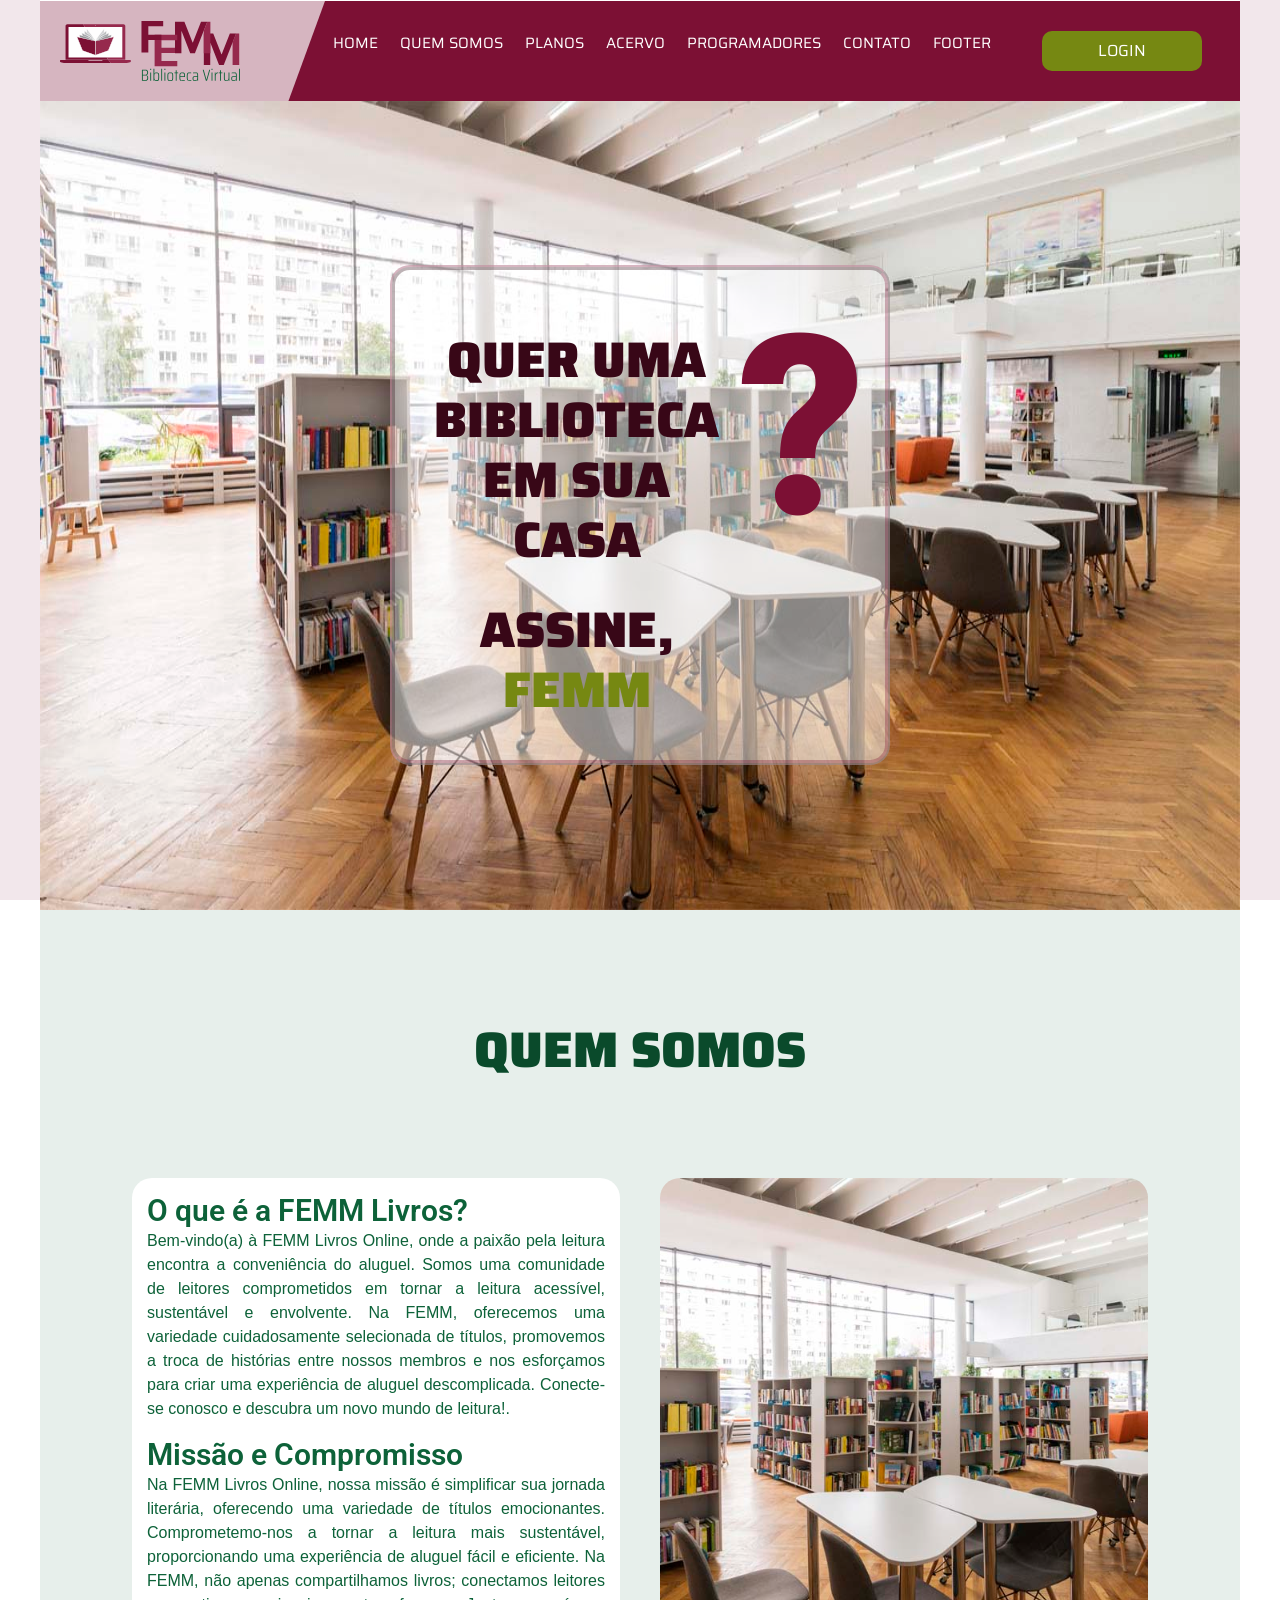
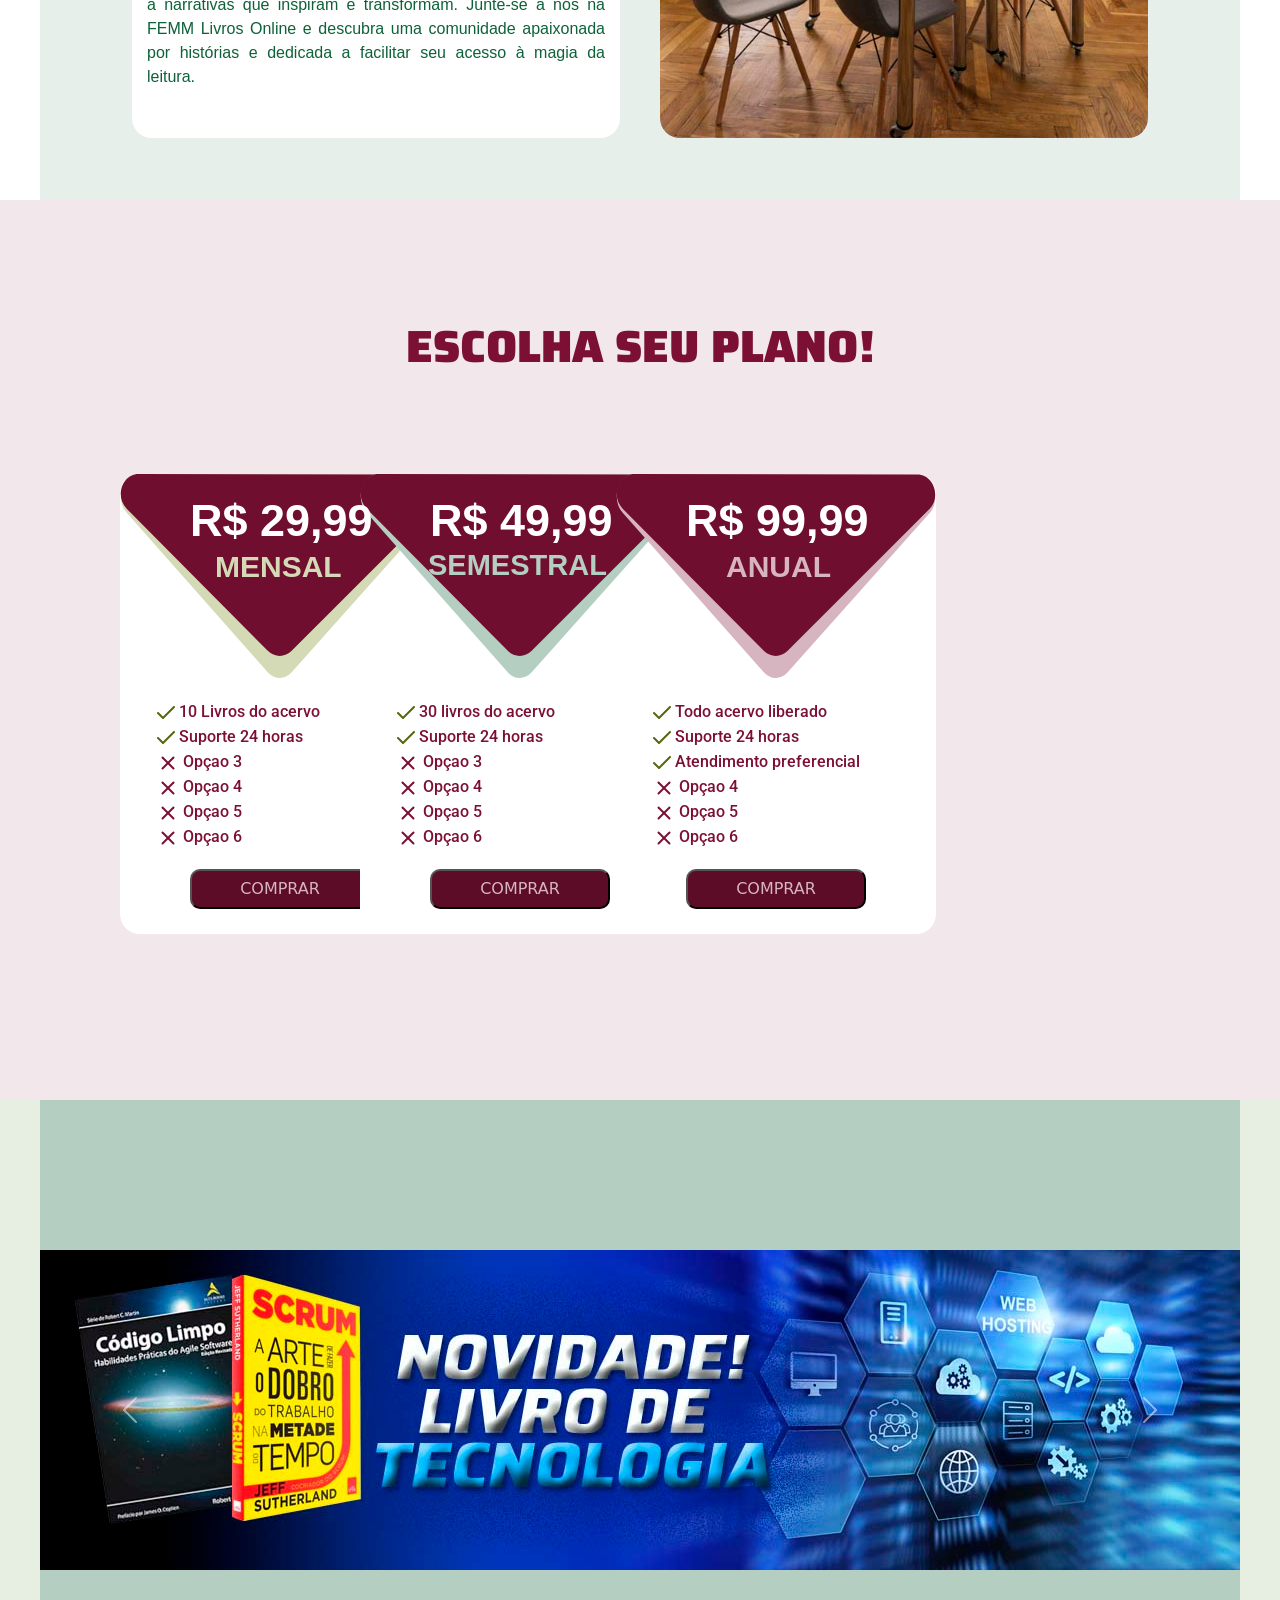
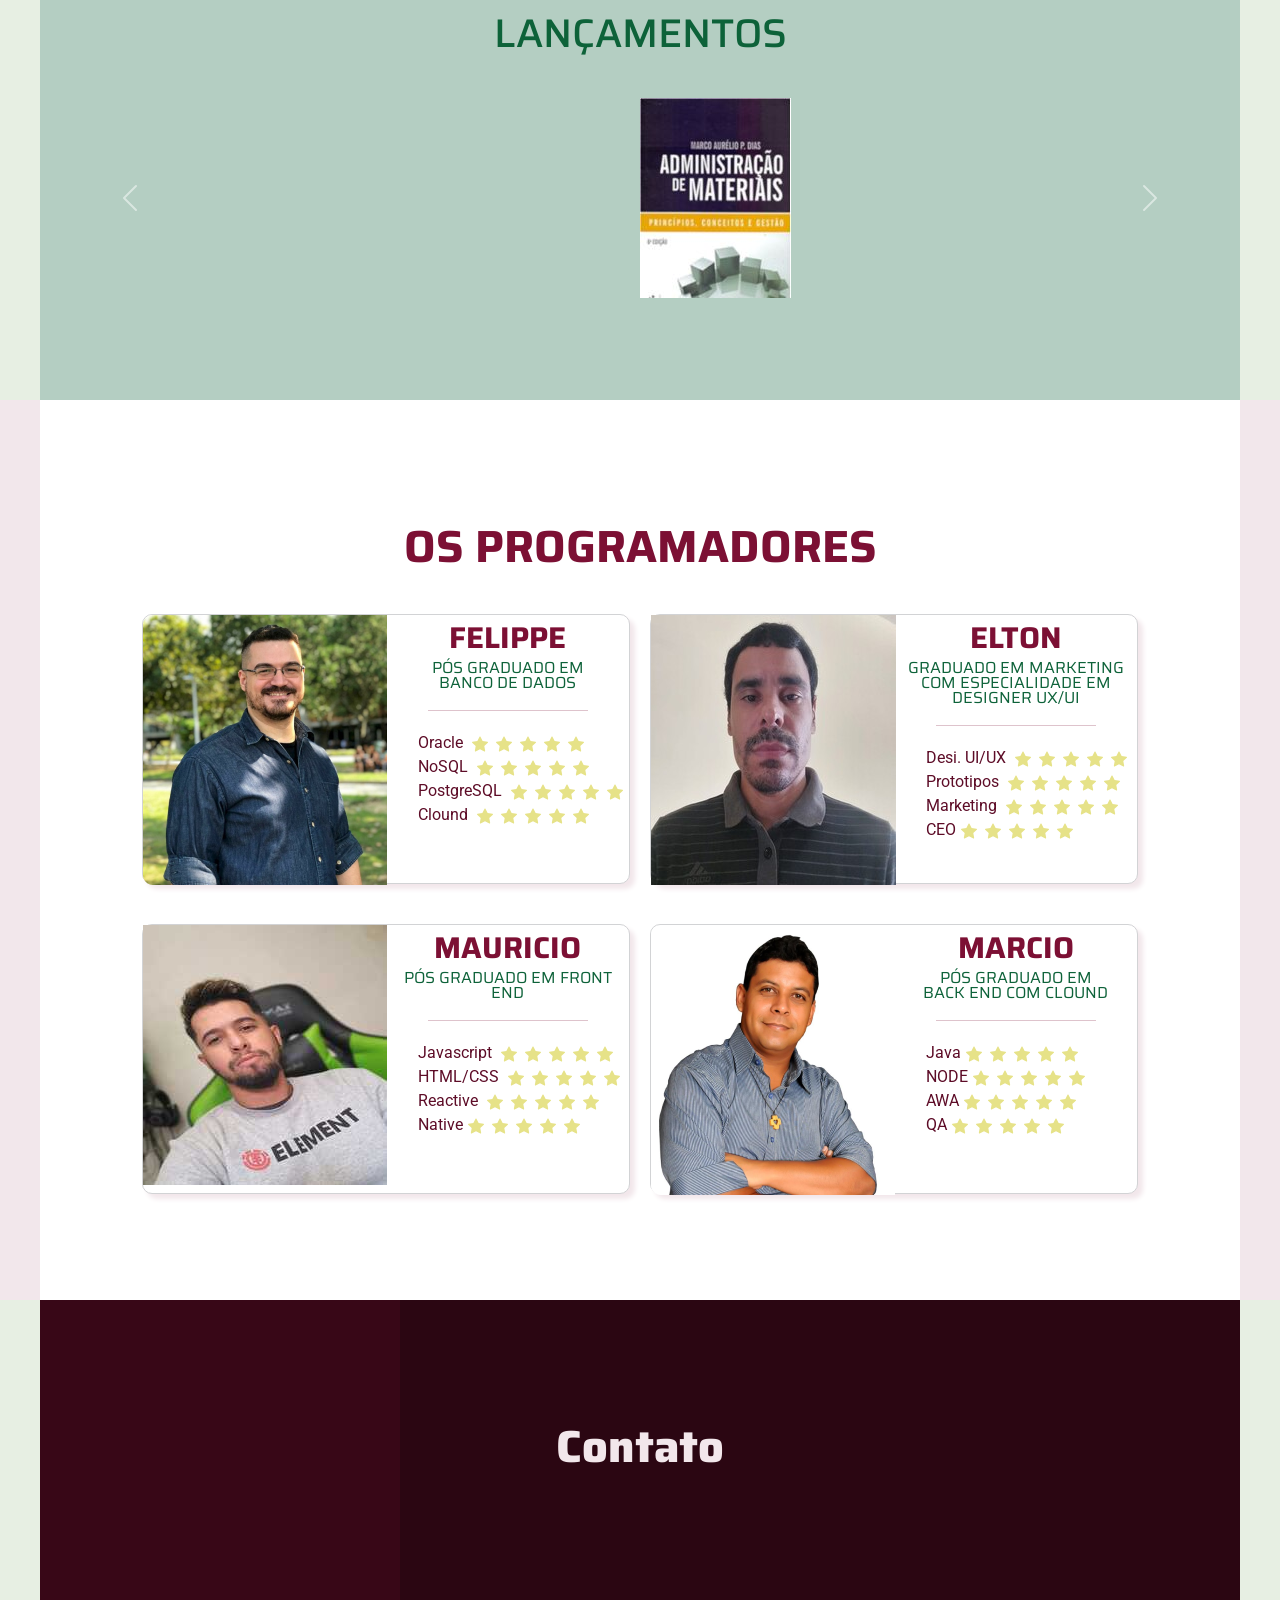
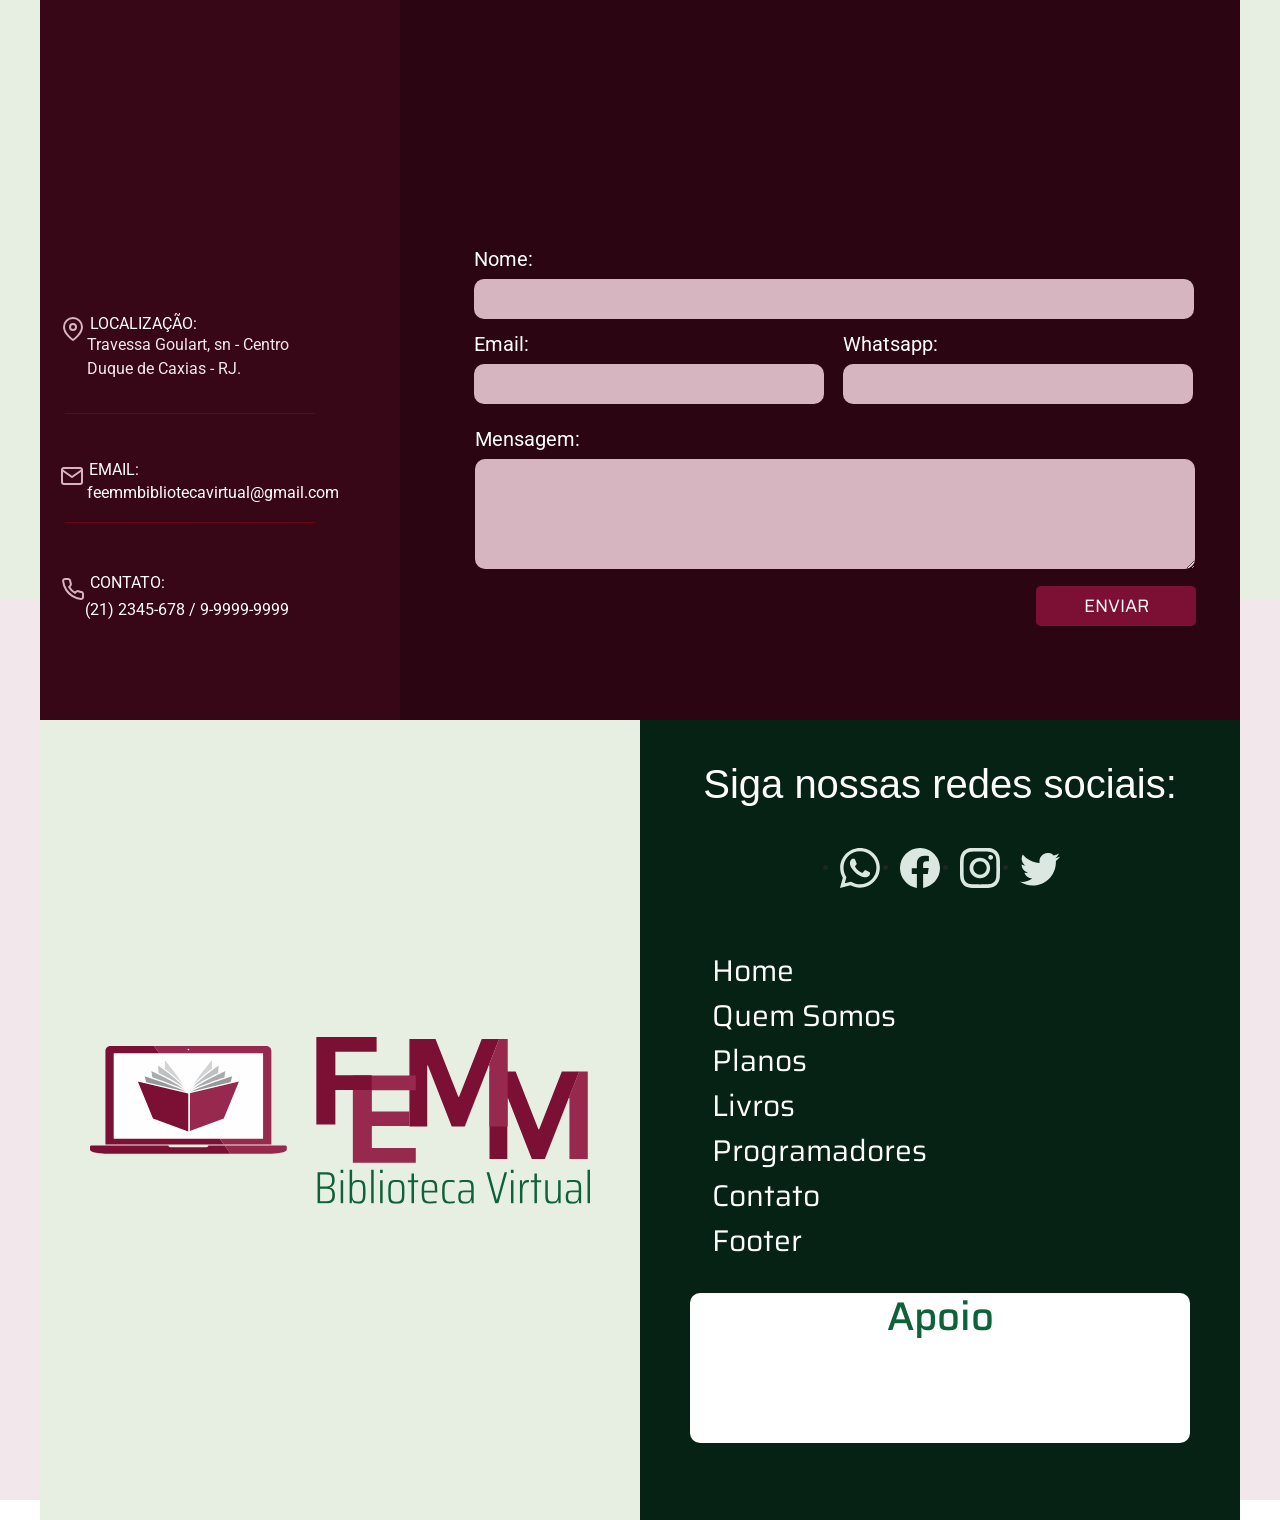
<file: front_End/index.html>
<!DOCTYPE html>
<html lang="pt-BR">
<head>
    <meta charset="UTF-8">
    <meta name="viewport" content="width=device-width, initial-scale=1.0">

    <!--CSS-->
    <link rel="stylesheet" href="./css/style.css">
    <link rel="stylesheet" href="./css/elementos.css">

    <!--BOOSTRAP-->
    <link href="https://cdn.jsdelivr.net/npm/bootstrap@5.3.2/dist/css/bootstrap.min.css" rel="stylesheet" integrity="sha384-T3c6CoIi6uLrA9TneNEoa7RxnatzjcDSCmG1MXxSR1GAsXEV/Dwwykc2MPK8M2HN" crossorigin="anonymous">
    <script src="https://cdn.jsdelivr.net/npm/bootstrap@5.3.2/dist/js/bootstrap.bundle.min.js" integrity="sha384-C6RzsynM9kWDrMNeT87bh95OGNyZPhcTNXj1NW7RuBCsyN/o0jlpcV8Qyq46cDfL" crossorigin="anonymous"></script>

    <script src="./javascript/login.js"></script>

    <link rel="preconnect" href="https://fonts.googleapis.com">
    <link rel="preconnect" href="https://fonts.gstatic.com" crossorigin>
    <link href="https://fonts.googleapis.com/css2?family=Roboto:ital,wght@0,100;0,300;0,400;0,500;0,700;0,900;1,100;1,300;1,400;1,500;1,700;1,900&family=Saira:ital,wght@0,100;0,200;0,300;0,400;0,500;0,600;0,700;0,800;0,900;1,100;1,200;1,300;1,400;1,500;1,600;1,700;1,800;1,900&display=swap" rel="stylesheet">

    <title>FEMM biblioteca Virtual</title>
</head>
<body>
    <section id="home" class="home_fluid container-total">
        <div class="home_cont container-nucleo">
            <header>
                <div>
                    <img class = "fundo_logotipo" src ="./assets/img/Logotipo_BG.svg" alt="fundo do logotipo">
                    <img class = "logotipo" src="./assets/img/FEMM_logotipo 1.svg" alt="logotipo">
                </div>
                    <nav class="nav">
                        <ul>
                          <li><a href="#home">HOME</a></li>
                          <li><a href="#quem_somos">QUEM SOMOS</a></li>
                          <li><a href="#planos">PLANOS</a></li>
                          <li><a href="#acervo">ACERVO</a></li>
                          <li><a href="#programadores">PROGRAMADORES</a></li>
                          <li><a href="#contato">CONTATO</a></li>
                          <li><a href="#footer">FOOTER</a></li>
                        </ul>
                      </nav>
                
                  <div class="btLogin">
                    <button class="botaoLogin" onclick="login()">LOGIN</button>
                  </div>
            </header>
            <main class="main">
                <img class="fotoIndex" src="./assets/img/FotoIndex.png" alt="foto da tela Index">
                <div class="indexConteudo">
                    <div class="ldDireito">
                        <h1 class="indexTitulo">QUER UMA <br>BIBLIOTECA <br>EM SUA CASA</h1>
                        <h1 class="indexSubTitulo">ASSINE, <span class="femm">FEMM</span></h1>
                    </div>
                    <div class="ldEsquerdo">
                        <p class="indexInterrogacao">?</p>
                    </div>
                </div>
            </main>
        </div>
    </section>


    <section id="quem_somos" class="quem_somos_fluid container-total">
        <section id="quem_somos" class="quem_somos_fluid container-total">
            <div class="quem_somos_cont container-nucleo">
                <h1 class="titulo">QUEM SOMOS</h1>
                <div class="row QuemSomosPai">
                <div class="card-group">
                    <div class="col-md-6">
                        <div class="card1">
                            <div class="card-body">
                                <!-- Conteúdo do primeiro card -->
                                <h5 class="card-title">O que é a FEMM Livros?</h5>
                                <p class="card-text justify-text">Bem-vindo(a) à FEMM Livros Online, onde a paixão pela leitura encontra a conveniência do aluguel. Somos uma comunidade de leitores comprometidos em tornar a leitura acessível, sustentável e envolvente. Na FEMM, oferecemos uma variedade cuidadosamente selecionada de títulos, promovemos a troca de histórias entre nossos membros e nos esforçamos para criar uma experiência de aluguel descomplicada. Conecte-se conosco e descubra um novo mundo de leitura!.</p>
                                <h6 class="card-subtitle">Missão e Compromisso</h6>
                                <p class="card-text justify-text">Na FEMM Livros Online, nossa missão é simplificar sua jornada literária, oferecendo uma variedade de títulos emocionantes. Comprometemo-nos a tornar a leitura mais sustentável, proporcionando uma experiência de aluguel fácil e eficiente. Na FEMM, não apenas compartilhamos livros; conectamos leitores a narrativas que inspiram e transformam. Junte-se a nós na FEMM Livros Online e descubra uma comunidade apaixonada por histórias e dedicada a facilitar seu acesso à magia da leitura.</p>
                            </div>
                        </div>
                    </div>
                    <div class="col-md-6">
                        <div class="card2">
                                <!-- Conteúdo do segundo card -->
                                <img class="card-image" src="assets/img/quemsomosimg.svg" alt="livrariaquemsomos">
                            </div>
                        </div>
                    </div>
                </div>
                </div>
            </div>
        </section>
    </section>

    <section id="planos" class="planos_fluid container-total">
        
    <section id="planos" class="planos_fluid container-total">
        <div class="planos_cont container-nucleo">
            <h1 class="títuloPlanos">ESCOLHA SEU PLANO!</h1>
            <div class="planos1">
                <div class="preços">
                    <h2 class="h2Planos">R$ 29,99</h2>
                    <p class="textoPlanos1">MENSAL</p>
                    <img class="imgPlanos" src="./assets/img/plano 1.svg" alt="">
                </div>
                <ul class="listaPlanos1">
                    <li> <img src="./assets/img/check.svg" alt=""> 10 Livros do acervo</li>
                    <li> <img src="./assets/img/check.svg" alt=""> Suporte 24 horas</li>
                    <li> <img src="./assets/img/x 6.svg" alt=""> Opçao 3</li>
                    <li> <img src="./assets/img/x 6.svg" alt=""> Opçao 4</li>
                    <li> <img src="./assets/img/x 6.svg" alt=""> Opçao 5</li>
                    <li> <img src="./assets/img/x 6.svg" alt=""> Opçao 6</li>
                </ul>
                <button class="buttonPlanos">COMPRAR</button>
            </div>
            <div class="planos2">
                <div class="preços">
                    <h2 class="h2Planos">R$ 49,99</h2>
                    <p class="textoPlanos2">SEMESTRAL</p>
                    <img class="imgPlanos" src="./assets/img/plano 2.svg" alt="">
                </div>
                <ul class="listaPlanos1">
                    <li> <img src="./assets/img/check.svg" alt=""> 30 livros do acervo</li>
                    <li> <img src="./assets/img/check.svg" alt=""> Suporte 24 horas</li>
                    <li> <img src="./assets/img/x 6.svg" alt=""> Opçao 3</li>
                    <li> <img src="./assets/img/x 6.svg" alt=""> Opçao 4</li>
                    <li> <img src="./assets/img/x 6.svg" alt=""> Opçao 5</li>
                    <li> <img src="./assets/img/x 6.svg" alt=""> Opçao 6</li>
                </ul>
                <button class="buttonPlanos">COMPRAR</button>
            </div>
            <div class="planos3">
                <div class="preços">
                    <h2 class="h2Planos">R$ 99,99</h2>
                    <p class="textoPlanos3">ANUAL</p>
                    <img class="imgPlanos" src="./assets/img/plano (3).svg" alt="">
                </div>
                <ul class="listaPlanos1">
                    <li> <img src="./assets/img/check.svg" alt=""> Todo acervo liberado</li>
                    <li> <img src="./assets/img/check.svg" alt=""> Suporte 24 horas</li>
                    <li> <img src="./assets/img/check.svg" alt=""> Atendimento preferencial</li>
                    <li> <img src="./assets/img/x 6.svg" alt=""> Opçao 4</li>
                    <li> <img src="./assets/img/x 6.svg" alt=""> Opçao 5</li>
                    <li> <img src="./assets/img/x 6.svg" alt=""> Opçao 6</li>
                </ul>
                <button class="buttonPlanos">COMPRAR</button>
            </div>
        </div>
    </section>
        </div>
    </section>

    <section id="acervo" class="acervo_fluid container-total">
        <div class="acervo_cont container-nucleo">
            <!--Carrosel com os banner-->
            <div id="carouselExampleAutoplaying" class="carousel slide banner" data-bs-ride="carousel">
                <div class="carousel-inner">
                    <div class="carousel-item active">
                    <img src="./assets/banner/banner1.jpg" class="d-block w-100" alt="...">
                    </div>
                    <div class="carousel-item">
                    <img src="./assets/banner/banner2.jpg" class="d-block w-100" alt="...">
                    </div>
                    <div class="carousel-item">
                    <img src="./assets/banner/banner3.jpg" class="d-block w-100" alt="...">
                    </div>
                      <div class="carousel-item">
                    <img src="./assets/banner/banner4.jpg" class="d-block w-100" alt="...">
                    </div>
                </div>
                <button class="carousel-control-prev" type="button" data-bs-target="#carouselExampleAutoplaying" data-bs-slide="prev">
                    <span class="carousel-control-prev-icon" aria-hidden="true"></span>
                    <span class="visually-hidden">Previous</span>
                </button>
                <button class="carousel-control-next" type="button" data-bs-target="#carouselExampleAutoplaying" data-bs-slide="next">
                    <span class="carousel-control-next-icon" aria-hidden="true"></span>
                    <span class="visually-hidden">Next</span>
                </button>
            </div>
            <!--Carrosel com capas-->

            <h1 class="lancamentos">LANÇAMENTOS</h1>

            <div id="carouselExample" class="carousel slide">
                <div class="carousel-inner carouselCentralizado">
                  <div class="carousel-item active">
                    <img src="./assets/banner/capa_livros_adm.jpg" class="d-block" alt="...">
                  </div>
                  <div class="carousel-item">
                    <img src="./assets/banner/capa_livros_brincando.jpg" class="d-block" alt="...">
                  </div>
                  <div class="carousel-item">
                    <img src="./assets/banner/capa_livros_codigo_limpo.jpg" class="d-block" alt="...">
                  </div>
                  <div class="carousel-item">
                    <img src="./assets/banner/capa_livros_historia_Psicologia.jpg" class="d-block" alt="...">
                  </div>
                  <div class="carousel-item">
                    <img src="./assets/banner/capa_livros_manual_direito.jpg" class="d-block" alt="...">
                  </div>
                  <div class="carousel-item">
                    <img src="./assets/banner/capa_livros_psicologia1.jpg" class="d-block" alt="...">
                  </div>
                </div>
                <button class="carousel-control-prev" type="button" data-bs-target="#carouselExample" data-bs-slide="prev">
                  <span class="carousel-control-prev-icon" aria-hidden="true"></span>
                  <span class="visually-hidden">Previous</span>
                </button>
                <button class="carousel-control-next" type="button" data-bs-target="#carouselExample" data-bs-slide="next">
                  <span class="carousel-control-next-icon" aria-hidden="true"></span>
                  <span class="visually-hidden">Next</span>
                </button>
              </div>
                       
        </div>
    </section>

    <section id="programadores" class="programadores_fluid container-total">
        <div class="programadores_cont container-nucleo">
            <h1 class="titulo">OS PROGRAMADORES</h1>
            <div class="cardProgramadores">
                <div class="cardSuperior">
                           <!--Felipe-->
                           <div class="cardPro cardFelipe">
                            <div class="cardFoto">
                                <img src="./assets/img/fotoFelipe.png" alt="Felipe">
                            </div>
                            <div class="cardConteudo">
                                <div class="cardTitulo">FELIPPE</div>
                                <div class="cardSubTitulo">PÓS GRADUADO EM <br> BANCO DE DADOS</div>
                                <hr class="linha">
                                <ul class="cardListas">
                                    <li>Oracle  <span class="estrelas"><img src="./assets/icon/estrelas.svg"> </span></li>
                                    <li>NoSQL <span class="estrelas"><img src="./assets/icon/estrelas.svg"> </span></li>
                                    <li>PostgreSQL <span class="estrelas"><img src="./assets/icon/estrelas.svg"> </span></li>
                                    <li>Clound <span class="estrelas"><img src="./assets/icon/estrelas.svg"> </span></li>
                                </ul>
                            </div>
                        </div>
                    <!--Elton-->
                        <div class="cardPro cardElton">
                            <div class="cardFoto">
                                <img src="./assets/img/FotoElton.jpeg" alt="Elton">
                            </div>
                            <div class="cardConteudo">
                                <div class="cardTitulo">ELTON</div>
                                <div class="cardSubTitulo">GRADUADO EM MARKETING<br>COM ESPECIALIDADE EM <br>DESIGNER UX/UI</div>
                                <hr class="linha">
                                <ul class="cardListas">
                                    <li>Desi. UI/UX  <span class="estrelas"><img src="./assets/icon/estrelas.svg"> </span></li>
                                    <li>Prototipos <span class="estrelas"><img src="./assets/icon/estrelas.svg"> </span></li>
                                    <li>Marketing <span class="estrelas"><img src="./assets/icon/estrelas.svg"> </span></li>
                                    <li>CEO<span class="estrelas"><img src="./assets/icon/estrelas.svg"> </span></li>
                                </ul>
                            </div>
                        </div>
                </div>
         
                <div class="cardInferior">
                              <!--Mauricio-->
                              <div class="cardPro cardMauricio">
                                <div class="cardFoto">
                                    <img src="./assets/img/Foto_Mauricio.jpg" alt="Elton">
                                </div>
                                <div class="cardConteudo">
                                    <div class="cardTitulo">MAURICIO</div>
                                    <div class="cardSubTitulo">PÓS GRADUADO EM FRONT END</div>
                                    <hr class="linha">
                                    <ul class="cardListas">
                                        <li>Javascript  <span class="estrelas"><img src="./assets/icon/estrelas.svg"> </span></li>
                                        <li>HTML/CSS <span class="estrelas"><img src="./assets/icon/estrelas.svg"> </span></li>
                                        <li>Reactive <span class="estrelas"><img src="./assets/icon/estrelas.svg"> </span></li>
                                        <li>Native<span class="estrelas"><img src="./assets/icon/estrelas.svg"> </span></li>
                                    </ul>
                                </div>
                            </div>
                        
                <!--Marcio-->
                    <div class="cardPro cardMarcio">
                        <div class="cardFoto">
                            <img src="./assets/img/fotoMarcio.png" alt="Marcio">
                        </div>
                        <div class="cardConteudo">
                            <div class="cardTitulo">MARCIO</div>
                            <div class="cardSubTitulo">PÓS GRADUADO EM <br>BACK END COM CLOUND</div>
                            <hr class="linha">
                            <ul class="cardListas">
                                <li>Java<span class="estrelas"><img src="./assets/icon/estrelas.svg"> </span></li>
                                <li>NODE<span class="estrelas"><img src="./assets/icon/estrelas.svg"> </span></li>
                                <li>AWA<span class="estrelas"><img src="./assets/icon/estrelas.svg"> </span></li>
                                <li>QA<span class="estrelas"><img src="./assets/icon/estrelas.svg"> </span></li>
                            </ul>
                        </div>
                    </div>
                </div>
      
                    
                </div>
                
            </div>
        
    </section>

      <section id="contato" class="contato_fluid container-total">
        <div class="contato_cont container-nucleo">
            <h1 class="titulo">Contato</h1>

            <div data-aos="fade-up">
                <iframe style="border:0; width: 100%; height: 350px;" src="https://www.google.com/maps/embed?pb=!1m18!1m12!1m3!1d1093.6308437287378!2d-43.308584185218685!3d-22.78315007224043!2m3!1f0!2f0!3f0!3m2!1i1024!2i768!4f13.1!3m3!1m2!1s0x990add907a0ad7%3A0x248c02f75dc2a385!2sSENAI%20Caxias!5e0!3m2!1spt-BR!2sbr!4v1698240563185!5m2!1spt-BR!2sbr"></iframe>
              </div>

            <div class="ContatoPai">
                <div class="Info1">
                <div class="localizacao-container titulo">
                    <div class="icone-container">
                        <img src="assets/icon/map-pin 1.svg" alt="Ícone">
                    </div>
                    <div class="localizacao-titulo">
                        <h2>LOCALIZAÇÃO:</h2>
                    </div>
                    <div class="localizacao-texto">
                        <p>Travessa Goulart, sn - Centro <br> Duque de Caxias - RJ.</p>
                    </div>
                </div>
    

                <div class="hrlinha">
                <hr class="linha1">
                </div>


                <div class="email-container titulo">
                    <div class="icone-container">
                        <img src="assets/icon/mail 1.svg" alt="Ícone">
                    </div>
                    <div class="email-titulo">
                        <h2>EMAIL:</h2>
                    </div>
                    <div class="email-texto">
                        <p>feemmbibliotecavirtual@gmail.com</p>
                    </div>
                </div>
    

                <div class="hrlinha">
                <hr class="linha2">
                </div>

                <div class="contato-container titulo">
                    <div class="icone-container">
                        <img src="assets/icon/phone 1.svg" alt="Ícone">
                    </div>
                    <div class="contato-titulo">
                        <h2>CONTATO:</h2>
                    </div>
                    <div class="contato-texto">
                        <p>(21) 2345-678 / 9-9999-9999</p>
                    </div>
                    
                </div> 
            </div>
                <!-- FORM-->
                <div class="Info2">
                <div class="container">
                    <div class="box form-box">
                    <label for="nome">Nome:</label>
                    <input type="text" id="nome" name="nome">
                </div>
            
                <div class="box-group form-box">
                    <div class="box form-box">
                        <label for="email">Email:</label>
                        <input type="text" id="email" name="email">
                    </div>
            
                    <div class="box form-box">
                        <label for="whatsapp">Whatsapp:</label>
                        <input type="text" id="whatsapp" name="whatsapp">
                    </div>
                </div>
                <div class="box form-box box-message">
                    <label for="mensagem">Mensagem:</label>
                    <textarea id="mensagem" name="mensagem" rows="4"></textarea>
                </div>
                <button class="button">ENVIAR</button>
            </div>            
            </div>
        </div>
    </section>

    <footer id="footer" class="footer_fluid container-total">
        <div class="footer_cont container-nucleo">
            <div class="areaTotal">
                <div class="ldDireitoFooter">
                    <img class="logoFooter" src="./assets/img/FEMM_logotipo_footer_novo.svg" alt="logotipo">
                </div>
                <div class="ldEsquerdoFooter">
                    <div class="FooterTitulo">
                        <h1>Siga nossas redes sociais:</h1>
                    </div>
                    <div class="redesSociaisFooter">
                        <ul class="listaFooter">
                            <li class="lista"><img src="./assets/icon/whatsapp 1.svg" alt=""></li>
                            <li class="lista"><img src="./assets/icon/facebook 1.svg" alt=""></li>
                            <li class="lista"><img src="./assets/icon/instagram 1.svg" alt=""></li>
                            <li class="lista"><img src="./assets/icon/twitter 1.svg" alt=""></li>
                        </ul>
                    </div>
                    <div class="menuFooter">
                        <ul class="listasMenu">
                            <li class="listasFooter"><a href="#home">Home</a></li>
                            <li class="listasFooter"><a href="#quem_somos">Quem Somos</a></li>
                            <li class="listasFooter"><a href="#planos">Planos</a></li>
                            <li class="listasFooter"><a href="#acervo">Livros</a></li>
                            <li class="listasFooter"><a href="#programadores">Programadores</a></li>
                            <li class="listasFooter"><a href="#contato">Contato</a></li>
                            <li class="listasFooter"><a href="#footer">Footer</a></li>
                        </ul>
                    </div>
                    <div class="apoioFooter">
                        <h1 class="ApoioTitulo">Apoio</h1>
                    </div>
                </div>
            </div>
        </div>
    </footer>
    
</body>
</html>
</file>
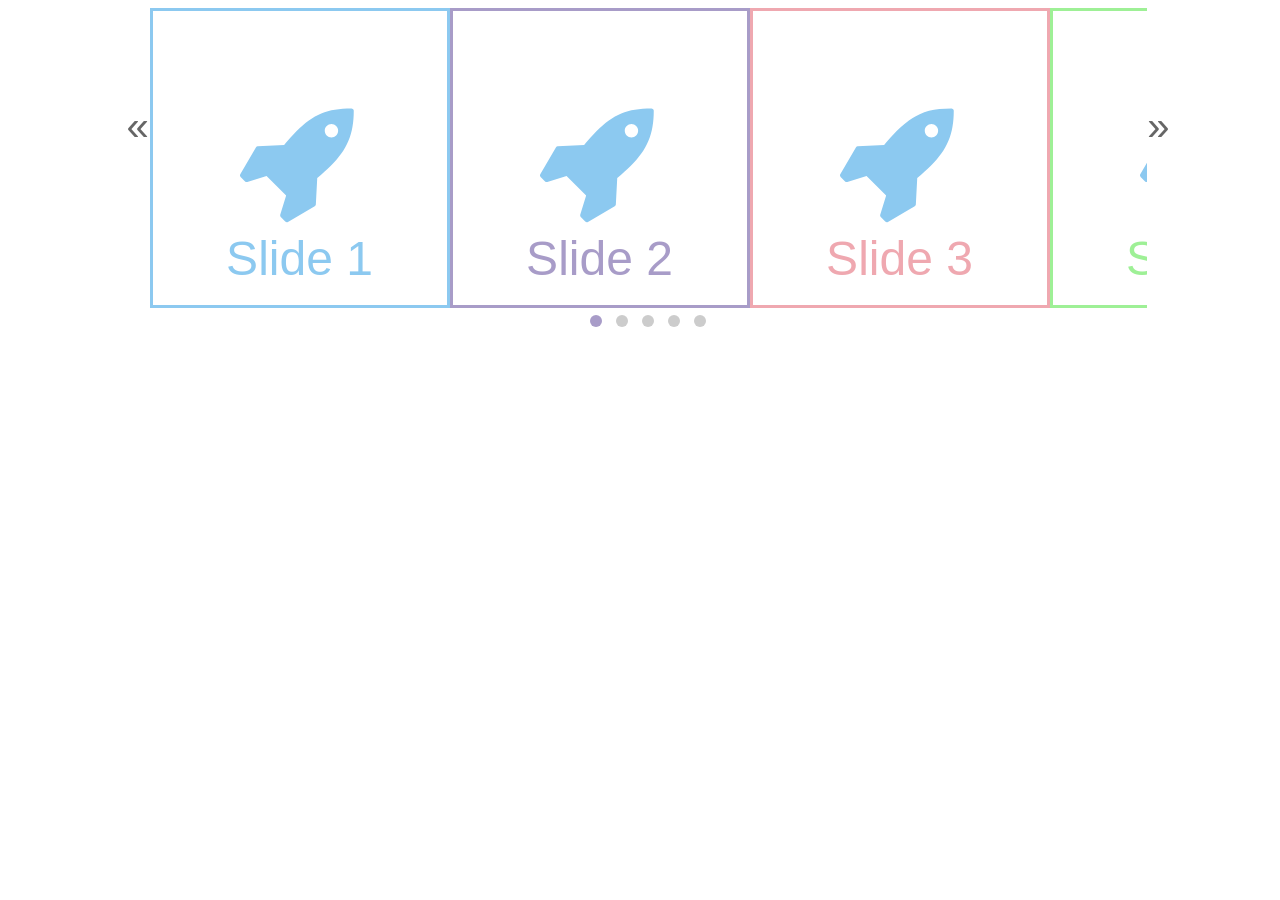
<file: front_End/javascript/Glider.js-master/index.html>
<!doctype html>
<html>
  <head>
    <meta name="viewport" content="width=device-width, initial-scale=1, shrink-to-fit=no"> <style type="text/css">@-ms-viewport{width:auto!important;}</style>
    <link rel="stylesheet" type="text/css" href="glider.css" />
    <script src="glider.js"></script>
    <script>
      window.addEventListener('load',function(){
        document.querySelector('.glider').addEventListener('glider-slide-visible', function(event){
            var glider = Glider(this);
            console.log('Slide Visible %s', event.detail.slide)
        });
        document.querySelector('.glider').addEventListener('glider-slide-hidden', function(event){
            console.log('Slide Hidden %s', event.detail.slide)
        });
        document.querySelector('.glider').addEventListener('glider-refresh', function(event){
            console.log('Refresh')
        });
        document.querySelector('.glider').addEventListener('glider-loaded', function(event){
            console.log('Loaded')
        });

        window._ = new Glider(document.querySelector('.glider'), {
            slidesToShow: 1, //'auto',
            slidesToScroll: 1,
            itemWidth: 150,
            draggable: true,
            scrollLock: false,
            dots: '#dots',
            rewind: true,
            arrows: {
                prev: '.glider-prev',
                next: '.glider-next'
            },
            responsive: [
                {
                    breakpoint: 800,
                    settings: {
                        slidesToScroll: 'auto',
                        itemWidth: 300,
                        slidesToShow: 'auto',
                        exactWidth: true
                    }
                },
                {
                    breakpoint: 700,
                    settings: {
                        slidesToScroll: 4,
                        slidesToShow: 4,
                        dots: false,
                        arrows: false,
                    }
                },
                {
                    breakpoint: 600,
                    settings: {
                        slidesToScroll: 3,
                        slidesToShow: 3
                    }
                },
                {
                    breakpoint: 500,
                    settings: {
                        slidesToScroll: 2,
                        slidesToShow: 2,
                        dots: false,
                        arrows: false,
                        scrollLock: true
                    }
                }
            ]
        });
      });
    </script>


    <!--
        Used to frame the glider on the page

        Not necessary for Glider.js
    -->
    <style type="text/css">
        * {
            box-sizing: border-box
        }
        html, body {
            width: 100%;
            overflow: hidden;
        }
        .glider-contain {
            width: 90%;
            max-width: 997px;
            margin: 0 auto;
        }
        .glider-slide {
            display: flex;
            justify-content: center;
            align-items: center;
            min-height: 300px;
            border: 3px solid currentColor;
            background-image: url('logo.svg');
            background-size:contain;
            background-repeat: no-repeat;
            background-position: center;

        }
        .glider-slide img {
            width: 100%;
        }
        .glider-slide .slide-title {
            font-family: Inter, Roboto, 'Helvetica Neue', 'Arial Nova', 'Nimbus Sans', Arial, sans-serif;
            /* https://modernfontstacks.com/ */
            font-size: 3rem;
            position: relative;
            top: 100px;
        }

        .glider-slide:nth-child(4n+1){
            color:#8cc9f0;
        }
        .glider-slide:nth-child(4n+2) {
            color:#a89cc8;
        }
        .glider-slide:nth-child(4n+3) {
            color:#efa8b0;
        }
        .glider-slide:nth-child(4n) {
            color:#9ef096;
        }
     

        
    </style>
  </head>
  <body>
    <div class="glider-contain">
        <div class="glider">
            <div><span class="slide-title">Slide 1</span></div>
            <div><span class="slide-title">Slide 2</span></div>
            <div><span class="slide-title">Slide 3</span></div>
            <div><span class="slide-title">Slide 4</span></div>
            <div><span class="slide-title">Slide 5</span></div>
            <div><span class="slide-title">Slide 6</span></div>
            <div><span class="slide-title">Slide 7</span></div>
            <div><span class="slide-title">Slide 8</span></div>
            <div><span class="slide-title">Slide 9</span></div>
            <div><span class="slide-title">Slide 10</span></div>
            <div><span class="slide-title">Slide 11</span></div>
            <div><span class="slide-title">Slide 12</span></div>
            <div><span class="slide-title">Slide 13</span></div>
            <div><span class="slide-title">Slide 14</span></div>
            <div><span class="slide-title">Slide 15</span></div>
            <div><span class="slide-title">Slide 16</span></div>
        </div>
        <button class="glider-prev">&laquo;</button>
        <button class="glider-next">&raquo;</button>
        <div id="dots"></div>
    </div>
  </body>
</html>
</file>
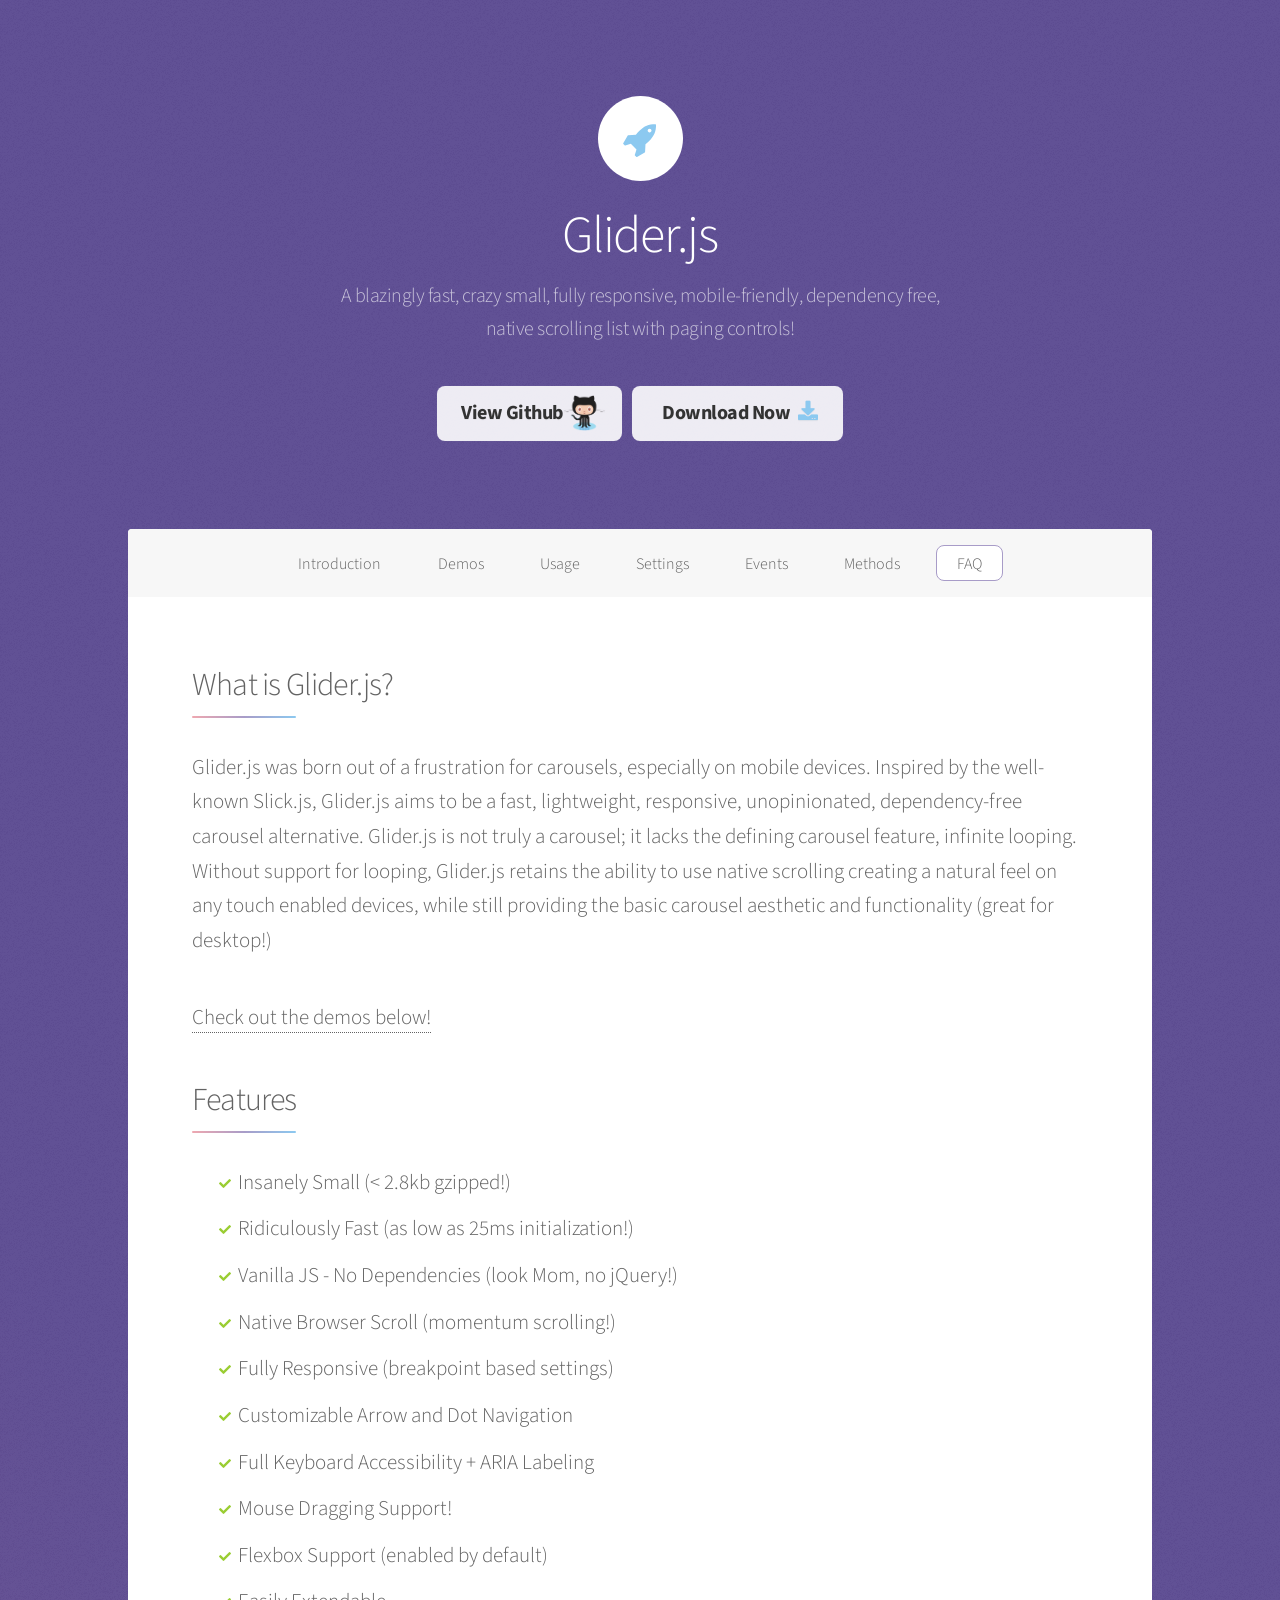
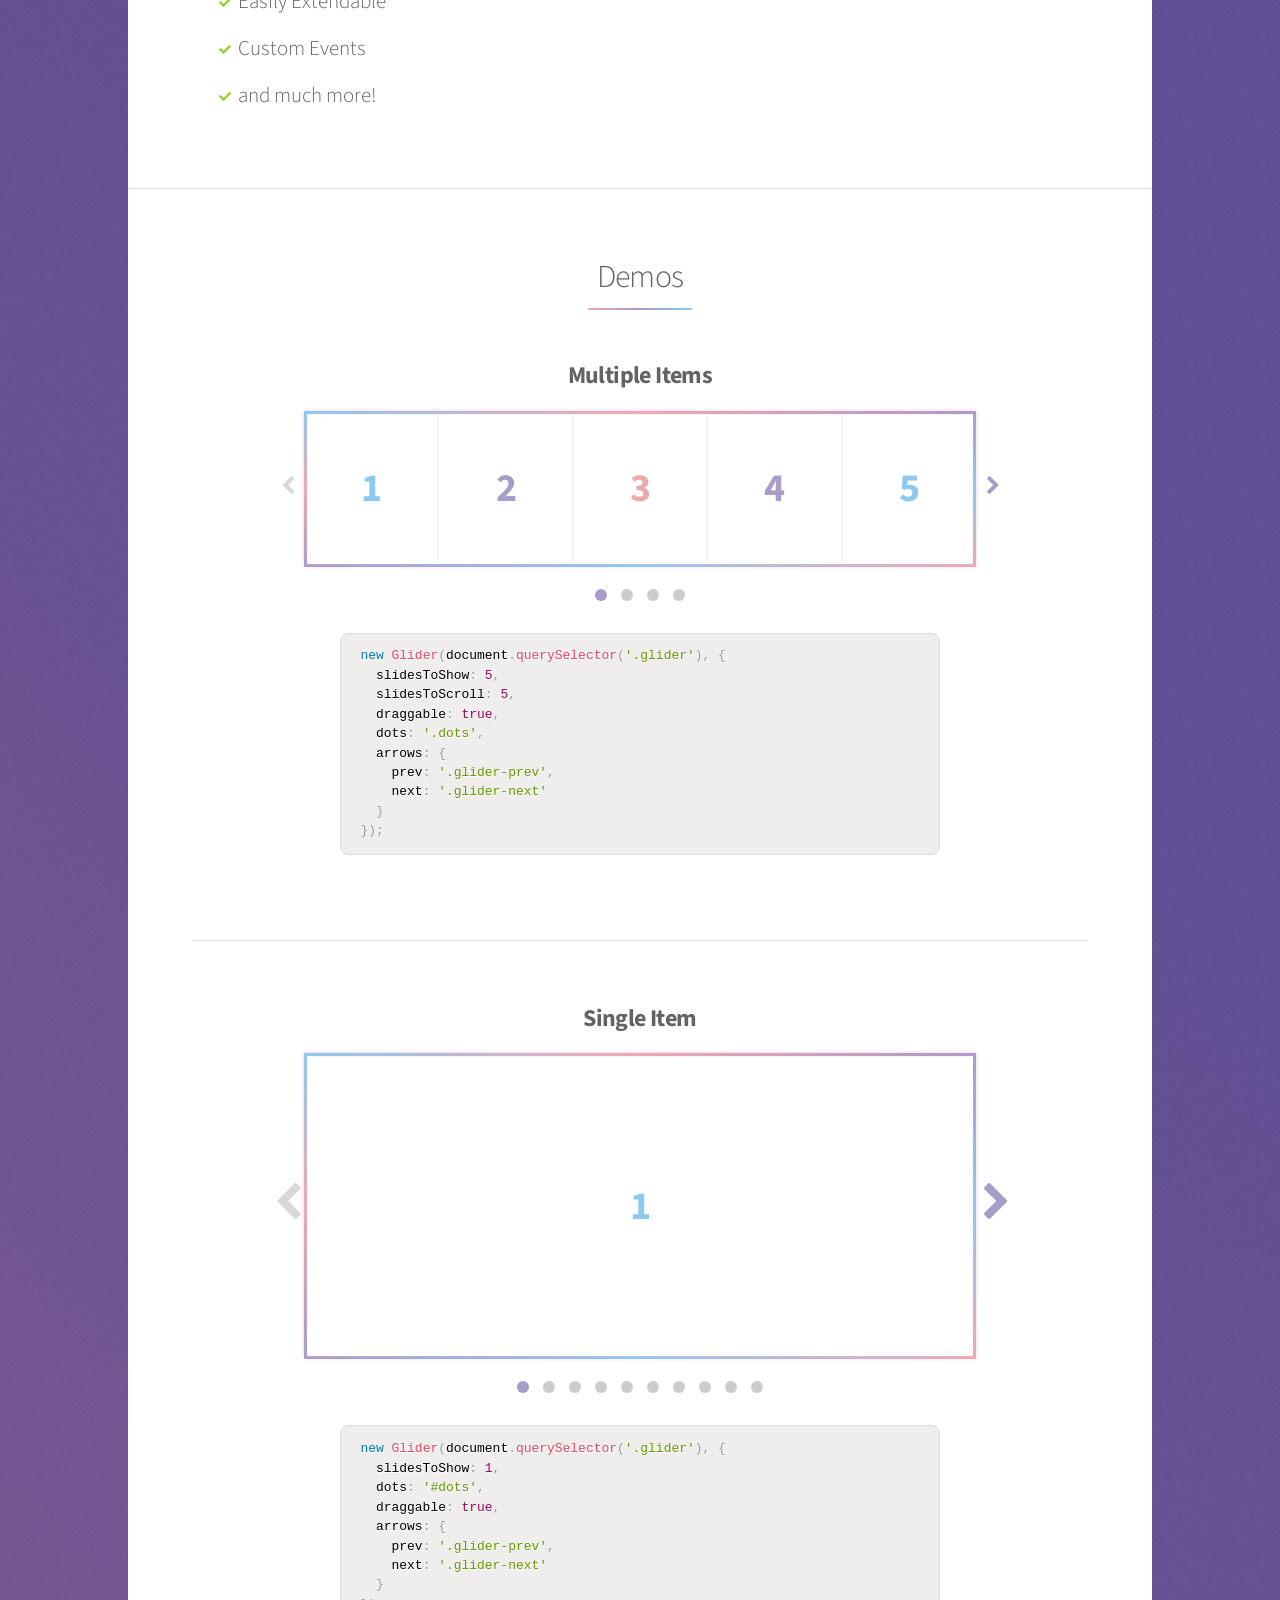
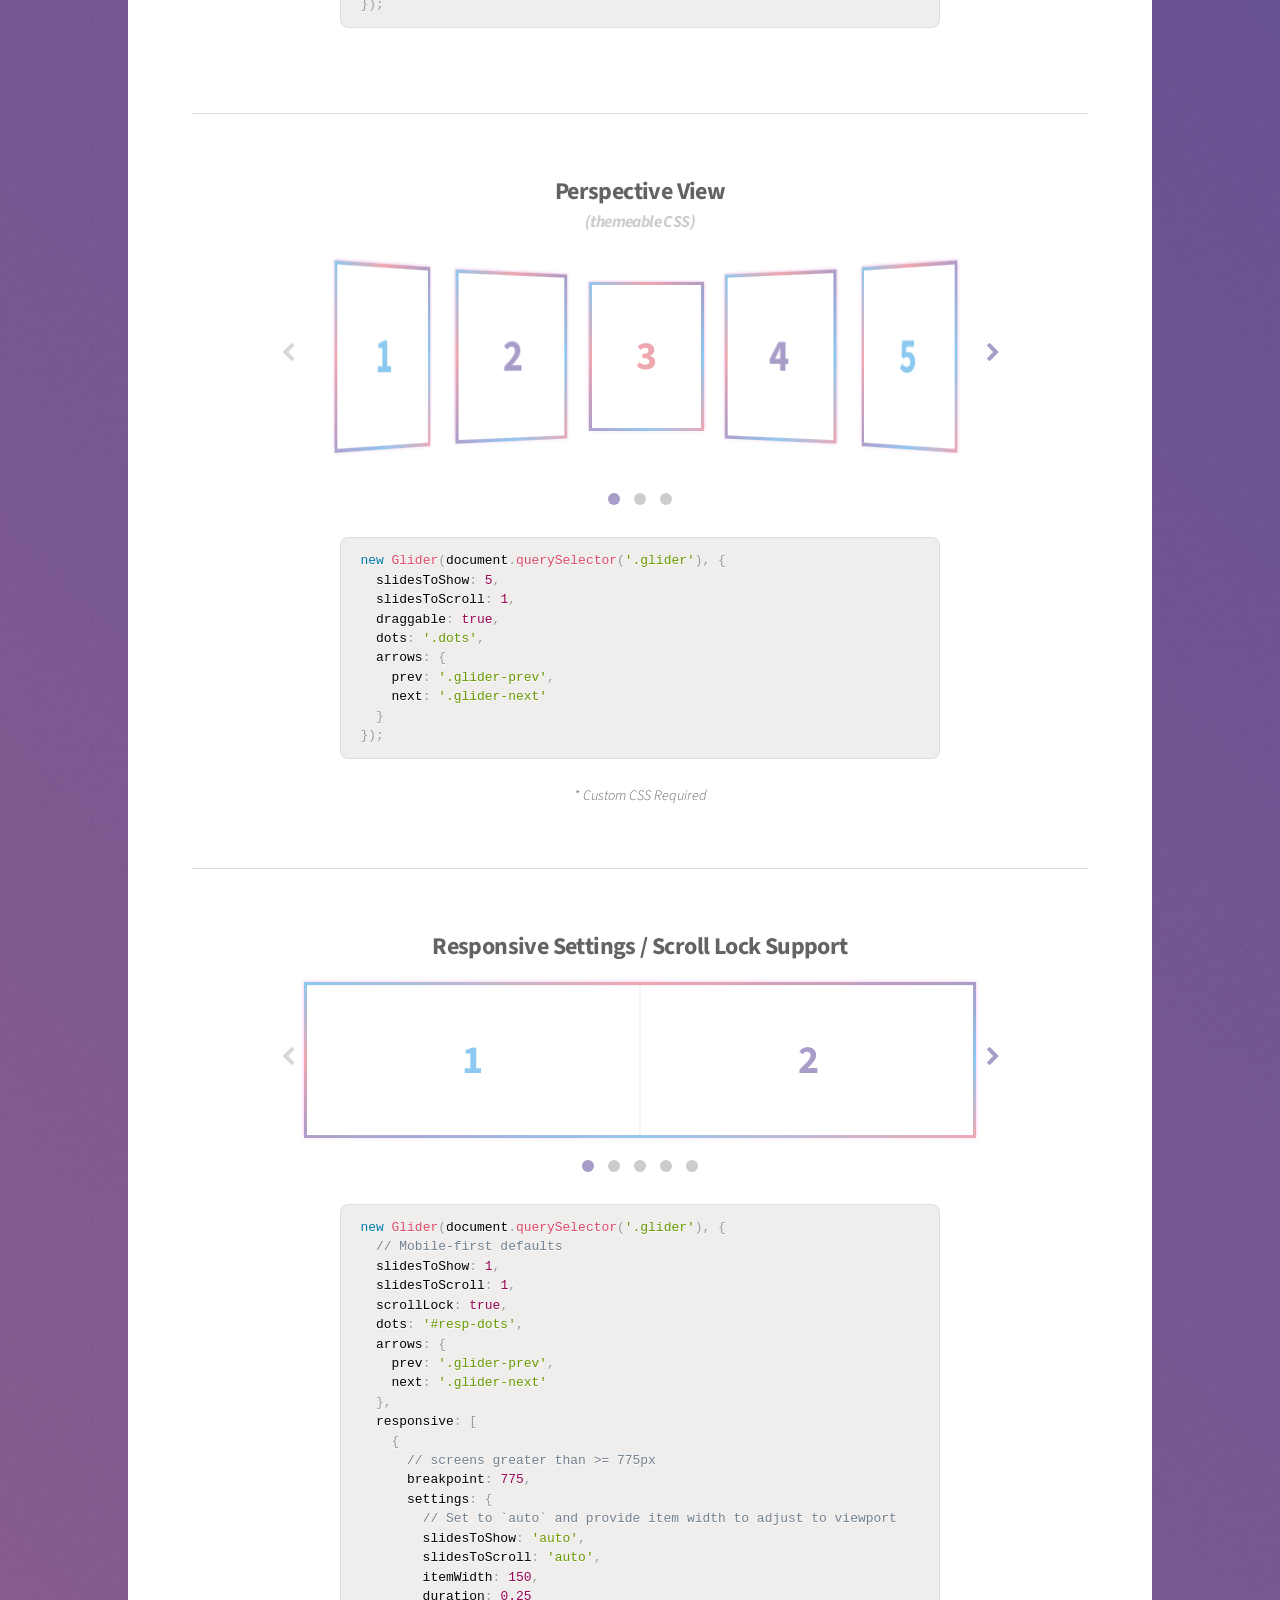
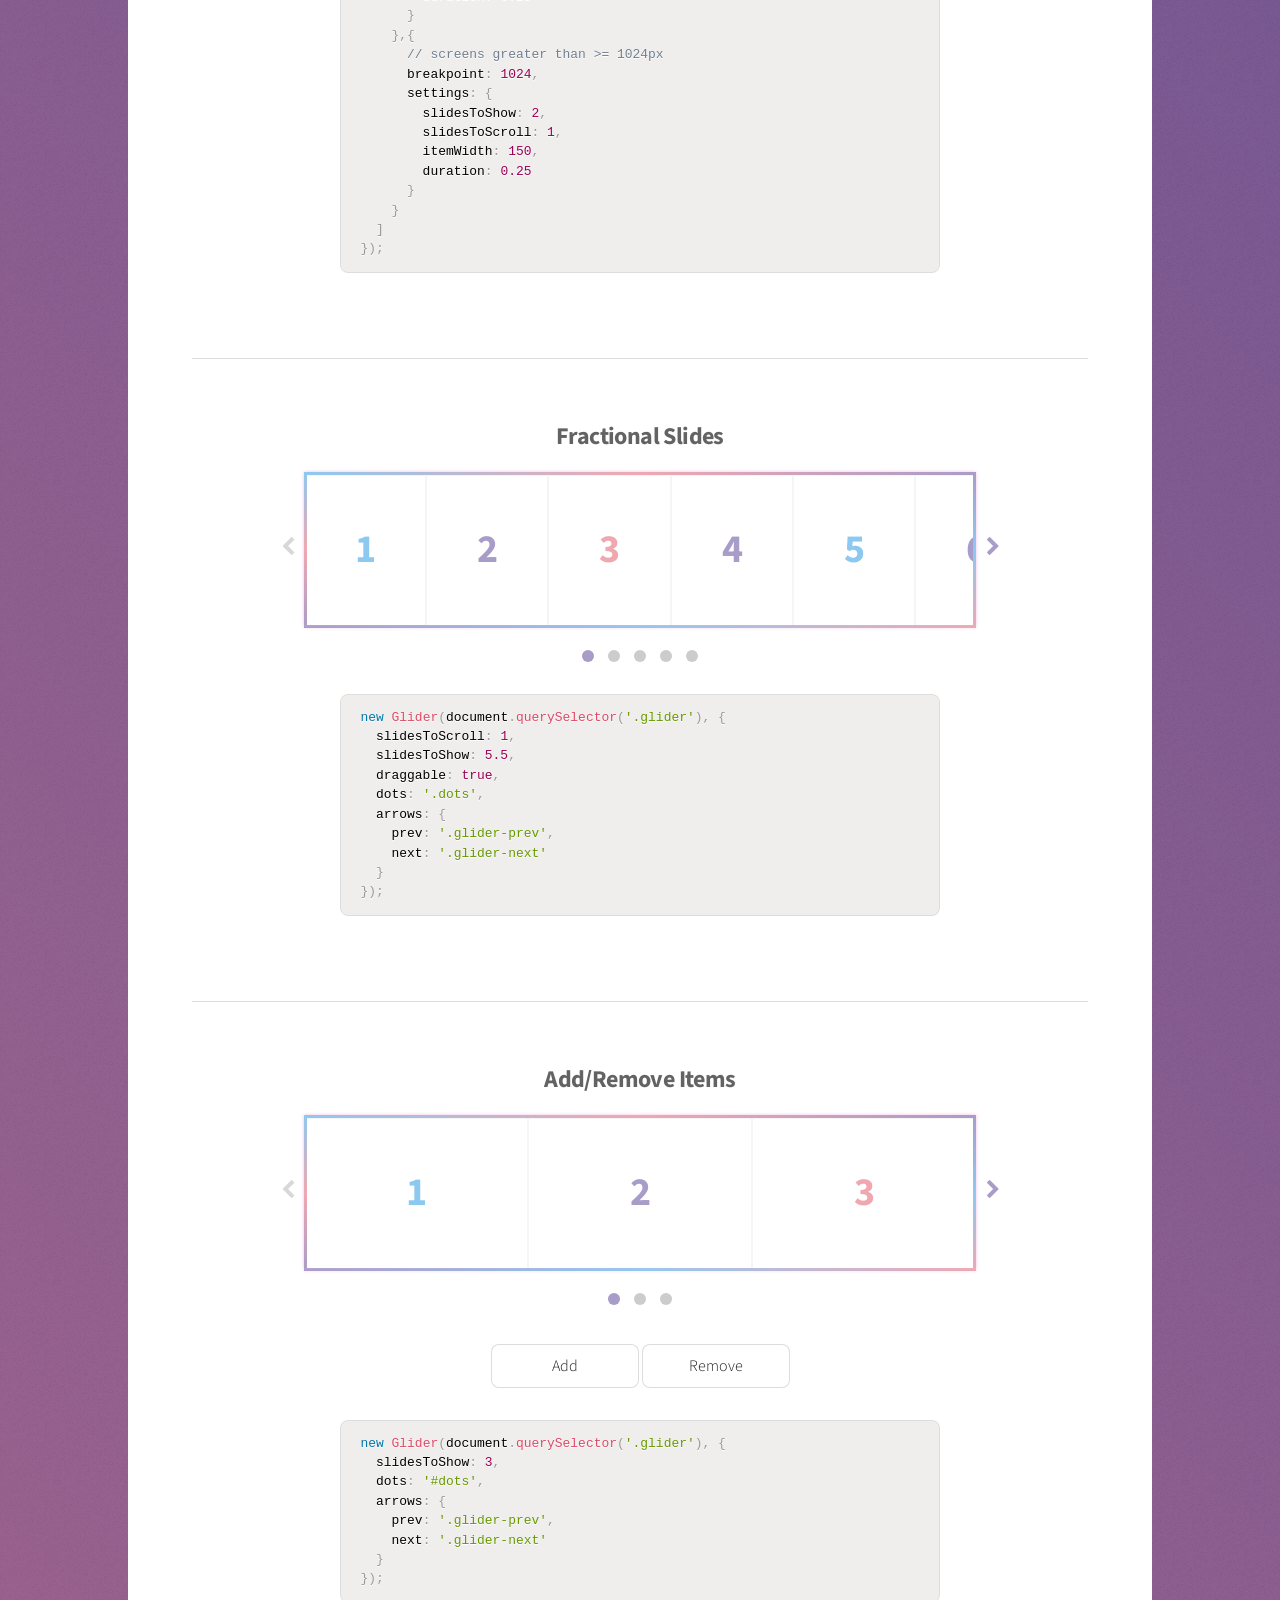
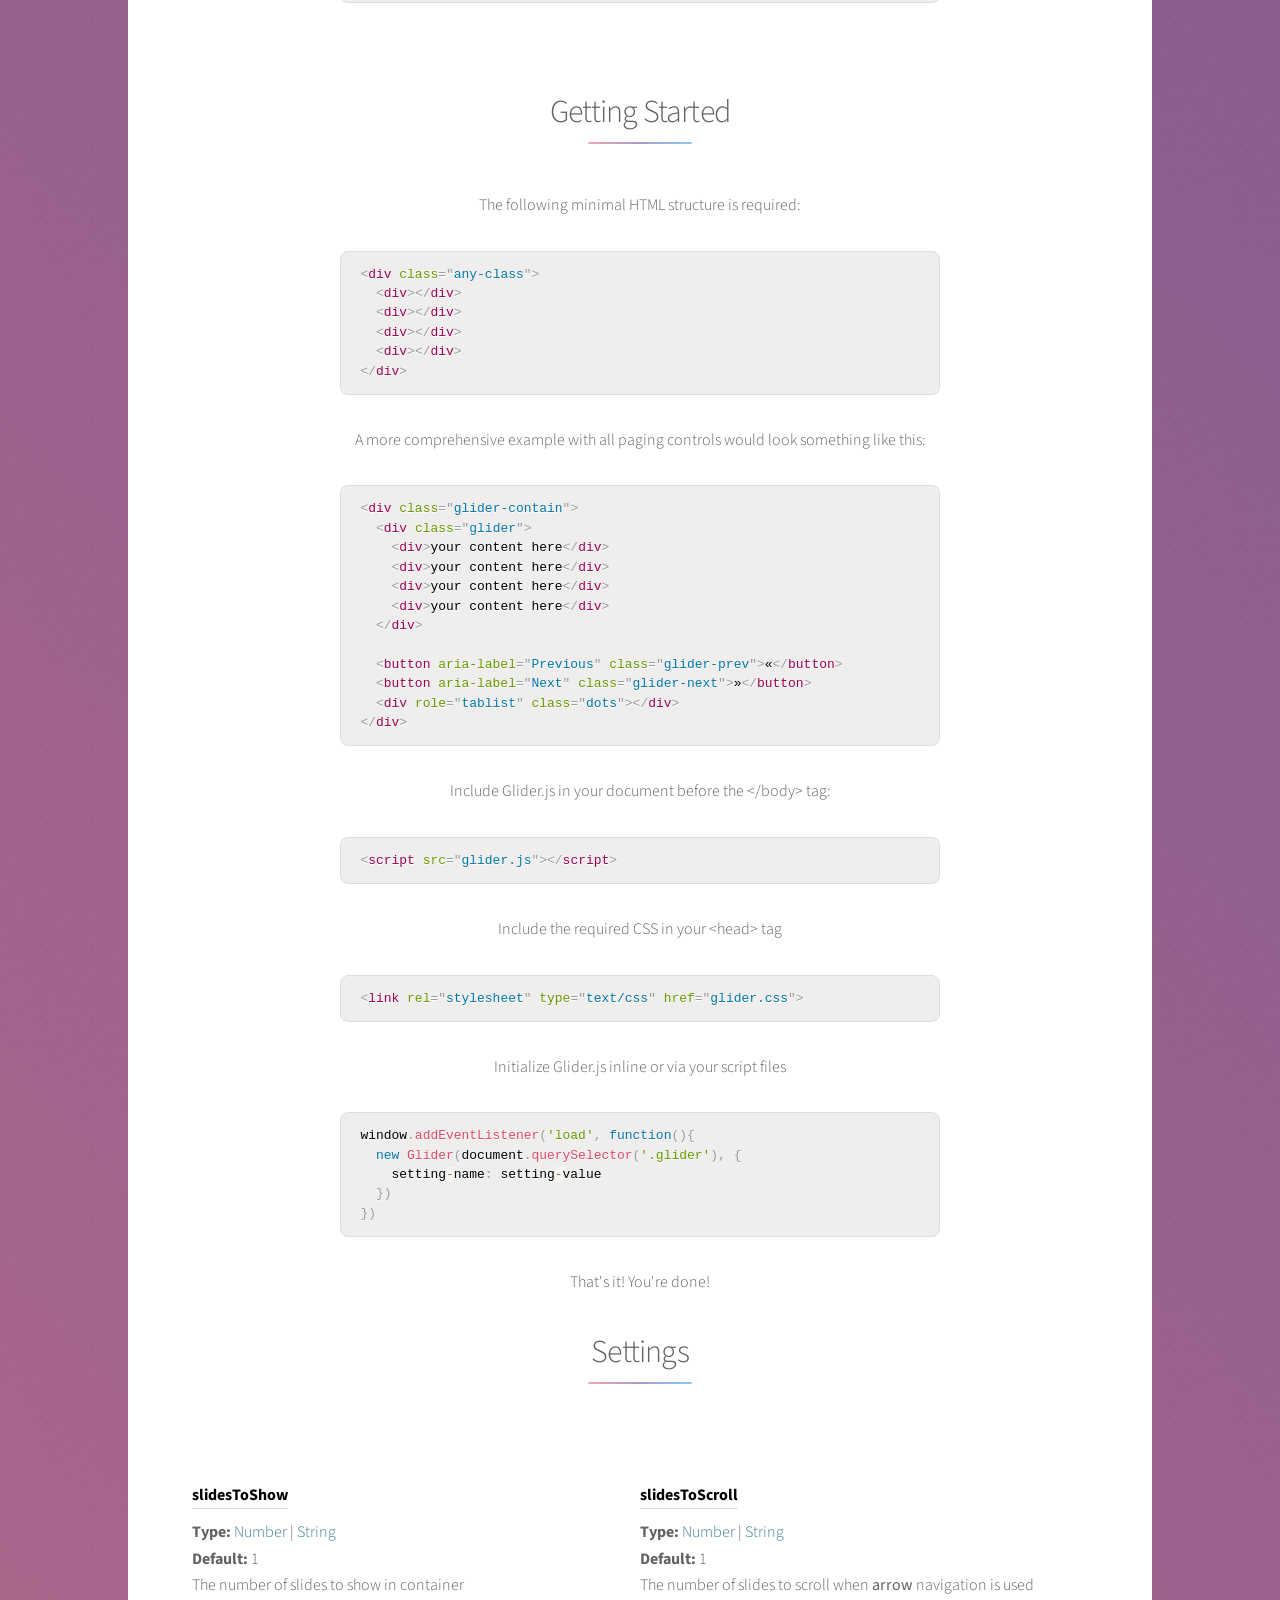
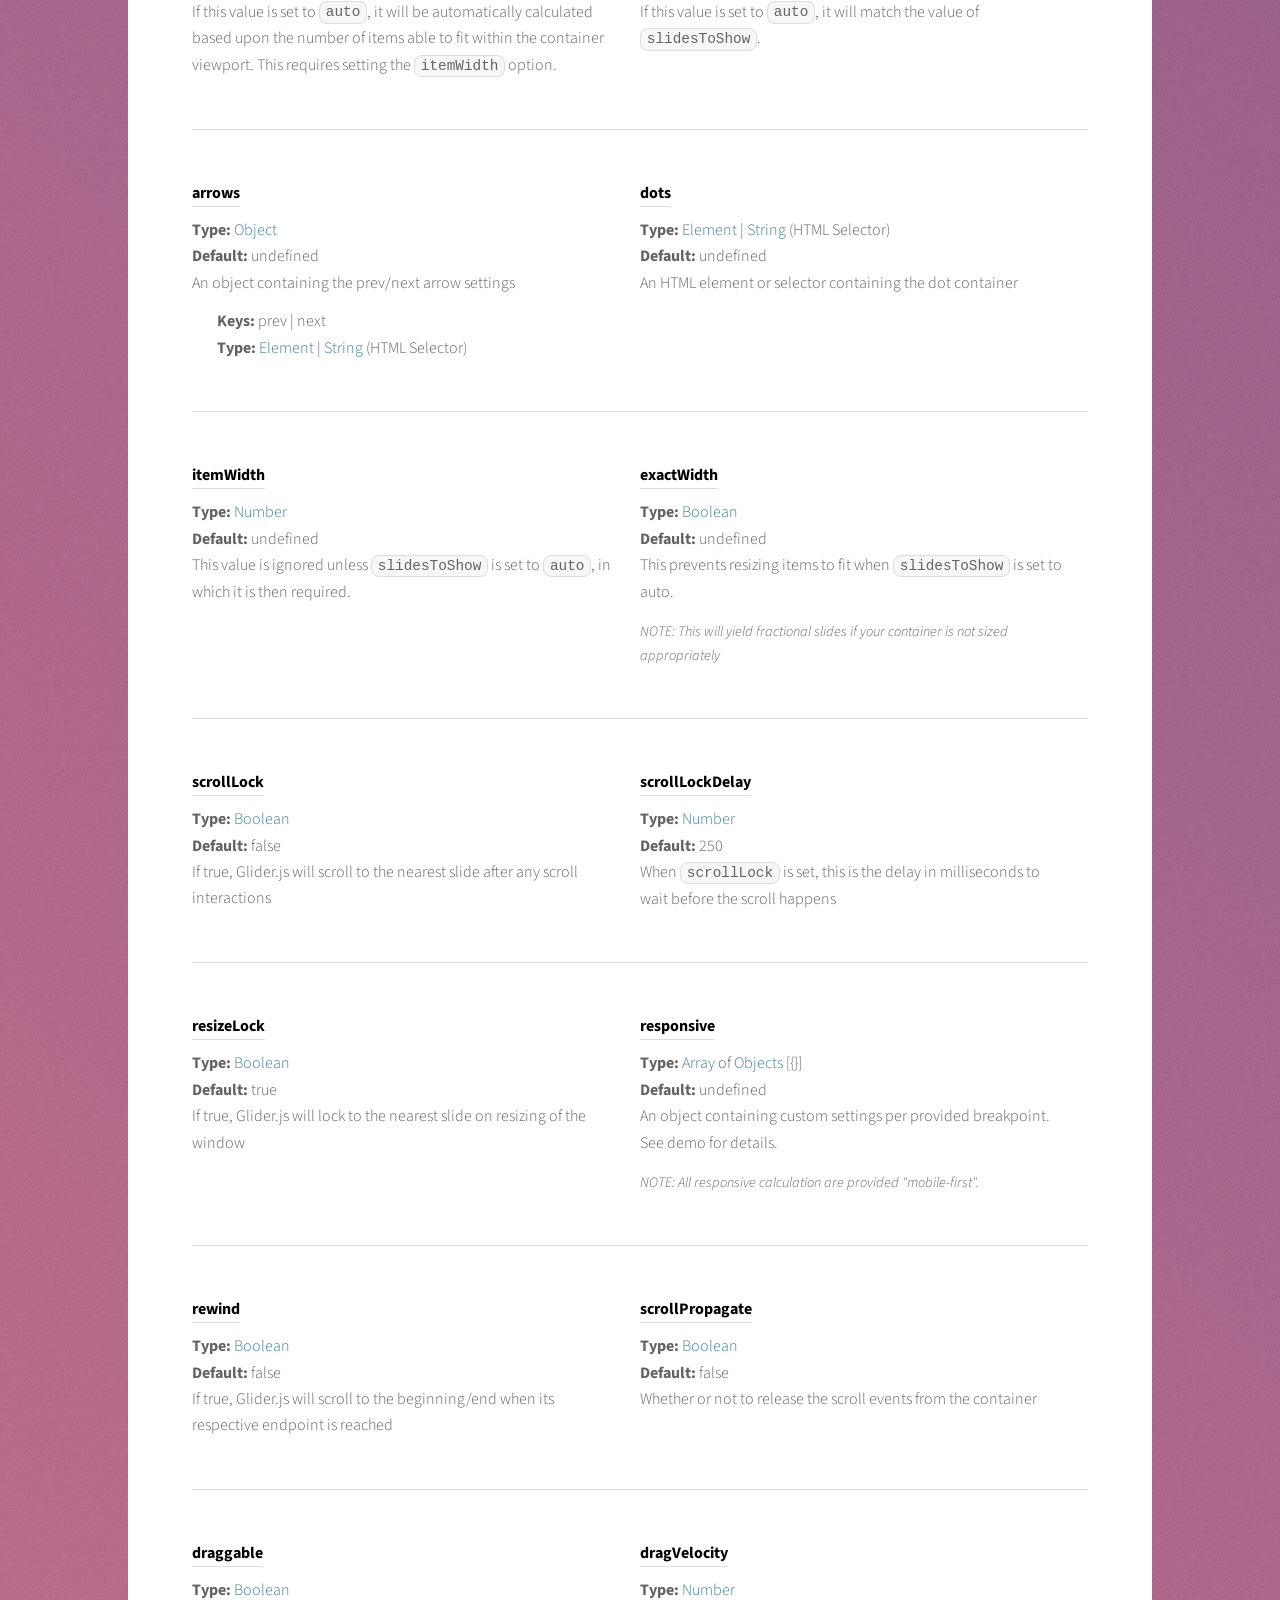
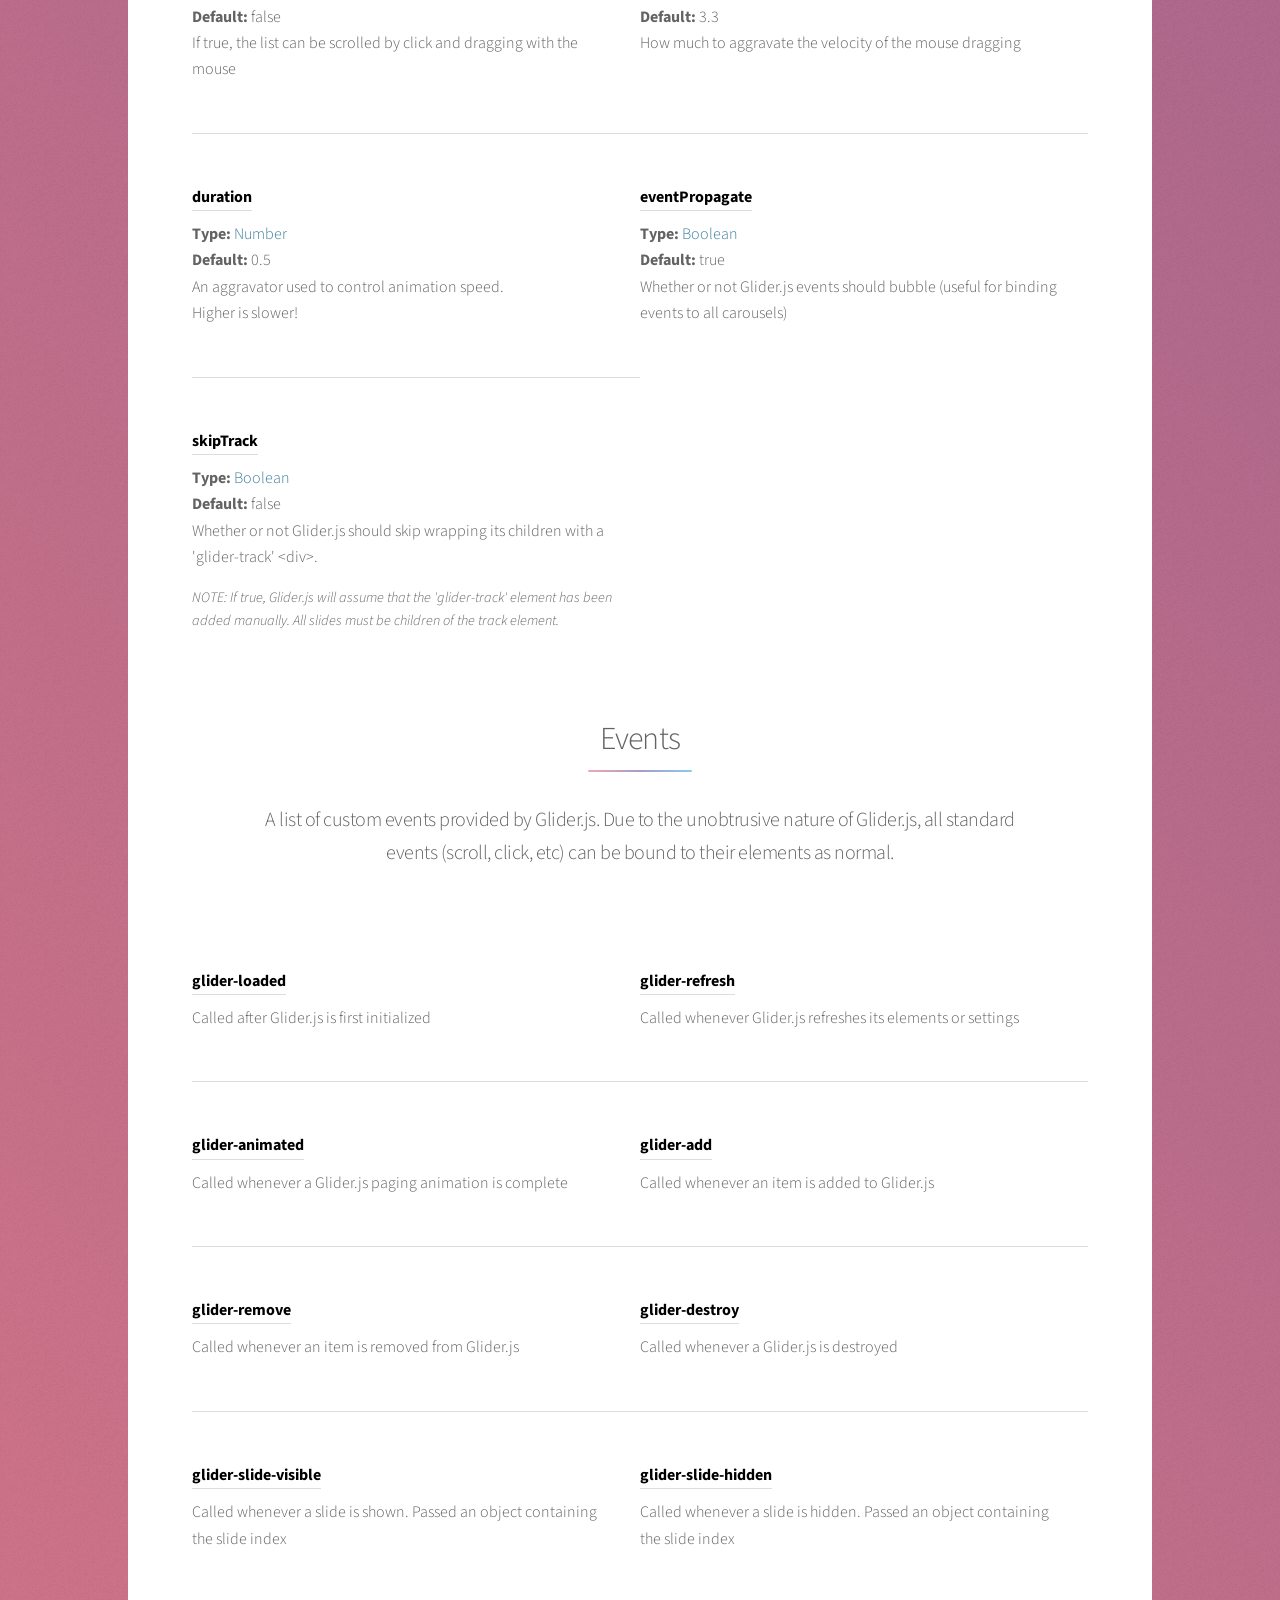
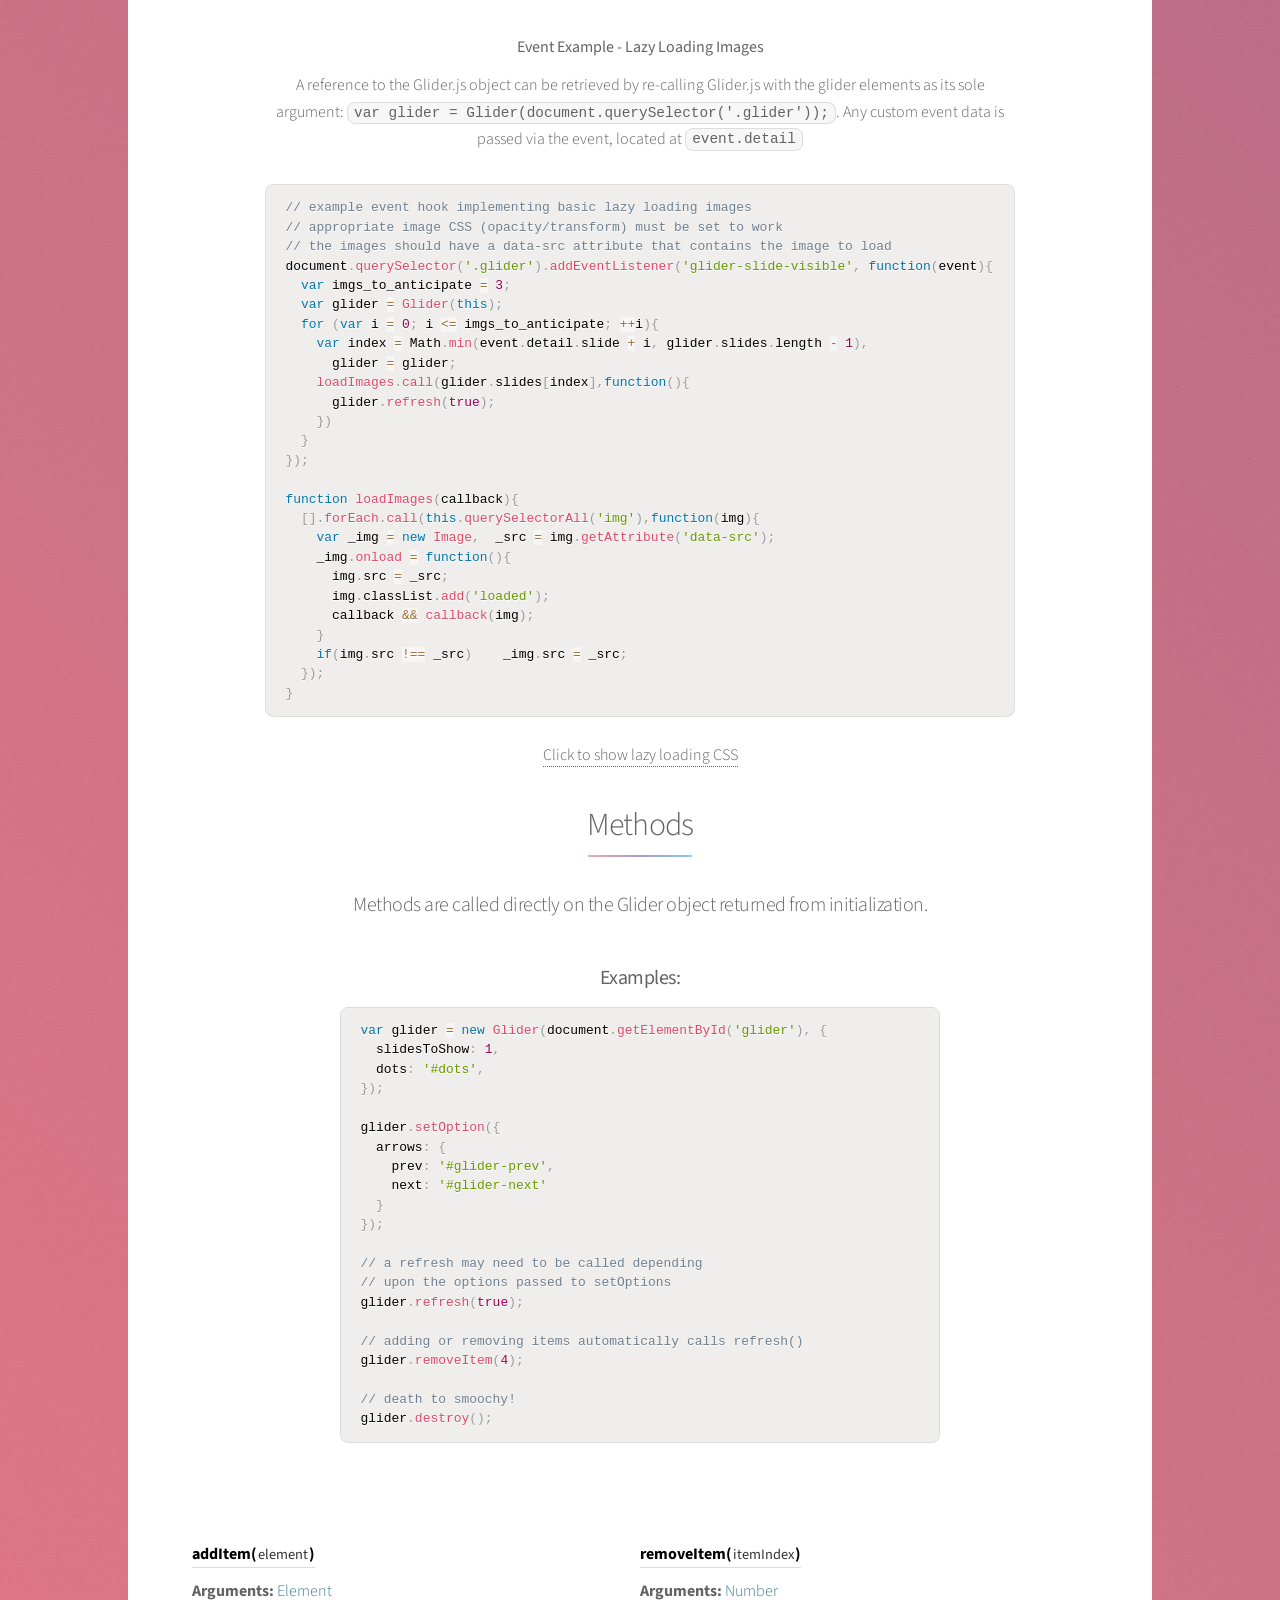
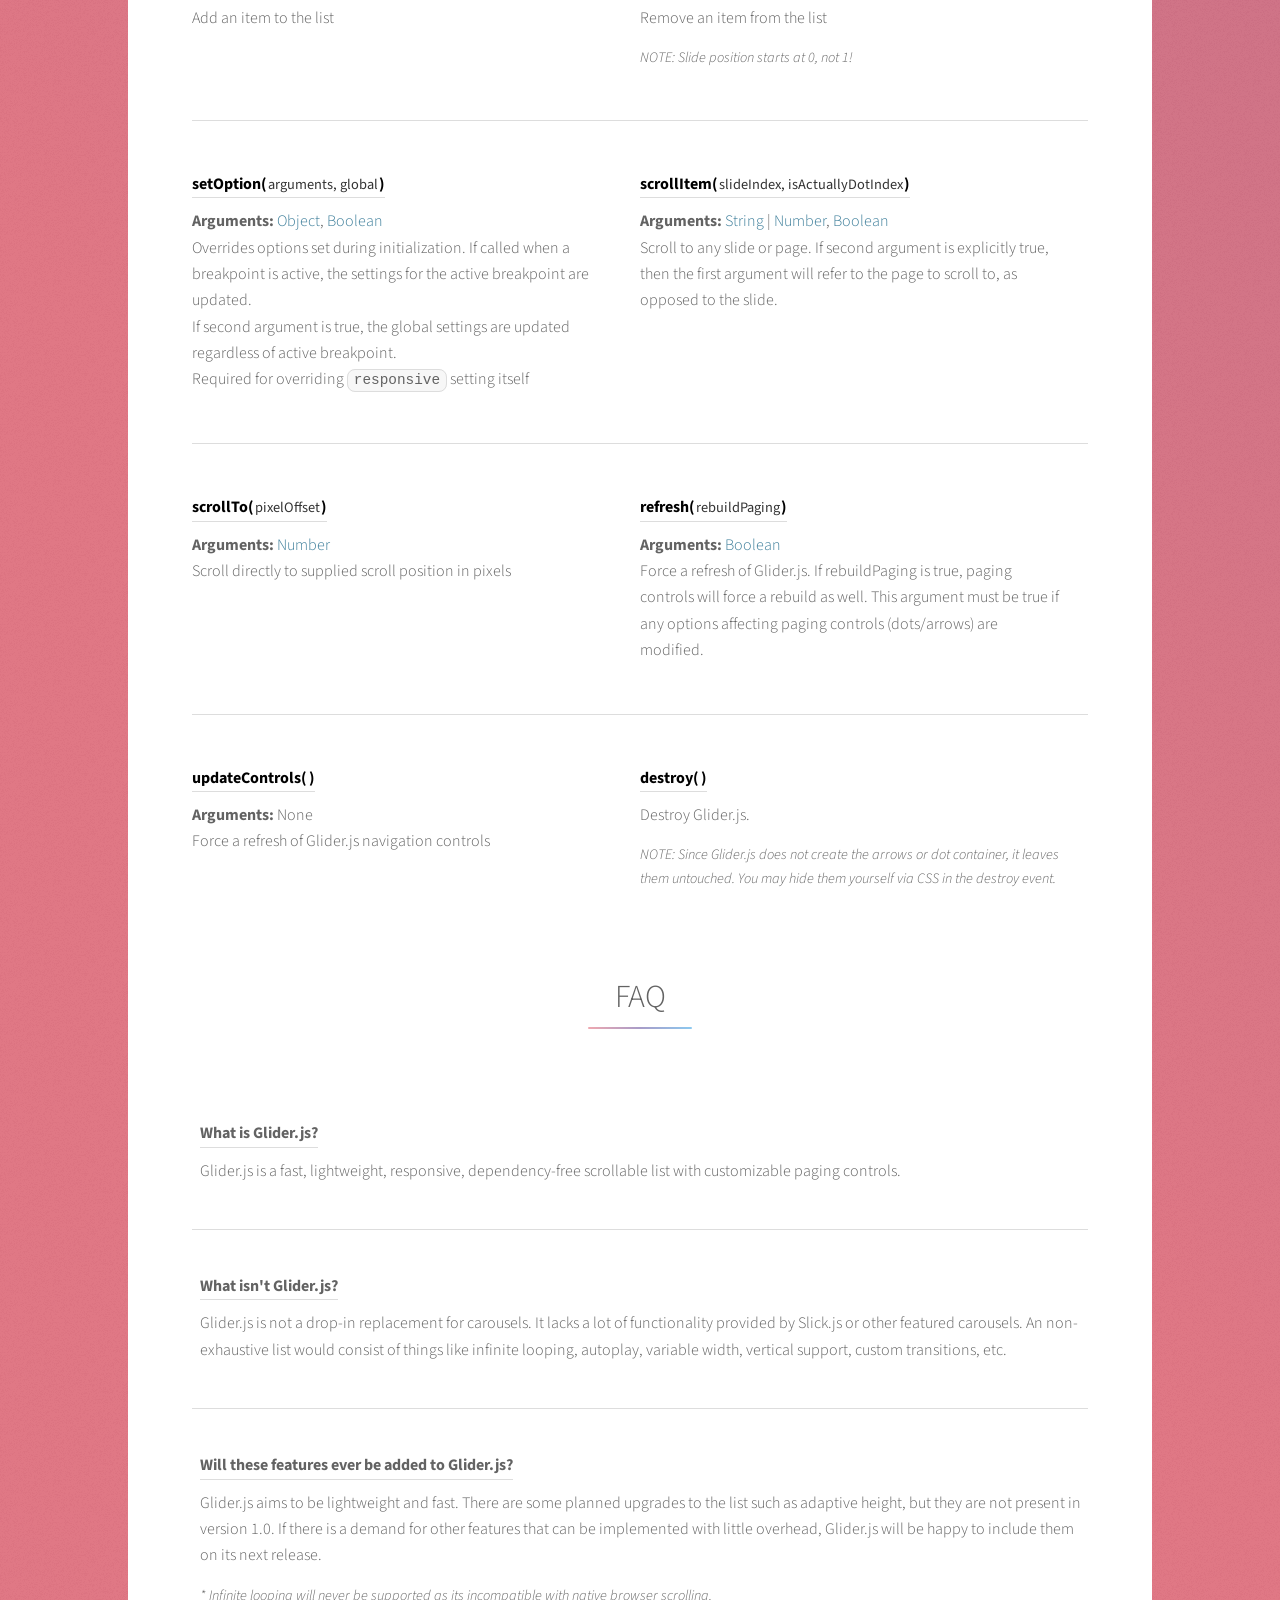
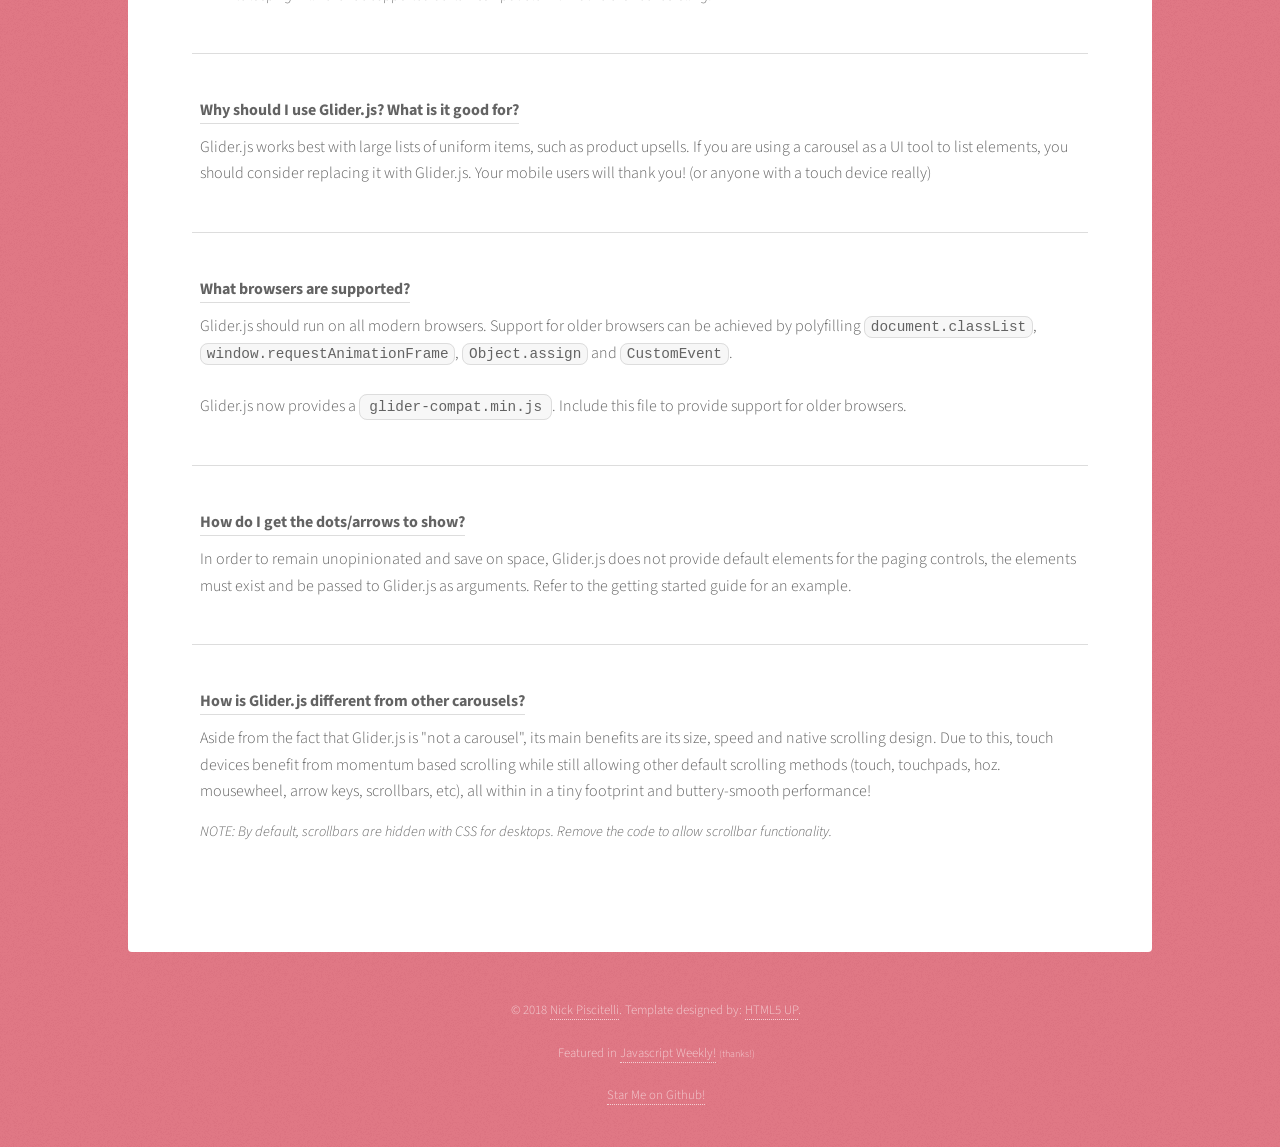
<file: front_End/javascript/Glider.js-master/docs/index.html>
<!DOCTYPE HTML>
<html>
<head>
  <!--

    _____ __ _     __                _
   / ___// /(_)___/ /___  ____      (_)___
  / (_ // // // _  // -_)/ __/_    / /(_-<
  \___//_//_/ \_,_/ \__//_/  (_)__/ //___/
                               |___/

  Version: 1.5
  Author: Nick Piscitelli (pickykneee)
  Website: https://nickpiscitelli.com
  License: MIT License
  Release Date: October 25th, 2018

  -->
  <title>Glider.js - A fast, lightweight carousel alternative</title>
  <meta charset="utf-8" />
  <link rel="shortcut icon" href="favicon.ico" type="image/x-icon" />
  <meta name='viewport' content='width=device-width, initial-scale=1.0, maximum-scale=1.0, user-scalable=0' />
  <link rel="canonical" href="https://nickpiscitelli.github.io/Glider.js/" />
  <link rel="stylesheet" href="https://use.fontawesome.com/releases/v5.4.1/css/all.css" integrity="sha384-5sAR7xN1Nv6T6+dT2mhtzEpVJvfS3NScPQTrOxhwjIuvcA67KV2R5Jz6kr4abQsz" crossorigin="anonymous">
  <link rel="stylesheet" href="assets/css/prism.css" />
  <link rel="stylesheet" href="assets/css/main.css" />
  <link rel="canonical" href="https://nickpiscitelli.github.io/Glider.js" />
  <noscript>
    <link rel="stylesheet" href="assets/css/noscript.css" />
  </noscript>
  <script src="assets/js/glider-compat.min.js"></script>
  <script src="assets/js/glider.min.js"></script>
</head>

<body class="is-preload">

  <!-- Wrapper -->
  <div id="wrapper">

    <!-- Header -->
    <header id="header" class="alt">
      <span class="logo"><img src="images/logo.svg" alt="" /></span>
      <h1>Glider.js</h1>
      <p>
        A blazingly fast, crazy small, fully responsive, mobile-friendly, dependency free,
        native scrolling list with paging controls!
      </p>
      <p>
        <a href="https://github.com/NickPiscitelli/Glider.js" class="button github">
          <img class="octo" src="images/octo.png" > <span class="mobileHide">View</span> Github
        </a>
        &nbsp;
        <a onclick="ga('send','event','Download Button');" href="https://github.com/NickPiscitelli/Glider.js/archive/master.zip" class="button">
          Download <span class="mobileHide">Now</span>
        <i class="zip fas fa-download dl-icon"></i>
        </a>
      </p>
    </header>

    <!-- Nav -->
    <nav id="nav">
      <ul>
        <li><a href="#intro" class="active">Introduction</a></li>
        <li><a href="#demos">Demos</a></li>
        <li><a href="#usage">Usage</a></li>
        <li><a href="#settings">Settings</a></li>
        <li><a href="#events">Events</a></li>
        <li><a href="#methods">Methods</a></li>
        <li><a href="#faq">FAQ</a></li>
      </ul>
    </nav>
    <!-- Main -->
    <div id="main">
      <!-- Introduction -->
      <section id="intro" class="main">
        <div class="spotlight">
          <div class="content">
            <header class="major">
              <h2>What is Glider.js?</h2>
            </header>
            <p>
              Glider.js was born out of a frustration for carousels, especially on mobile devices. Inspired by the well-known Slick.js, Glider.js aims
              to be a fast, lightweight, responsive, unopinionated, dependency-free carousel alternative. Glider.js is not truly a carousel; it lacks
              the defining carousel feature, infinite looping. Without support for looping, Glider.js retains the ability to use native scrolling creating
              a natural feel on any touch enabled devices, while still providing the basic carousel aesthetic and functionality (great for desktop!)
            </p>
            <p>
              <a href="#demos" class="smooth-scroll">Check out the demos below!</a>
            </p>

            <header class="major">
              <h2>Features</h2>
            </header>
            <ul class="script-features">
              <li><i class="fas fa-check"></i>Insanely Small (&lt; 2.8kb gzipped!)</li>
              <li><i class="fas fa-check"></i>Ridiculously Fast (as low as 25ms initialization!)</li>
              <li><i class="fas fa-check"></i>Vanilla JS - No Dependencies (look Mom, no jQuery!)</li>
              <li><i class="fas fa-check"></i>Native Browser Scroll (momentum scrolling!)</li>
              <li><i class="fas fa-check"></i>Fully Responsive (breakpoint based settings)</li>
              <li><i class="fas fa-check"></i>Customizable Arrow and Dot Navigation</li>
              <li><i class="fas fa-check"></i>Full Keyboard Accessibility + ARIA Labeling</li>
              <li><i class="fas fa-check"></i>Mouse Dragging Support!</li>
              <li><i class="fas fa-check"></i>Flexbox Support (enabled by default)</li>
              <li><i class="fas fa-check"></i>Easily Extendable</li>
              <li><i class="fas fa-check"></i>Custom Events</li>
              <li><i class="fas fa-check"></i>and much more!</li>
            </ul>
          </div>
        </div>
      </section>

      <!-- First Section -->
      <section id="demos" class="main special">
        <header class="major">
          <h2>Demos</h2>
        </header>

        <div class="demo first">
          <h2>Multiple Items</h2>
          <div data-name="Multiple Item" class="glider-contain multiple">
            <div class="gradient-border-bottom">
              <div class="gradient-border">
                <div class="glider" id="glider-double">
                  <div><h1>1</h1></div>
                  <div><h1>2</h1></div>
                  <div><h1>3</h1></div>
                  <div><h1>4</h1></div>
                  <div><h1>5</h1></div>
                  <div><h1>6</h1></div>
                  <div><h1>7</h1></div>
                  <div><h1>8</h1></div>
                  <div><h1>9</h1></div>
                  <div><h1>10</h1></div>
                  <div><h1>11</h1></div>
                  <div><h1>12</h1></div>
                  <div><h1>13</h1></div>
                  <div><h1>14</h1></div>
                  <div><h1>15</h1></div>
                  <div><h1>16</h1></div>
                  <div><h1>17</h1></div>
                  <div><h1>18</h1></div>
                </div>
              </div>
            </div>
            <button role="button" aria-label="Previous" class="glider-prev" id="glider-prev-2"><i class="fa fa-chevron-left"></i></i></button>
            <button role="button" aria-label="Next" class="glider-next" id="glider-next-2"><i class="fa fa-chevron-right"></i></i></button>
            <div id="dots2"></div>
          </div>
          <script>
            window.addEventListener('load', function () {
              window.glides = new Glider(document.getElementById('glider-double'), {
                slidesToShow: 5,
                slidesToScroll: 5,
                draggable: true,
                dots: '#dots2',
                arrows: {
                  prev: '#glider-prev-2',
                  next: '#glider-next-2'
                }
              })
            });
          </script>
          <pre class="line-numbers language-javascript">
            <code class="line-numbers language-javascript">
              new Glider(document.querySelector('.glider'), {
                slidesToShow: 5,
                slidesToScroll: 5,
                draggable: true,
                dots: '.dots',
                arrows: {
                  prev: '.glider-prev',
                  next: '.glider-next'
                }
              });
            </code>
          </pre>
        </div>


        <div class="demo">
          <h2>Single Item</h2>
          <div data-name="Single Item" class="glider-contain">
            <div class="gradient-border-bottom">
              <div class="gradient-border">
                <div class="glider" id="glider-single">
                  <div><h1>1</h1></div>
                  <div><h1>2</h1></div>
                  <div><h1>3</h1></div>
                  <div><h1>4</h1></div>
                  <div><h1>5</h1></div>
                  <div><h1>6</h1></div>
                  <div><h1>7</h1></div>
                  <div><h1>8</h1></div>
                  <div><h1>9</h1></div>
                  <div><h1>10</h1></div>
                </div>
              </div>
            </div>
            <button role="button" aria-label="Previous" class="glider-prev" id="glider-prev"><i class="fa fa-chevron-left"></i></i></button>
            <button role="button" aria-label="Next" class="glider-next" id="glider-next"><i class="fa fa-chevron-right"></i></i></button>
            <div id="dots"></div>
          </div>
          <script>
            window.addEventListener('load', function(){
              new Glider(document.getElementById('glider-single'), {
                slidesToShow: 1,
                dots: '#dots',
                draggable: true,
                arrows: {
                  prev: '#glider-prev',
                  next: '#glider-next'
                },
                easing: function (x, t, b, c, d) {
                  return c*(t/=d)*t + b;
                }
              });
            });
          </script>

          <pre class="line-numbers language-javascript">
            <code class="line-numbers language-javascript">
              new Glider(document.querySelector('.glider'), {
                slidesToShow: 1,
                dots: '#dots',
                draggable: true,
                arrows: {
                  prev: '.glider-prev',
                  next: '.glider-next'
                }
              });
            </code>
          </pre>
        </div>

        <div class="demo persp">
          <h2>Perspective View<span class="aside">(themeable CSS)</span></h2>
          <div data-name="Perspective View" class="glider-contain multiple">
            <div class="glider glider-persp" id="glider-persp">
              <div><div class="gradient-border-bottom"><div class="gradient-border"><h1>1</h1></div></div></div>
              <div><div class="gradient-border-bottom"><div class="gradient-border"><h1>2</h1></div></div></div>
              <div><div class="gradient-border-bottom"><div class="gradient-border"><h1>3</h1></div></div></div>
              <div><div class="gradient-border-bottom"><div class="gradient-border"><h1>4</h1></div></div></div>
              <div><div class="gradient-border-bottom"><div class="gradient-border"><h1>5</h1></div></div></div>
              <div><div class="gradient-border-bottom"><div class="gradient-border"><h1>6</h1></div></div></div>
              <div><div class="gradient-border-bottom"><div class="gradient-border"><h1>7</h1></div></div></div>
              <div><div class="gradient-border-bottom"><div class="gradient-border"><h1>8</h1></div></div></div>
              <div><div class="gradient-border-bottom"><div class="gradient-border"><h1>9</h1></div></div></div>
              <div><div class="gradient-border-bottom"><div class="gradient-border"><h1>10</h1></div></div></div>
              <div><div class="gradient-border-bottom"><div class="gradient-border"><h1>11</h1></div></div></div>
              <div><div class="gradient-border-bottom"><div class="gradient-border"><h1>12</h1></div></div></div>
              <div><div class="gradient-border-bottom"><div class="gradient-border"><h1>13</h1></div></div></div>
              <div><div class="gradient-border-bottom"><div class="gradient-border"><h1>14</h1></div></div></div>
              <div><div class="gradient-border-bottom"><div class="gradient-border"><h1>15</h1></div></div></div>
            </div>
            <button role="button" aria-label="Previous" class="glider-prev" id="glider-prev-per"><i class="fa fa-chevron-left"></i></i></button>
            <button role="button" aria-label="Next" class="glider-next" id="glider-next-per"><i class="fa fa-chevron-right"></i></i></button>
            <div id="dots-per"></div>
          </div>
          <script>
            window.addEventListener('load', function () {
              window.glides = new Glider(document.getElementById('glider-persp'), {
                slidesToShow: 5,
                slidesToScroll: 1,
                draggable: true,
                dots: '#dots-per',
                arrows: {
                  prev: '#glider-prev-per',
                  next: '#glider-next-per'
                }
              })
            });
          </script>
          <pre class="line-numbers language-javascript">
            <code class="line-numbers language-javascript">
              new Glider(document.querySelector('.glider'), {
                slidesToShow: 5,
                slidesToScroll: 1,
                draggable: true,
                dots: '.dots',
                arrows: {
                  prev: '.glider-prev',
                  next: '.glider-next'
                }
              });
            </code>
          </pre>
          <span class="aside">* Custom CSS Required</span>
        </div>
        <div class="demo">
          <h2>Responsive Settings / Scroll Lock Support</h2>
          <div data-name="Responsive Settings" class="glider-contain multiple">
            <div class="gradient-border-bottom">
              <div class="gradient-border">
                <div class="glider" id="glider-resp">
                  <div><h1>1</h1></div>
                  <div><h1>2</h1></div>
                  <div><h1>3</h1></div>
                  <div><h1>4</h1></div>
                  <div><h1>5</h1></div>
                  <div><h1>6</h1></div>
                  <div><h1>7</h1></div>
                  <div><h1>8</h1></div>
                  <div><h1>9</h1></div>
                  <div><h1>10</h1></div>
                </div>
              </div>
            </div>
            <button role="button" aria-label="Previous" class="glider-prev" id="glider-prev-resp"><i class="fa fa-chevron-left"></i></i></button>
            <button role="button" aria-label="Next" class="glider-next" id="glider-next-resp"><i class="fa fa-chevron-right"></i></i></button>
            <div id="resp-dots"></div>
          </div>
          <script>
            window.addEventListener('load',function(){
              new Glider(document.querySelector('#glider-resp'), {
                // Mobile-first defaults
                slidesToShow: 1,
                slidesToScroll: 1,
                scrollLock: true,
                dots: '#resp-dots',
                arrows: {
                  prev: '#glider-prev-resp',
                  next: '#glider-next-resp'
                },
                responsive: [
                  {
                    breakpoint: 775,
                    settings: {
                      slidesToShow: 'auto',
                      slidesToScroll: 'auto',
                      itemWidth: 150,
                      duration: 0.25
                    }
                  },{
                    breakpoint: 1024,
                    settings: {
                      slidesToShow: 2,
                      slidesToScroll: 1,
                      itemWidth: 150,
                      duration: 0.25
                    }
                  }
                ]
              })
            });
          </script>

          <pre class="line-numbers language-javascript">
            <code class="line-numbers language-javascript">
              new Glider(document.querySelector('.glider'), {
                // Mobile-first defaults
                slidesToShow: 1,
                slidesToScroll: 1,
                scrollLock: true,
                dots: '#resp-dots',
                arrows: {
                  prev: '.glider-prev',
                  next: '.glider-next'
                },
                responsive: [
                  {
                    // screens greater than >= 775px
                    breakpoint: 775,
                    settings: {
                      // Set to `auto` and provide item width to adjust to viewport
                      slidesToShow: 'auto',
                      slidesToScroll: 'auto',
                      itemWidth: 150,
                      duration: 0.25
                    }
                  },{
                    // screens greater than >= 1024px
                    breakpoint: 1024,
                    settings: {
                      slidesToShow: 2,
                      slidesToScroll: 1,
                      itemWidth: 150,
                      duration: 0.25
                    }
                  }
                ]
              });
            </code>
          </pre>
        </div>

        <div class="demo">
          <h2>Fractional Slides</h2>
          <div data-name="Fractional Slides" class="glider-contain multiple">
            <div class="gradient-border-bottom">
              <div class="gradient-border">
                <div class="glider" id="glider-cut">
                  <div><h1>1</h1></div>
                  <div><h1>2</h1></div>
                  <div><h1>3</h1></div>
                  <div><h1>4</h1></div>
                  <div><h1>5</h1></div>
                  <div><h1>6</h1></div>
                  <div><h1>7</h1></div>
                  <div><h1>8</h1></div>
                  <div><h1>9</h1></div>
                  <div><h1>10</h1></div>
                  <div><h1>11</h1></div>
                  <div><h1>12</h1></div>
                  <div><h1>13</h1></div>
                  <div><h1>14</h1></div>
                  <div><h1>15</h1></div>
                  <div><h1>16</h1></div>
                  <div><h1>17</h1></div>
                  <div><h1>18</h1></div>
                  <div><h1>19</h1></div>
                  <div><h1>20</h1></div>
                  <div><h1>21</h1></div>
                  <div><h1>22</h1></div>
                  <div><h1>23</h1></div>
                  <div><h1>24</h1></div>
                </div>
              </div>
            </div>
            <button role="button" aria-label="Previous" class="glider-prev" id="cut-prev"><i class="fa fa-chevron-left"></i></i></button>
            <button role="button" aria-label="Next" class="glider-next" id="cut-next"><i class="fa fa-chevron-right"></i></i></button>
            <div role="tablist" id="frac-dots"></div>
          </div>
          <script>
            window.addEventListener('load',function(){
              var glider = new Glider(document.getElementById('glider-cut'), {
                slidesToScroll: 1,
                slidesToShow: 5.5,
                draggable: true,
                dots: '#frac-dots',
                arrows: {
                  prev: '#cut-prev',
                  next: '#cut-next'
                }
              });
            })
          </script>

          <pre class="line-numbers language-javascript">
            <code class="line-numbers language-javascript">
              new Glider(document.querySelector('.glider'), {
                slidesToScroll: 1,
                slidesToShow: 5.5,
                draggable: true,
                dots: '.dots',
                arrows: {
                  prev: '.glider-prev',
                  next: '.glider-next'
                }
              });
            </code>
          </pre>
        </div>

        <div class="demo">
          <div id="add"><h1></h1></div>
          <h2>Add/Remove Items</h2>
          <div data-name="Add/Remove Items" class="glider-contain multiple">
            <div class="gradient-border-bottom">
              <div class="gradient-border">
                <div class="glider" id="glider-add">
                  <div><h1>1</h1></div>
                  <div><h1>2</h1></div>
                  <div><h1>3</h1></div>
                  <div><h1>4</h1></div>
                  <div><h1>5</h1></div>
                  <div><h1>6</h1></div>
                  <div><h1>7</h1></div>
                  <div><h1>8</h1></div>
                  <div><h1>9</h1></div>
                </div>
              </div>
            </div>
            <button role="button" aria-label="Previous" class="glider-prev" id="glider-prev-add"><i class="fa fa-chevron-left"></i></i></button>
            <button role="button" aria-label="Next" class="glider-next" id="glider-next-add"><i class="fa fa-chevron-right"></i></i></button>
            <div id="add-dots"></div>
          </div>
          <p class="buttons">
            <a class="button" id="addSlide">Add</a>
            <a class="button" id="removeSlide">Remove</a>
          </p>
          <script>
          window.addEventListener('load',function(){
            var glider = new Glider(document.getElementById('glider-add'), {
              slidesToShow: 3,
              duration: .6,
              dots: '#add-dots',
              arrows: {
                prev: '#glider-prev-add',
                next: '#glider-next-add'
              }
            });
            document.getElementById('addSlide').addEventListener('click',function(){
              var ele = document.getElementById('add').cloneNode(true);
              ele.id = '';
              ele.querySelector('h1').textContent = glider.slides.length + 1;
              glider.addItem(ele);
              try{
                ga('send','event','Add/Remove Item', 'Add')
              } catch(ex){}
            });
            document.getElementById('removeSlide').addEventListener('click',function(){
              glider.removeItem(glider.slides.length - 1);
              try{
                ga('send','event','Add/Remove Item', 'Remove')
              } catch(ex){}
            });
          })
          </script>

          <pre class="line-numbers language-javascript">
            <code class="line-numbers language-javascript">
              new Glider(document.querySelector('.glider'), {
                slidesToShow: 3,
                dots: '#dots',
                arrows: {
                  prev: '.glider-prev',
                  next: '.glider-next'
                }
              });
            </code>
          </pre>
        </div>
        <!--
        <div class="demo">
          <div id="add"><h1></h1></div>
          <h2>Demo with Content</h2>
          <div class="glider-contain content">
            <div class="glider" id="glider-content">
              <div>
                <div class="gradient-border-bottom">
                  <div class="gradient-border">
                    <div class="article">
                      <img src="http://placehold.it/150/C9E1F5/FFFFFF?text=$_">
                      <h4 class="cool-border">Awesome JS</h4>
                      <p>Wow! Can you believe that Glider.js is only 1.7kb gzipped?! That's pretty small!</p>
                      <a class="read-more">Read More</a>
                    </div>
                  </div>
                </div>
              </div>
              <div>
                <div class="gradient-border-bottom">
                  <div class="gradient-border">
                    <div class="article">
                      <img src="http://placehold.it/150/C9E1F5/FFFFFF?text=>_">
                      <h4 class="cool-border short">JS Weekly</h4>
                      <p>New library Glider.js has absolutely no dependencies! jQuery?  What's that?</p>
                      <a class="read-more">Read More</a>
                    </div>
                  </div>
                </div>
              </div>
              <div>
                <div class="gradient-border-bottom">
                  <div class="gradient-border">
                    <div class="article">
                      <img src="http://placehold.it/150/C9E1F5/FFFFFF?text=0x">
                      <h4 class="cool-border long">Readers MD5 Digest</h4>
                      <p>Glider.js - Wow. Just wow. A must have for any product upsell or content list!</p>
                      <a class="read-more">Read More</a>
                    </div>
                  </div>
                </div>
              </div>
              <div>
                <div class="gradient-border-bottom">
                  <div class="gradient-border">
                    <div class="article">
                      <img src="http://placehold.it/150/C9E1F5/FFFFFF?text=$_">
                      <h4 class="cool-border">Awesome JS</h4>
                      <p>Did you really think they would be different than the previous?</p>
                      <a class="read-more">Read More</a>
                    </div>
                  </div>
                </div>
              </div>
              <div>
                <div class="gradient-border-bottom">
                  <div class="gradient-border">
                    <div class="article">
                      <img src="http://placehold.it/150/C9E1F5/FFFFFF?text=>_">
                      <h4 class="cool-border short">JS Weekly</h4>
                      <p>I'm a programmer, not a writer. Don't expect so much.</p>
                      <a class="read-more">Read More</a>
                    </div>
                  </div>
                </div>
              </div>
              <div>
                <div class="gradient-border-bottom">
                  <div class="gradient-border">
                    <div class="article">
                      <img src="http://placehold.it/150/C9E1F5/FFFFFF?text=0x">
                      <h4 class="cool-border long">Readers SHA1 Digest</h4>
                      <p>Well, at least there was an issue upgrade.</p>
                      <a class="read-more">Read More</a>
                    </div>
                  </div>
                </div>
              </div>
              <div>
                <div class="gradient-border-bottom">
                  <div class="gradient-border">
                    <div class="article">
                      <img src="http://placehold.it/150/C9E1F5/FFFFFF?text=$_">
                      <h4 class="cool-border">Awesome JS</h4>
                      <p>Ok, now you're getting greedy.</p>
                      <a class="read-more">Read More</a>
                    </div>
                  </div>
                </div>
              </div>
              <div>
                <div class="gradient-border-bottom">
                  <div class="gradient-border">
                    <div class="article">
                      <img src="http://placehold.it/150/C9E1F5/FFFFFF?text=>_">
                      <h4 class="cool-border short">JS Weekly</h4>
                      <p>How much content do you think I can produce?</p>
                      <a class="read-more">Read More</a>
                    </div>
                  </div>
                </div>
              </div>
              <div>
                <div class="gradient-border-bottom">
                  <div class="gradient-border">
                    <div class="article">
                      <img src="http://placehold.it/150/C9E1F5/FFFFFF?text=0x">
                      <h4 class="cool-border long">Readers SHA256 Digest</h4>
                      <p>I should have disabled the dots for optimal suspense.</p>
                      <a class="read-more">Read More</a>
                    </div>
                  </div>
                </div>
              </div>
              <div>
                <div class="gradient-border-bottom">
                  <div class="gradient-border">
                    <div class="article">
                      <img src="http://placehold.it/150/C9E1F5/FFFFFF?text=$_">
                      <h4 class="cool-border">Awesome JS</h4>
                      <p>You would have just ended up looking at the arrows anyway.</p>
                      <a class="read-more">Read More</a>
                    </div>
                  </div>
                </div>
              </div>
              <div>
                <div class="gradient-border-bottom">
                  <div class="gradient-border">
                    <div class="article">
                      <img src="http://placehold.it/150/C9E1F5/FFFFFF?text=>_">
                      <h4 class="cool-border short">JS Weekly</h4>
                      <p>At least you know it's almost over soon.</p>
                      <a class="read-more">Read More</a>
                    </div>
                  </div>
                </div>
              </div>
              <div>
                <div class="gradient-border-bottom">
                  <div class="gradient-border">
                    <div class="article">
                      <img src="http://placehold.it/150/C9E1F5/FFFFFF?text=0x">
                      <h4 class="cool-border long">Readers SHA512 Digest</h4>
                      <p>
                        2b38627595da6be<br>
                        Nice hash.
                      </p>
                      <a class="read-more">Read More</a>
                    </div>
                  </div>
                </div>
              </div>
              <div>
                <div class="gradient-border-bottom">
                  <div class="gradient-border">
                    <div class="article">
                      <img src="http://placehold.it/150/C9E1F5/FFFFFF?text=$_">
                      <h4 class="cool-border">Awesome JS</h4>
                      <p>I hope you expected more.</p>
                      <a class="read-more">Read More</a>
                    </div>
                  </div>
                </div>
              </div>
            </div>
            <div id="dots-content"></div>
            <button role="button" aria-label="Previous" class="glider-prev" id="glider-prev-content"><i class="fa fa-chevron-left"></i></i></button>
            <button role="button" aria-label="Next" class="glider-next" id="glider-next-content"><i class="fa fa-chevron-right"></i></i></button>
          </div>
          <script>
            new Glider(document.getElementById('glider-content'), {
              slidesToShow: 1,
              slidesToScroll: 1,
              duration: .75,
              easing: function (x, t, b, c, d) {
                return c*(t/=d)*t + b;
              },
              dots: '#dots-content',
              arrows: {
                prev: '#glider-prev-content',
                next: '#glider-next-content'
              },
              responsive: [{
                breakpoint: 900,
                settings: {
                  slidesToShow: 3,
                  slidesToScroll: 3,
                }
              },{
                breakpoint: 575,
                settings: {
                  slidesToShow: 2,
                  slidesToScroll: 2,
                }
              }]
            });
          </script>

          <pre class="line-numbers language-javascript">
            <code class="line-numbers language-javascript">
              new Glider(document.querySelector('.glider'), {
                slidesToShow: 1,
                slidesToScroll: 1,
                duration: .75,
                // easeInQuad
                easing: function (x, t, b, c, d) {
                  return c*(t/=d)*t + b;
                },
                arrows: {
                  prev: '.glider-prev',
                  next: '.glider-next'
                },
                dots: '#dots',
                responsive: [{
                  breakpoint: 900,
                  settings: {
                    slidesToShow: 3,
                    slidesToScroll: 3,
                  }
                },{
                  breakpoint: 575,
                  settings: {
                    slidesToShow: 2,
                    slidesToScroll: 2,
                  }
                }]
              });
            </code>
          </pre>
        </div>
      </section>
      -->
      <!-- Second Section -->
      <section id="usage" class="main code special">
        <header class="major">
          <h2>Getting Started</h2>
        </header>
        <p>
          The following minimal HTML structure is required:
        </p>
        <pre class="line-numbers language-html">
          <code class="line-numbers language-html">
            &lt;div class="any-class"&gt;
              &lt;div&gt;&lt;/div&gt;
              &lt;div&gt;&lt;/div&gt;
              &lt;div&gt;&lt;/div&gt;
              &lt;div&gt;&lt;/div&gt;
            &lt;/div&gt;
          </code>
        </pre>

        <p>
          A more comprehensive example with all paging controls would
          look something like this:
        </p>
        <pre class="line-numbers language-html">
          <code class="line-numbers language-html">
            &lt;div class="glider-contain"&gt;
              &lt;div class="glider"&gt;
                &lt;div&gt;your content here&lt;/div&gt;
                &lt;div&gt;your content here&lt;/div&gt;
                &lt;div&gt;your content here&lt;/div&gt;
                &lt;div&gt;your content here&lt;/div&gt;
              &lt;/div&gt;

              &lt;button aria-label="Previous" class="glider-prev"&gt;&laquo;&lt;/button&gt;
              &lt;button aria-label="Next" class="glider-next"&gt;&raquo;&lt;/button&gt;
              &lt;div role="tablist" class="dots"&gt;&lt;/div&gt;
            &lt;/div&gt;
          </code>
        </pre>

        <p>
          Include Glider.js in your document before the &lt;/body&gt; tag:
        </p>
        <pre class="line-numbers language-html">
          <code class="line-numbers language-html">
            &lt;script src="glider.js"&gt;&lt;/script&gt;
          </code>
        </pre>

        <p>
          Include the required CSS in your &lt;head&gt; tag
        </p>
        <pre class="line-numbers language-html">
          <code class="line-numbers language-html">
            &lt;link rel="stylesheet" type="text/css" href="glider.css"&gt;
          </code>
        </pre>

        <p>
          Initialize Glider.js inline or via your script files
        </p>
        <pre class="line-numbers language-javascript">
          <code class="line-numbers language-javascript">
            window.addEventListener('load', function(){
              new Glider(document.querySelector('.glider'), {
                setting-name: setting-value
              })
            })
          </code>
        </pre>

        <p>
          That's it! You're done!
        </p>

      </section>

      <!-- Get Started -->
      <section id="settings" class="main special">
        <header class="major">
          <h2>Settings</h2>
        </header>
        <ul class="settings">
          <li>
            <span class="setting-name">slidesToShow</span><br>
            <span class="type">Type:</span> <a href="https://developer.mozilla.org/en-US/docs/Web/JavaScript/Reference/Global_Objects/Number">Number</a> | <a href="https://developer.mozilla.org/en-US/docs/Web/JavaScript/Reference/Global_Objects/String">String</a><br>
            <span class="type default">Default:</span> 1<br>
            The number of slides to show in container<br>

            If this value is set to <code class="slim slimmer">auto</code>, it will be automatically calculated based upon the number
            of items able to fit within the container viewport. This requires setting the <code class="slim slimmer">itemWidth</code> option.
          </li>
          <li>
            <span class="setting-name">slidesToScroll</span><br>
            <span class="type">Type:</span> <a href="https://developer.mozilla.org/en-US/docs/Web/JavaScript/Reference/Global_Objects/Number">Number</a> | <a href="https://developer.mozilla.org/en-US/docs/Web/JavaScript/Reference/Global_Objects/String">String</a><br>
            <span class="type default">Default:</span> 1<br>
            The number of slides to scroll when <b>arrow</b> navigation is used<br>

            If this value is set to <code class="slim slimmer">auto</code>, it will match the value of <code class="slim slimmer">slidesToShow</code>.
          </li>
          <li>
            <span class="setting-name">arrows</span><br>
            <span class="type">Type:</span> <a href="https://developer.mozilla.org/en-US/docs/Web/JavaScript/Reference/Global_Objects/Object">Object</a><br>
            <span class="type default">Default:</span> undefined<br>
            An object containing the prev/next arrow settings<br>
            <span class="indent">
              <span class="type">Keys:</span> prev | next<br>
              <span class="type">Type:</span> <a href="https://developer.mozilla.org/en-US/docs/Web/API/Element">Element</a> | <a href="https://developer.mozilla.org/en-US/docs/Web/JavaScript/Reference/Global_Objects/String">String</a> (HTML Selector)<br>
            </span>
          </li>
          <li>
            <span class="setting-name">dots</span><br>
            <span class="type">Type:</span> <a href="https://developer.mozilla.org/en-US/docs/Web/API/Element">Element</a> | <a href="https://developer.mozilla.org/en-US/docs/Web/JavaScript/Reference/Global_Objects/String">String</a> (HTML Selector)<br>
            <span class="type default">Default:</span> undefined<br>
            An HTML element or selector containing the dot container<br>
          </li>
          <li>
            <span class="setting-name">itemWidth</span><br>
            <span class="type">Type:</span> <a href="https://developer.mozilla.org/en-US/docs/Web/JavaScript/Reference/Global_Objects/Number">Number</a><br>
            <span class="type default">Default:</span> undefined<br>
            This value is ignored unless <code class="slim slimmer">slidesToShow</code> is set to <code class="slim slimmer">auto</code>, in which it is then required.
          </li>
          <li>
            <span class="setting-name">exactWidth</span><br>
            <span class="type">Type:</span> <a href="https://developer.mozilla.org/en-US/docs/Web/JavaScript/Reference/Global_Objects/Boolean">Boolean</a><br>
            <span class="type default">Default:</span> undefined<br>
            This prevents resizing items to fit when <code class="slim slimmer">slidesToShow</code> is set to auto.

            <span class="aside">NOTE: This will yield fractional slides if your container is not sized appropriately</span>
          </li>
          <li>
            <span class="setting-name">scrollLock</span><br>
            <span class="type">Type:</span> <a href="https://developer.mozilla.org/en-US/docs/Web/JavaScript/Reference/Global_Objects/Boolean">Boolean</a><br>
            <span class="type default">Default:</span> false<br>
            If true, Glider.js will scroll to the nearest slide after any scroll interactions
          </li>
          <li>
            <span class="setting-name">scrollLockDelay</span><br>
            <span class="type">Type:</span> <a href="https://developer.mozilla.org/en-US/docs/Web/JavaScript/Reference/Global_Objects/Number">Number</a><br>
            <span class="type default">Default:</span> 250<br>
            When <code class="slim slimmer">scrollLock</code> is set, this is the delay in milliseconds to wait before the scroll happens
          </li>
          <li>
            <span class="setting-name">resizeLock</span><br>
            <span class="type">Type:</span> <a href="https://developer.mozilla.org/en-US/docs/Web/JavaScript/Reference/Global_Objects/Boolean">Boolean</a><br>
            <span class="type default">Default:</span> true<br>
            If true, Glider.js will lock to the nearest slide on resizing of the window
          </li>
          <li>
            <span class="setting-name">responsive</span><br>
            <span class="type">Type:</span> <a href="https://developer.mozilla.org/en-US/docs/Web/JavaScript/Reference/Global_Objects/Array">Array</a> of <a href="https://developer.mozilla.org/en-US/docs/Web/JavaScript/Reference/Global_Objects/Object">Objects</a> [{}]<br>
            <span class="type default">Default:</span> undefined<br>
            An object containing custom settings per provided breakpoint. See demo for details.
            <span class="aside">NOTE: All responsive calculation are provided "mobile-first".</span>
          </li>
          <li>
            <span class="setting-name">rewind</span><br>
            <span class="type">Type:</span> <a href="https://developer.mozilla.org/en-US/docs/Web/JavaScript/Reference/Global_Objects/Boolean">Boolean</a><br>
            <span class="type default">Default:</span> false<br>
            If true, Glider.js will scroll to the beginning/end when its respective endpoint is reached
          </li>
          <li>
            <span class="setting-name">scrollPropagate</span><br>
            <span class="type">Type:</span> <a href="https://developer.mozilla.org/en-US/docs/Web/JavaScript/Reference/Global_Objects/Boolean">Boolean</a><br>
            <span class="type default">Default:</span> false<br>
            Whether or not to release the scroll events from the container
          </li>
          <li>
            <span class="setting-name">draggable</span><br>
            <span class="type">Type:</span> <a href="https://developer.mozilla.org/en-US/docs/Web/JavaScript/Reference/Global_Objects/Boolean">Boolean</a><br>
            <span class="type default">Default:</span> false<br>
            If true, the list can be scrolled by click and dragging with the mouse
          </li>
          <li>
            <span class="setting-name">dragVelocity</span><br>
            <span class="type">Type:</span> <a href="https://developer.mozilla.org/en-US/docs/Web/JavaScript/Reference/Global_Objects/Number">Number</a><br>
            <span class="type default">Default:</span> 3.3<br>
            How much to aggravate the velocity of the mouse dragging
          </li>

          <li>
            <span class="setting-name">duration</span><br>
            <span class="type">Type:</span> <a href="https://developer.mozilla.org/en-US/docs/Web/JavaScript/Reference/Global_Objects/Number">Number</a><br>
            <span class="type default">Default:</span> 0.5<br>
            An aggravator used to control animation speed. <br>Higher is slower!<br>
          </li>
          <li>
            <span class="setting-name">eventPropagate</span><br>
            <span class="type">Type:</span> <a href="https://developer.mozilla.org/en-US/docs/Web/JavaScript/Reference/Global_Objects/Boolean">Boolean</a><br>
            <span class="type default">Default:</span> true<br>
            Whether or not Glider.js events should bubble (useful for binding events to all carousels)
          </li>
          <li>
            <span class="setting-name">skipTrack</span><br>
            <span class="type">Type:</span> <a href="https://developer.mozilla.org/en-US/docs/Web/JavaScript/Reference/Global_Objects/Boolean">Boolean</a><br>
            <span class="type default">Default:</span> false<br>
            Whether or not Glider.js should skip wrapping its children with a 'glider-track' &lt;div&gt;.
            <span class="aside">NOTE: If true, Glider.js will assume that the 'glider-track' element has been added manually. All slides must be children of the track element.</span>
          </li>

        </ul>
      </section>
      <section id="events" class="main special">
        <header class="major">
          <h2>Events</h2>
          <p>
            A list of custom events provided by Glider.js. Due to the unobtrusive nature of Glider.js, all standard events (scroll, click, etc) can be bound to their elements as normal.
          </p>

        </header>
        <ul class="settings">
          <li>
            <span class="setting-name">glider-loaded</span><br>
            Called after Glider.js is first initialized<br>
          </li>
          <li>
            <span class="setting-name">glider-refresh</span><br>
            Called whenever Glider.js refreshes its elements or settings<br>
          </li>
          <li>
            <span class="setting-name">glider-animated</span><br>
            Called whenever a Glider.js paging animation is complete
          </li>
          <li>
            <span class="setting-name">glider-add</span><br>
            Called whenever an item is added to Glider.js
          </li>
          <li>
            <span class="setting-name">glider-remove</span><br>
            Called whenever an item is removed from Glider.js
          </li>
          <li>
            <span class="setting-name">glider-destroy</span><br>
            Called whenever a Glider.js is destroyed
          </li>
          <li>
            <span class="setting-name">glider-slide-visible</span><br>
            Called whenever a slide is shown. Passed an object containing the slide index
          </li>
          <li>
            <span class="setting-name">glider-slide-hidden</span><br>
            Called whenever a slide is hidden. Passed an object containing the slide index
          </li>
        </ul>
        <p class="little-margin"><b>Event Example - Lazy Loading Images</b></p>
          <p>
            A reference to the Glider.js object can be retrieved by re-calling Glider.js with the glider elements
            as its sole argument: <code class="slim">var glider = Glider(document.querySelector('.glider'));</code>. Any custom
            event data is passed via the event, located at <code class="slim">event.detail</code>
          </p>

          <pre class="wide language-javascript">
            <code class="language-javascript">
              // example event hook implementing basic lazy loading images
              // appropriate image CSS (opacity/transform) must be set to work
              // the images should have a data-src attribute that contains the image to load
              document.querySelector('.glider').addEventListener('glider-slide-visible', function(event){
                var imgs_to_anticipate = 3;
                var glider = Glider(this);
                for (var i = 0; i &lt;= imgs_to_anticipate; ++i){
                  var index = Math.min(event.detail.slide + i, glider.slides.length - 1),
                    glider = glider;
                  loadImages.call(glider.slides[index],function(){
                    glider.refresh(true);
                  })
                }
              });

              function loadImages(callback){
                [].forEach.call(this.querySelectorAll('img'),function(img){
                  var _img = new Image,  _src = img.getAttribute('data-src');
                  _img.onload = function(){
                    img.src = _src;
                    img.classList.add('loaded');
                    callback &amp;&amp; callback(img);
                  }
                  if(img.src !== _src)	_img.src = _src;
                });
              }
            </code>
          </pre>
          <p>
            <a data-collapse="css-collapse" class="collapse-control" href="#">Click to show lazy loading CSS</a>
          </p>
          <div id="css-collapse" class="collapse">
            <pre class="language-css">
              <code class="language-css">
                  // example css
                  .glider-slide img {
                    opacity: 0;
                    transition: opacity .1s ease;
                  }
                  .glider-slide img.loaded {
                    opacity: 1;
                  }
              </code>
            </pre>
          </div>
      </section>
      <section id="methods" class="main special">
        <header class="major">
          <h2>Methods</h2>
          <p>Methods are called directly on the Glider object returned from initialization.</p>
          <p class="little-margin"><b>Examples:</b></p>
          <pre class="language-javascript">
            <code class="language-javascript">
              var glider = new Glider(document.getElementById('glider'), {
                slidesToShow: 1,
                dots: '#dots',
              });

              glider.setOption({
                arrows: {
                  prev: '#glider-prev',
                  next: '#glider-next'
                }
              });

              // a refresh may need to be called depending
              // upon the options passed to setOptions
              glider.refresh(true);

              // adding or removing items automatically calls refresh()
              glider.removeItem(4);

              // death to smoochy!
              glider.destroy();
            </code>
          </pre>
        </header>
        <ul class="settings">
          <li>
            <span class="setting-name">addItem(<span class="arguments">element</span>)</span><br>
            <span class="type">Arguments:</span> <a href="https://developer.mozilla.org/en-US/docs/Web/API/Element">Element</a><br>
            Add an item to the list<br>
          </li>
          <li>
            <span class="setting-name">removeItem(<span class="arguments">itemIndex</span>)</span><br>
            <span class="type">Arguments:</span> <a href="https://developer.mozilla.org/en-US/docs/Web/JavaScript/Reference/Global_Objects/Number">Number</a><br>
            Remove an item from the list<br>
            <span class="aside">NOTE: Slide position starts at 0, not 1!</span>
          </li>
          <li>
            <span class="setting-name">setOption(<span class="arguments">arguments, global</span>)</span><br>
            <span class="type">Arguments:</span> <a href="https://developer.mozilla.org/en-US/docs/Web/JavaScript/Reference/Global_Objects/Object">Object</a>,  <a href="https://developer.mozilla.org/en-US/docs/Web/JavaScript/Reference/Global_Objects/Boolean">Boolean</a> <br>
            Overrides options set during initialization. If called when a breakpoint is active, the settings
            for the active breakpoint are updated.<br>
            If second argument is true, the global settings are updated regardless of active breakpoint.<br>
            Required for overriding <code class="slim">responsive</code> setting itself
          </li>
          <li>
            <span class="setting-name">scrollItem(<span class="arguments">slideIndex, isActuallyDotIndex</span>)</span><br>
            <span class="type">Arguments:</span> <a href="https://developer.mozilla.org/en-US/docs/Web/JavaScript/Reference/Global_Objects/String">String</a> | <a href="https://developer.mozilla.org/en-US/docs/Web/JavaScript/Reference/Global_Objects/Number">Number</a>, <a href="https://developer.mozilla.org/en-US/docs/Web/JavaScript/Reference/Global_Objects/Boolean">Boolean</a><br>
            Scroll to any slide or page. If second argument is explicitly true, then the first argument will refer to the page to scroll to, as opposed to the slide.<br>
          </li>
          <li>
            <span class="setting-name">scrollTo(<span class="arguments">pixelOffset</span>)</span><br>
            <span class="type">Arguments:</span> <a href="https://developer.mozilla.org/en-US/docs/Web/JavaScript/Reference/Global_Objects/Number">Number</a> <br>
            Scroll directly to supplied scroll position in pixels<br>
          </li>
          <li>
            <span class="setting-name">refresh(<span class="arguments">rebuildPaging</span>)</span><br>
            <span class="type">Arguments:</span> <a href="https://developer.mozilla.org/en-US/docs/Web/JavaScript/Reference/Global_Objects/Boolean">Boolean</a> <br>
            Force a refresh of Glider.js. If rebuildPaging is true, paging controls will force a rebuild as well. This
            argument must be true if any options affecting paging controls (dots/arrows) are modified.
          </li>
          <li>
            <span class="setting-name">updateControls(<span class="arguments"></span>)</span><br>
            <span class="type">Arguments:</span> None <br>
            Force a refresh of Glider.js navigation controls
          </li>
          <li>
            <span class="setting-name">destroy(<span class="arguments"></span>)</span><br>
            Destroy Glider.js.
            <span class="aside">NOTE: Since Glider.js does not create the arrows or dot container, it leaves them untouched.
              You may hide them yourself via CSS in the destroy event.</span>
          </li>
        </ul>
      </section>


    <section id="faq" class="main code special">
        <header class="major">
          <h2>FAQ</h2>
        </header>
        <ul class="questions">
          <li>
            <p class="question">
              What is Glider.js?
            </p>
            <p class="answer">
              Glider.js is a fast, lightweight, responsive, dependency-free scrollable list with customizable paging controls.
            </p>
          </li>
          <li>
            <p class="question">
              What isn't Glider.js?
            </p>
            <p class="answer">
              Glider.js is not a drop-in replacement for carousels. It lacks a lot of
              functionality provided by Slick.js or other featured carousels. An non-exhaustive list
              would consist of things like infinite looping, autoplay, variable width, vertical support,
              custom transitions, etc.
            </p>
          </li>
          <li>
            <p class="question">
              Will these features ever be added to Glider.js?
            </p>
            <p class="answer">
              Glider.js aims to be lightweight and fast. There are some planned upgrades to the list such as adaptive height, but they are not present in version 1.0.
              If there is a demand for other features that can be implemented with little overhead, Glider.js will be happy to include them on its next release.

              <span class="aside">* Infinite looping will never be supported as its incompatible with native browser scrolling.</span>
            </p>
          </li>
          <li>
            <p class="question">
              Why should I use Glider.js? What is it good for?
            </p>
            <p class="answer">
              Glider.js works best with large lists of uniform items, such as product upsells.

              If you are using a carousel as a UI tool to list elements, you should consider replacing
              it with Glider.js. Your mobile users will thank you! (or anyone with a touch device really)
            </p>
          </li>
          <li>
            <p class="question">
              What browsers are supported?
            </p>
            <p class="answer">
              Glider.js should run on all modern browsers. Support for older browsers can be achieved by polyfilling
              <code class="slim">document.classList</code>, <code class="slim">window.requestAnimationFrame</code>,
              <code class="slim">Object.assign</code> and <code class="slim">CustomEvent</code>.
              <br><br>
              Glider.js now provides a <code class="slime">glider-compat.min.js</code>. Include this file to provide support for older browsers.
            </p>
          </li>
          <li>
            <p class="question">
              How do I get the dots/arrows to show?
            </p>
            <p class="answer">
              In order to remain unopinionated and save on space, Glider.js does not provide default elements
              for the paging controls, the elements must exist and be passed to Glider.js
              as arguments. Refer to the getting started guide for an example.
            </p>
          </li>
          <li>
            <p class="question">
              How is Glider.js different from other carousels?
            </p>
            <p class="answer">
              Aside from the fact that Glider.js is "not a carousel", its main benefits are its size, speed and native scrolling design. Due to this,
              touch devices benefit from momentum based scrolling while still allowing other default scrolling methods (touch, touchpads, hoz. mousewheel, arrow keys, scrollbars, etc), all within in a tiny
              footprint and buttery-smooth performance!

              <span class="aside">
                NOTE: By default, scrollbars are hidden with CSS for desktops. Remove the code to allow scrollbar functionality.
              </aside>
            </p>
          </li>
        </ul>

      </section>
    </div>
    <!-- Footer -->
    <footer id="footer">
      <p class="copyright">&copy; 2018 <a href="https://nickpiscitelli.com">Nick Piscitelli</a>. Template designed by: <a href="https://html5up.net">HTML5 UP</a>.
      <br> <br> Featured in <a href="https://javascriptweekly.com/issues/411">Javascript Weekly!</a> <span style="font-size: 10px;">(thanks!)</span>
        <br><br><a id="ghb" class="github-button" href="https://github.com/NickPiscitelli/Glider.js" data-icon="octicon-star" data-size="large" aria-label="Star NickPiscitelli/Glider.js on GitHub">Star Me on Github!</a>



      </p>
    </footer>

  </div>

  <!-- Kick-ass template designed by: -->
  <!--
    Stellar by HTML5 UP
    html5up.net | @ajlkn
    Free for personal and commercial use under the CCA 3.0 license (html5up.net/license)
  -->

  <!-- Scripts -->
  <!--
    <script src="https://cdnjs.cloudflare.com/ajax/libs/cash/3.0.0-beta.0/cash.min.js"></script>
    -- Some people just can't let go
    <script>
      console.log('blah');
      /*
      var jQuery = $;
      $.fn.extend({
        scrollTop: function(){
          if (this[0] === window){
            return window.pageYOffset || document.body.scrollTop
          }
          return this[0].scrollTop;
        }
      });
      $.map = function(mapObject, cb){
        var keys = Object.keys(mapObject);
        for (var i = 0; i < keys.length; ++i){
          cb(mapObject[keys[i]], keys[i])
        }
      };
      */
    </script>
  -->
  <script
  src="https://code.jquery.com/jquery-3.3.1.min.js"
  integrity="sha256-FgpCb/KJQlLNfOu91ta32o/NMZxltwRo8QtmkMRdAu8="
  crossorigin="anonymous"></script>

  <script src="assets/js/prism.js"></script>
  <script src="assets/js/main.js"></script>

  <script async defer src="https://buttons.github.io/buttons.js"></script>

  <!-- I see you. -->
  <script>
  (function(i,s,o,g,r,a,m){i['GoogleAnalyticsObject']=r;i[r]=i[r]||function(){
  (i[r].q=i[r].q||[]).push(arguments)},i[r].l=1*new Date();a=s.createElement(o),
  m=s.getElementsByTagName(o)[0];a.async=1;a.src=g;m.parentNode.insertBefore(a,m)
  })(window,document,'script','https://www.google-analytics.com/analytics.js','ga');

  ga('create', 'UA-20216161-5', 'auto');
  ga('send', 'pageview');
  </script>



</body>
</html>
</file>
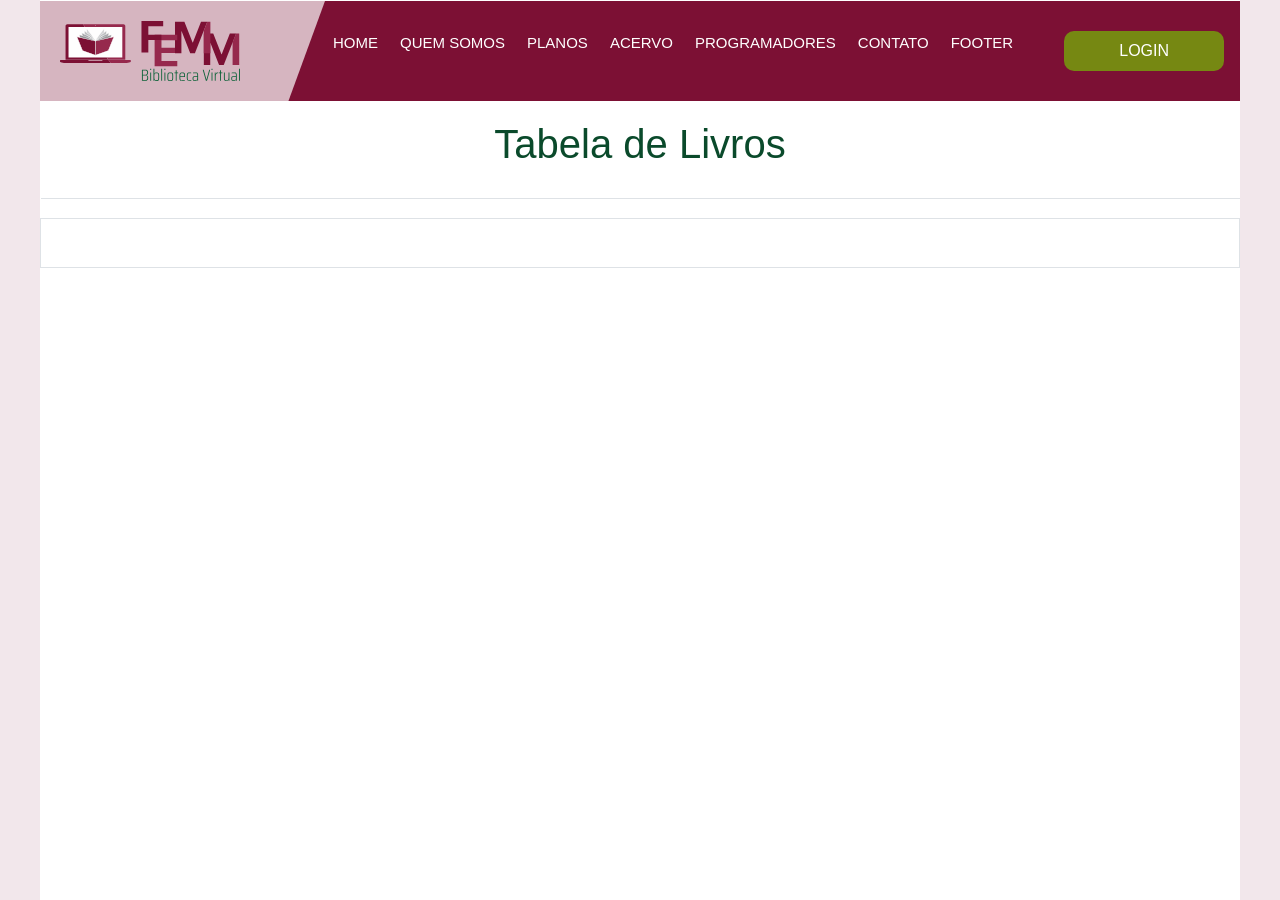
<file: front_End/livro.html>
<!DOCTYPE html>
<html lang="pt-BR">
<head>
    <meta charset="UTF-8">
    <meta http-equiv="X-UA-Compatible" content="IE=edge" />
    <meta name="viewport" content="width=device-width, initial-scale=1.0">

    <!--CSS-->
    <link rel="stylesheet" href="./css/livro.css">
    <link rel="stylesheet" href="./css/style.css">
    <link rel="stylesheet" href="./css/elementos.css">
    
    <!--BOOSTRAP-->
    <link href="https://cdn.jsdelivr.net/npm/bootstrap@5.3.2/dist/css/bootstrap.min.css" rel="stylesheet" integrity="sha384-T3c6CoIi6uLrA9TneNEoa7RxnatzjcDSCmG1MXxSR1GAsXEV/Dwwykc2MPK8M2HN" crossorigin="anonymous">
    <script src="https://cdn.jsdelivr.net/npm/bootstrap@5.3.2/dist/js/bootstrap.bundle.min.js" integrity="sha384-C6RzsynM9kWDrMNeT87bh95OGNyZPhcTNXj1NW7RuBCsyN/o0jlpcV8Qyq46cDfL" crossorigin="anonymous"></script>

    <title>FEMM biblioteca Virtual</title>
    <script src="javascript/livro.js" ></script>
    <script src="./javascript/enviarLogin.js"></script>
</head>
<body>
    <section id="home" class="home_fluid">
        <div class="home_cont container-nucleo">
            <header>
                <div>
                    <img class = "fundo_logotipo" src ="./assets/img/Logotipo_BG.svg" alt="fundo do logotipo">
                    <img class = "logotipo" src="./assets/img/FEMM_logotipo 1.svg" alt="logotipo">
                </div>
                    <nav class="nav">
                        <ul>
                          <li><a href="http://127.0.0.1:5500/front_End/index.html#home">HOME</a></li>
                          <li><a href="http://127.0.0.1:5500/front_End/index.html#quem_somos">QUEM SOMOS</a></li>
                          <li><a href="http://127.0.0.1:5500/front_End/index.html#planos">PLANOS</a></li>
                          <li><a href="http://127.0.0.1:5500/front_End/index.html#acervo">ACERVO</a></li>
                          <li><a href="http://127.0.0.1:5500/front_End/index.html#programadores">PROGRAMADORES</a></li>
                          <li><a href="http://127.0.0.1:5500/front_End/index.html#contato">CONTATO</a></li>
                          <li><a href="http://127.0.0.1:5500/front_End/index.html#footer">FOOTER</a></li>
                        </ul>
                      </nav>
                
                  <div class="btLogin">
                    <button class="botaoLogin">LOGIN</button>
                  </div>
            </header>
            <article class="tabela">
                <h1 class="tituloTabela">Tabela de Livros</h1>
                <table class="table table-bordered">
                    <thead>
                        <tr scope="row" id="posts-header"></tr>
                    </thead>

                    <tbody>
                        <td scope= "row" class="tbody" scope="row" id="posts-body"></td>
                    </tbody>
                </table>
            </article>

        </div>
    </section>
</body>
</html>
</file>
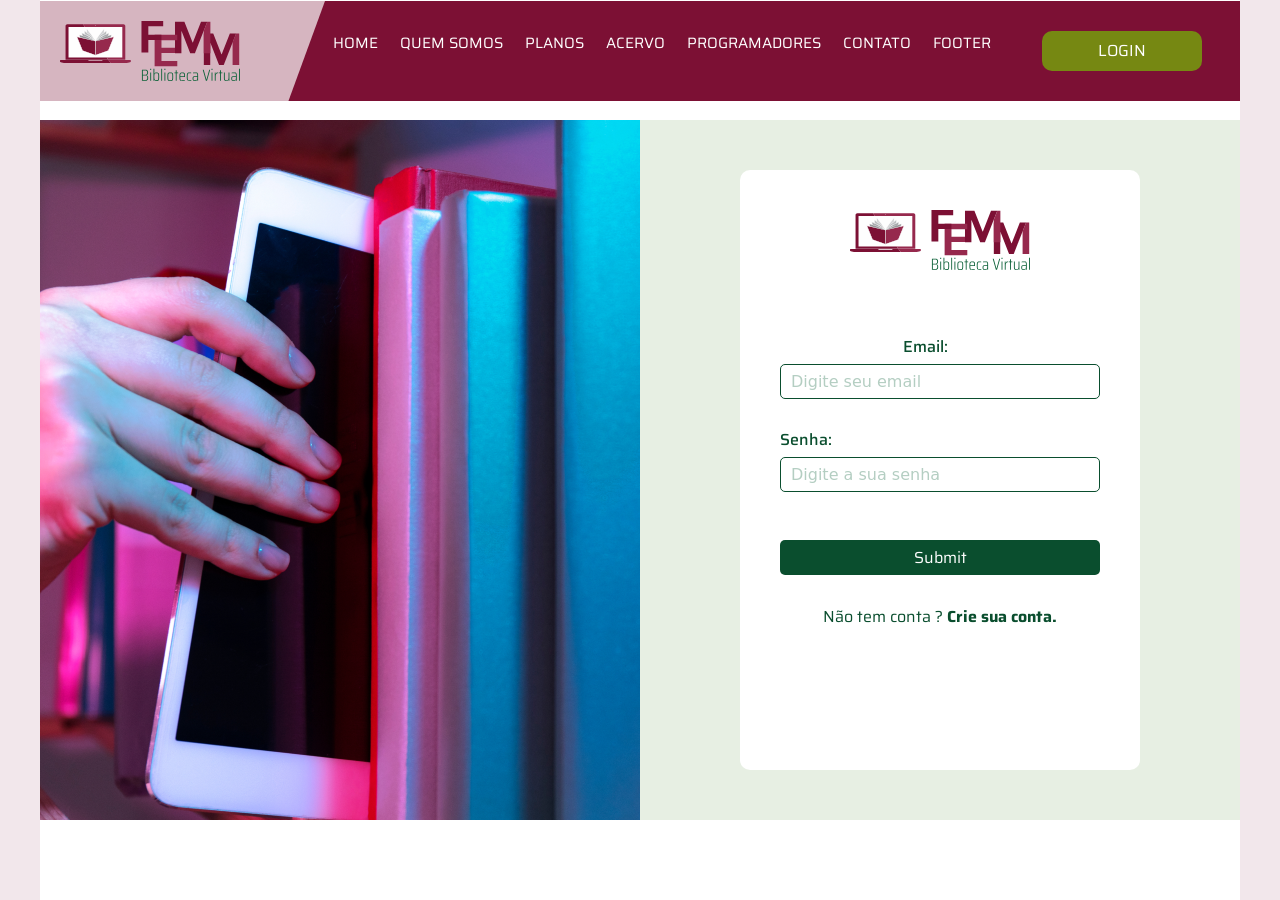
<file: front_End/login.html>
<!DOCTYPE html>
<html lang="pt-BR">
    <head>
        <meta charset="UTF-8">
        <meta name="viewport" content="width=device-width, initial-scale=1.0">
    
        <!--CSS-->
        <link rel="stylesheet" href="./css/style.css">
        <link rel="stylesheet" href="./css/login.css">
        <link rel="stylesheet" href="./css/elementos.css">
    
        <!--BOOSTRAP-->
        <link href="https://cdn.jsdelivr.net/npm/bootstrap@5.3.2/dist/css/bootstrap.min.css" rel="stylesheet" integrity="sha384-T3c6CoIi6uLrA9TneNEoa7RxnatzjcDSCmG1MXxSR1GAsXEV/Dwwykc2MPK8M2HN" crossorigin="anonymous">
        <script src="https://cdn.jsdelivr.net/npm/bootstrap@5.3.2/dist/js/bootstrap.bundle.min.js" integrity="sha384-C6RzsynM9kWDrMNeT87bh95OGNyZPhcTNXj1NW7RuBCsyN/o0jlpcV8Qyq46cDfL" crossorigin="anonymous"></script>

    <link rel="preconnect" href="https://fonts.googleapis.com">
    <link rel="preconnect" href="https://fonts.gstatic.com" crossorigin>
    <link href="https://fonts.googleapis.com/css2?family=Roboto:ital,wght@0,100;0,300;0,400;0,500;0,700;0,900;1,100;1,300;1,400;1,500;1,700;1,900&family=Saira:ital,wght@0,100;0,200;0,300;0,400;0,500;0,600;0,700;0,800;0,900;1,100;1,200;1,300;1,400;1,500;1,600;1,700;1,800;1,900&display=swap" rel="stylesheet">

        <script src="./javascript/enviarLogin.js"></script>
    
        <title>FEMM biblioteca Virtual</title>
    </head>
<body>
    <section id="home" class="home_fluid container-total">
        <div class="home_cont container-nucleo">
            <header>
                <div>
                    <img class = "fundo_logotipo" src ="./assets/img/Logotipo_BG.svg" alt="fundo do logotipo">
                    <img class = "logotipo" src="./assets/img/FEMM_logotipo 1.svg" alt="logotipo">
                </div>
                    <nav class="nav">
                        <ul>
                          <li><a href="http://127.0.0.1:5500/front_End/index.html#home">HOME</a></li>
                          <li><a href="http://127.0.0.1:5500/front_End/index.html#quem_somos">QUEM SOMOS</a></li>
                          <li><a href="http://127.0.0.1:5500/front_End/index.html#planos">PLANOS</a></li>
                          <li><a href="http://127.0.0.1:5500/front_End/index.html#acervo">ACERVO</a></li>
                          <li><a href="http://127.0.0.1:5500/front_End/index.html#programadores">PROGRAMADORES</a></li>
                          <li><a href="http://127.0.0.1:5500/front_End/index.html#contato">CONTATO</a></li>
                          <li><a href="http://127.0.0.1:5500/front_End/index.html#footer">FOOTER</a></li>
                        </ul>
                      </nav>
                
                  <div class="btLogin">
                    <button class="botaoLogin">LOGIN</button>
                  </div>
            </header>
            <main class="loginPrincipal">
                <aside class="loginFoto">
                    <img src="./assets/img/login.png" alt="imagem principal">
                </aside>
                <article class="loginDados">
                    <div class="dadosFundo">
                        <div class="loginLogotipo">
                            <img class="logotipoInput" src="./assets/img/FEMM_logotipo 1.svg" alt="logotipo do login">
                        </div>
                        <form class="loginForm">
                            <label for="email">Email:</label>
                            <input type="email" class="loginEmail" id="loginEmail" placeholder="Digite seu email"><br>
                            <label for="senha">Senha:</label>
                            <input type="password" class="loginPassword" id="loginPassword" placeholder="Digite a sua senha"><br><br>

                            <button class="loginBotao" onclick="enviarLogin()">Submit</button>
                                                       
                            <p class="loginMensagem">Não tem conta ? <span>Crie sua conta.</span></p>

                            <div id="resultado">

                            </div>
                        </form>
                    </div>
                </article>
            </main>

        </div>
    </section>
    
</body>
</html>
</file>
<file: front_End/css/style.css>
/* --------------- PAGINA INDEX --------------- */

.home_fluid{ 
    background-color: var(--primaria-light);
}

.home_cont{
 background-color: var(--branca);
}

header{
    width: 1200px;
    height: 100px;
    background-color: var(--primaria-normal);
    position: fixed;
    top: 1px;
    display: flex;
    z-index: 20;
    
}

.fundo_logotipo{
    position: absolute;
}

.logotipo{
   position: relative;
   top: 20px;
   left: 20px;
}

nav ul{
    list-style: none;
    display: flex;
    align-items: center;
    margin-left: 70px;
    margin-right: 40px;
}

nav ul li a{
    color: var(--branca);
    font-size: 15px;
    font-family: 'Saira', sans-serif;
    font-weight: 400;
    text-decoration: none;
    padding: 11px;
}

nav ul li a:hover {
    background: var(--primaria-light-active);
    color: var(--primaria-dark-active);
    transition: all 500ms ease-in-out;
    border-radius: 5px;

}
 
.btLogin{
    display: flex;
    align-items: center;
}

.botaoLogin{
    width: 160px;
    height: 40px;
    background-color: var(--terciaria-normal);
    color: var(--branca);
    font-family: 'Saira', sans-serif;
    font-size: 16px;
    border-radius: 10px;
    border: none;
}

main{
    display: flex;
    justify-content: center;
    align-items: center;
}

.ldDireito{
    font-family: 'Saira', sans-serif;
    
}

.fotoIndex{
    width: 1200px;
    height: 90vh;
    margin-top: -20px;
    position: relative;
}

.indexConteudo{
    width: 500px;
    height: 500px;
    background-color: rgba(255, 255, 255, 0.5); /* 50% transparente */
    border-radius: 20px;
    position: absolute;
    display: flex;
    justify-content: space-around;
    padding: 60px 20px;
    border: 5px ridge rgb(124, 16, 52, 0.3);
}

.indexTitulo{
    font-weight: 900;
    font-size: 50px;
    color: var(--primaria-dark-active);
    font-family: 'Saira', sans-serif;
    margin-bottom: -50px;
}

.indexSubTitulo{
    font-weight: 900;
    font-size: 50px;
    color: var(--primaria-dark-active);
    margin-top: 80px;
    font-family: 'Saira', sans-serif;
}

.femm{
    color: var(--terciaria-normal);
}

.indexInterrogacao{
    font-weight: 900;
    font-size: 250px;
    color: var(--primaria-normal);
    font-family: 'Roboto', sans-serif;
    margin-top: -90px;
}


/* --------------- QUEM SOMOS --------------- */


.QuemSomosPai {
    display: flex;
    justify-content: space-around;
    align-items: center;
    gap: 10px;
    font-family: 'Saira', sans-serif;

}

.quem_somos_fluid {
    background-color: var(--branca);
}

.quem_somos_cont {
    background-color:#E7EFEB;
    display: flex;
    justify-content: space-around;
    flex-wrap: wrap;
    gap: 20px;
    margin-top: -20px;
}

.quem_somos_cont h1 {
    font-family: 'Saira', sans-serif;
    font-size: 50px;
    color:  #0A4A2B;
    margin-bottom: -50px;
    font-weight: 900;
}


.quem_somos_cont .card-body {
    text-align: justify;
    background-color: var(--branca);
    border-radius: 20px;
    color: #0D6239;
    font-family: 'Roboto', sans-serif;
    font-weight: normal;
    padding: 10px;
    width: 488px;
    height: 560px;
    padding: 15px;
}

.quem_somos_cont .card2 {
    margin: 0px 20px 20px;    
}


.quem_somos_cont .card-title {
    font-size: 30px; /* Ajuste o tamanho do título conforme necessário */
    color:  #0D6239;
    font-family: 'Roboto', sans-serif;
    font-weight: 600;
    
}

.quem_somos_cont .card-subtitle {
    font-size: 30px; /* Ajuste o tamanho do subtítulo conforme necessário */ 
    color:  #0D6239;
    font-family: 'Roboto', sans-serif;
    font-weight: 600;
}


/* --------------- PLANOS --------------- */


.planos_fluid {
    background-color: var(--primaria-light);
}

.planos_cont{
    background-color: #F2E7EB;
}

.planos_fluid container-total{
background-color: #F2E7EB;

}

.títuloPlanos{
    font-size: 45px;
    font-family: 'Saira', sans-serif;
    color: #7C1034;
    font-weight: 900;
    margin-bottom: 100px;

}

.planos1{
    position: absolute;
    width: 320px;
    height: 460px;
    border-radius: 20px;
    margin-left: 80px;
    background-color: #FFFFFF;
    
}

.planos2{
    position: absolute;
    width: 320px;
    height: 460px;
    border-radius: 20px;
    margin-left: 25%;
    background-color: #FFFFFF;
}

.planos3{
    position: absolute;
    width: 320px;
    height: 460px;
    border-radius: 20px;
    margin-left: 45%;
    background-color: #FFFFFF;
}


.preços{
position: absolute;
}

.imgPlanos{
position: relative;
width: 320px;
height: 204px;
z-index: 10;
}

.h2Planos{
position: absolute;
z-index: 11;
margin-top: 20px;
margin-left: 70px;
font-size: 45px;
font-weight: bold;
color: #FFFFFF; 

}

.textoPlanos1{
position: absolute;
z-index: 11;
margin-top: 70px;
margin-left: 95px;
font-size: 30px;
font-weight: 600;
color: #D5DAB6;
}

.textoPlanos2{
    position: absolute;
    z-index: 11;
    margin-top: 70px;
    margin-left: 68px;
    font-size: 29px;
    font-weight: 600;
    color: #B4CEC2;
}


.textoPlanos3{
    position: absolute;
    z-index: 11;
    margin-top: 70px;
    margin-left: 110px;
    font-size: 30px;
    font-weight: 600;
    color: #D6B5C0;
}


.listaPlanos1{
    position: absolute;
    margin-top: 225px;
    color: #7C1034;
    font-size: 16px;
    font-family: 'Roboto','regular';
    font-weight: 500;
    line-height: 25px;
    margin-left: 5px;
    list-style: none;
    
}


.buttonPlanos{
width: 180px;
height: 40px;
margin-top: 395px;
margin-left: 70px;
margin-bottom: 10px;
border-radius: 10px;
background-color: #5D0C27;
color: #D6B5C0;
}

.listaPlanos1{
color: #7C1034;
font-family: 'Roboto', sans-serif;
font-size: 16px;
}



/* --------------- ACERVO --------------- */

.acervo_fluid {
    background-color: var(--secundaria-light);
}

.acervo_cont{
    background-color: var(--secundaria-light-active);
}

.carouselCentralizado{
    display: flex;
    justify-content: center;
    height: 200px;
    margin-top: 40px;
}

.banner{
    margin-top: 30px;
}

.lancamentos{
    margin-top: 40px;
    color: var(--secundaria-normal);
    font-family: 'Saira', sans-serif;
}


/* --------------- PROGRAMADORES --------------- */

.programadores_fluid {
    background-color: var(--primaria-light);
}

.programadores_cont{
    background-color: var(--branca);
}

.programadores_cont .titulo{
  color: var(--primaria-normal);
  font-size: 45px;
  font-weight: 700;
  font-family: 'Saira', sans-serif;
}

.cardProgramadores{
 gap: 10px;
}

.cardPro{
    width: 488px;
    height: 270px;
    background-color: var(--branca);
    border: 1px solid var(--cinza);
    border-radius: 10px;
    display: flex;
    font-family: 'Saira', sans-serif;
    box-shadow: 5px 5px 5px var(--primaria-light);
}

.cardFoto{
    width: 50%;
}
.cardConteudo{
    width: 50%;
}

.cardTitulo{
    display: flex;
    flex-direction: row;
    justify-content: center;
    font-size: 30px;
    font-weight: 700;
    color: var(--primaria-normal);
    margin: 0 auto;
}

.cardSubTitulo{
    display: flex;
    color: var(--secundaria-normal);
    font-size: 16px;
    font-weight: 400;
    line-height: 15px;
    text-align: center;
    display: flex;
    justify-content: center;
}

.linha{
    color: var(--primaria-normal);
    width: 160px;
    display: flex;
    justify-content: center;
    margin: 0 auto;
    margin-top: 20px;
}

.cardListas{
    font-family: 'Roboto', sans-serif;
    font-size: 16px;
    color: var(--primaria-dark);
    margin-top: 20px;
    list-style: none;
}
.estrelas{
    margin-left: 5px;
}

.cardSuperior, .cardInferior{
    display: flex;
    justify-content: center;
    gap: 20px;
    margin: 40px 0;
}


/* --------------- CONTATO --------------- */


.contato_fluid {
    background-color: var(--secundaria-light);
}

.contato_cont {
    height: 800px; /* Altura total da seção */
    background: linear-gradient(to right, #380717 0%, #380717 30%, #2B0612 25%, #2B0612 100%);
}

.ContatoPai{
    /*border: yellow solid 1px;*/
    display: inline-flex;
    align-items: center;
    /*justify-content: space-between;*/
    /*flex-direction: column;*/
    
}

.Info1{
    /*border: cyan solid 1px;*/
    width: 30%;
    display: flex;
    align-items: center;
    /* justify-content: center; */
    flex-direction: column;
    height: 100%;
    margin-top: -10px;

}

/*.hrlinha{
    display: flex;
}*/
.linha1{
width: 250px;
height: 10px;
color: red;
}

.linha2{
width: 250px;
height: 10px;
color: red;
}


.Info2{
   /* border: cyan solid 1px;*/
    width:75%;
    display: flex;
    /*align-items: center;*/
    
}

/*   FONTES  */

.contato_fluid .titulo {
    font-family: 'Saira', sans-serif;
    color: #F2E7EB;
    font-size: 45px; 
    font-weight: 800;
}

.localizacao-titulo h2 {
    font-family: 'Roboto', sans-serif; /* Substitua "SuaNovaFonte" pela fonte desejada */
    font-weight: normal; /* Ajuste conforme necessário */
    font-size: 20px; /* Ajuste conforme necessário */
    color: #FFFFFF; /* Substitua #suaCor pela cor desejada em formato hexadecimal ou nome da cor */
}

.localizacao-texto p {
    font-family: 'Roboto', sans-serif; /* Substitua "SuaFonteRegular" pela fonte regular desejada */
    font-size: 16px; /* Ajuste conforme necessário */
    color: FFFFFF; /* Substitua #suaCor pela cor desejada em formato hexadecimal ou nome da cor */
}

.email-titulo h2 {
    font-family: 'Roboto', sans-serif; /* Substitua "SuaNovaFonte" pela fonte desejada */
    font-weight: normal; /* Ajuste conforme necessário */
    font-size: 20px; /* Ajuste conforme necessário */
    color: #FFFFFF; /* Substitua #suaCor pela cor desejada em formato hexadecimal ou nome da cor */
}

.email-texto p {
    font-family: 'Roboto', sans-serif; /* Substitua "SuaFonteRegular" pela fonte regular desejada */
    font-size: 16px; /* Ajuste conforme necessário */
    color: #FFFFFF; /* Substitua #suaCor pela cor desejada em formato hexadecimal ou nome da cor */
}

.contato-titulo h2 {
    font-family: 'Roboto', sans-serif; /* Substitua "SuaNovaFonte" pela fonte desejada */
    font-weight: normal; /* Ajuste conforme necessário */
    font-size: 20px; /* Ajuste conforme necessário */
    color: #FFFFFF; /* Substitua #suaCor pela cor desejada em formato hexadecimal ou nome da cor */
}

.contato-texto p {
    font-family: 'Roboto', sans-serif; /* Substitua "SuaFonteRegular" pela fonte regular desejada */
    font-size: 16px; /* Ajuste conforme necessário */
    color: #FFFFFF; /* Substitua #suaCor pela cor desejada em formato hexadecimal ou nome da cor */
}

/* FIM DA FONTE*/



/*LOCALIZAÇÃO*/
.localizacao-container {
    display: flex;
    align-items: center;
    /* margin-bottom: 20px; Ajuste conforme necessário */
    margin-left: -30px;
  }
  
  .icone-container img {
    width: 24px; /* Ajuste conforme necessário */
    height: 24px; /* Ajuste conforme necessário */
  }
  
  .localizacao-titulo h2 {
    margin-left: 5px; /* Ajuste conforme necessário */
    font-size: 16px; /* Ajuste conforme necessário */
    margin-bottom: 0; /* Certifica-se de que não há margem inferior */
    margin-top: -2px;
  }
  .localizacao-texto p {
    margin-top: 80px; /* Ajuste conforme necessário para espaçamento entre o título e o texto */
    margin-bottom: 5;
    margin-left: -110px;
  }
  



  /*EMAIL*/
  .email-container {
    display: flex;
    align-items: center;
    /* margin-bottom: 20px; Ajuste conforme necessário */
    margin-left: 20px;
  }
  
  .email-container img {
    width: 24px; /* Ajuste conforme necessário */
    height: 24px; /* Ajuste conforme necessário */
  }
  
  .email-titulo h2 {
    margin-left: 5px; /* Ajuste conforme necessário */
    font-size: 16px; /* Ajuste conforme necessário */
    margin-bottom: 0; /* Certifica-se de que não há margem inferior */
    margin-top: -6px; /* Ajuste conforme necessário, valor negativo eleva o título */
  }
  
  .email-texto p {
    margin-top: 40px; /* Ajuste conforme necessário para espaçamento entre o título e o texto */
    margin-bottom: 0;
    margin-left: -52px;
  }
  


  /* CONTATO */
  
  .contato-container {
    display: flex;
    align-items: center;
    /* margin-bottom: 20px; Ajuste conforme necessário */
    margin-left: -30px;
  }
  
  .contato-container img {
    width: 24px; /* Ajuste conforme necessário */
    height: 24px; /* Ajuste conforme necessário */
  }
  
  .contato-titulo h2 {
    margin-left: 5px; /* Ajuste conforme necessário */
    font-size: 16px; /* Ajuste conforme necessário */
    margin-bottom: 0; /* Certifica-se de que não há margem inferior */
    margin-top: -6px; /* Ajuste conforme necessário, valor negativo eleva o título */
  }
  
  .contato-texto p {
    margin-top: 50px; /* Ajuste conforme necessário para espaçamento entre o título e o texto */
    margin-bottom: 0;
    margin-left: -80px;
    
  }



/* Estilo para o formulário de contato */


.container {
    width: 70%;
    margin: 0 auto;
    padding: 20px;
    margin-top: -15px;
    
}

.box {
    margin-bottom: 10px;
    /*border: red solid 1px;*/
    

}

.box label {
    display: block;
    font-weight: bold;
    margin-bottom: 5px;
    
}

#nome {
    width: 720px; /* Largura desejada */
    height: 40px; /* Altura desejada */
    padding: 5px;
    box-sizing: border-box;
    border-radius: 10px;
    margin-left: 123px;
}
label[for="nome"] {
    margin-left: 123px; /* Ajuste conforme necessário */
}


#email {
    width: 350px; /* Largura desejada */
    height: 40px; /* Altura desejada */
    padding: 5px;
    box-sizing: border-box;
    border-radius: 10px;
    margin-left: 123px;
}
label[for="email"] {
    margin-left: 123px; /* Ajuste conforme necessário */
}

/* Estilo específico para o campo de input "WHATSAPP" */

.box label {
    
    font-weight: normal;
    font-family: 'Roboto', sans-serif; /* Substitua 'Sua Fonte' pela fonte desejada */
    font-size: 20px; /* Tamanho da fonte */
    color: #FFFFFF;
} 


#whatsapp {
    width: 350px;
    height: 40px;
    padding: 5px;
    box-sizing: border-box;
    margin-left: 50px;
    border-radius: 10px;

}
label[for="whatsapp"] {
    margin-left: 50px; /* Ajuste conforme necessário */
}

#mensagem {
    width: 720px; /* Largura desejada */
    height: 110px; /* Altura desejada */
    padding: 5px;
    box-sizing: border-box;
    border-radius: 10px;
    margin-left: 124px;
}

label[for="mensagem"] {
    margin-left: 124px; /* Ajuste conforme necessário */
}



.box input[type="text"],
.box textarea {
    width: 100%;
    padding: 5px;
    box-sizing: border-box;
    background-color: #D6B5C0;
    border: none;
}

.box-group {
    display: flex;
    justify-content: space-between;
    margin-bottom: 10px;
    
}

.box-group .box {
    width: calc(50% - 5px);
    
}

.box-message {
    width: 100%;
}

.button {
    width: 160px; /* Largura desejada */
    height: 40px; /* Altura desejada */
    background-color: #7C1034;
    font-weight: normal;
    font-family: 'Saira', sans-serif;
    font-size: 18px;
    color: white;
    display: flex;
    border-radius: 10px;
    justify-content: center;
    align-items: center;
    padding: 10px;
    border: none;
    border-radius: 5px;
    cursor: pointer;
    margin-left: 685px;
    
}




/* --------------- FOOTER --------------- */

.footer_fluid {
    background-color: var(--primaria-light);
}

.footer_cont{
    background: linear-gradient(to right, #380717 0%, #380717 30%, #2B0612 25%, #2B0612 100%);
}

.areaTotal{
width: 1200px;
height: 800px;
background-color: chartreuse;
display: flex;
}

.ldDireitoFooter{
    width: 50%;
    height: 800px;
    background-color: var(--secundaria-light);
    display: flex;
    justify-content: center;
    align-items: center;
}

.ldEsquerdoFooter{
    width: 50%;
    height: 800px;
    background-color: var(--secundaria-darker);
 
}

.logoFooter{
    height: 167px;
    margin: 0 auto;
    display: flex;
    justify-content: center;
    align-items: center;
}

.FooterTitulo{
    font-family: 'Roboto', sans-serif;
    color: var(--branca);
    font-size: 35px;
    font-weight: 900;
    margin-top: 40px;
}

.listaFooter{
    display: flex;
    flex-direction: row;
    justify-content: center;
    align-items: center;
    padding: 20px;
    margin: 20px;
}

.lista{
    margin-left: 20px;
    
}

.listasMenu{
    list-style: none;
    color: var(--branca);
    font-size: 30px;
    font-family: 'Saira', sans-serif;
    margin-left: 40px;
    margin-top: 40px;
}

.apoioFooter{
    width: 500px;
    height: 150px;
    background-color: var(--branca);
    border-radius: 10px;
    display: flex;
    justify-content: center;
    margin: 0 auto;
    margin-top: 30px;
}

.ApoioTitulo{
    font-size: 40px;
    font-family: 'Saira', sans-serif;
    color: var(--secundaria-normal);
    
}

.listasFooter{
    color: var(--branca);
    text-decoration: none;
}

.menuFooter ul li a{
    color: var(--branca);
    text-decoration: none;
}
</file>
<file: front_End/css/elementos.css>
/* CORES */

:root {
    --primaria-light: #F2E7EB;
    --primaria-light-hover: #EBDBE1;
    --primaria-light-active: #D6B5C0;
    --primaria-normal: #7C1034;
    --primaria-normal-hover: #700E2F;
    --primaria-normal-active: #630D2A;
    --primaria-dark: #5D0C27;
    --primaria-dark-hover: #4A0A1F;
    --primaria-dark-active: #380717;
    --primaria-darker: #2B0612;

    --secundaria-light: #E7EFE3;
    --secundaria-light-hover: #DBE7E1;
    --secundaria-light-active: #B4CEC2;
    --secundaria-normal: #0D6239;
    --secundaria-normal-hover: #0C5833;
    --secundaria-normal-active: #0A4E2E;
    --secundaria-dark: #0A4A2B;
    --secundaria-dark-hover: #083b22;
    --secundaria-dark-active: #062C1A;
    --secundaria-darker: #052214;

    --terciaria-light: #F1F3E7;
    --terciaria-light-hover: #EAEDDB;
    --terciaria-light-active: #D5DAB6;
    --terciaria-normal: #768812;
    --terciaria-normal-hover: #6A7A10;
    --terciaria-normal-active: #5E6D0E;
    --terciaria-dark: #59660E;
    --terciaria-dark-hover: #47520B;
    --terciaria-dark-active: #353D08;
    --terciaria-darker: #293006;

    --branca: #FFF;
    --Preto: #000;
    --cinza: #D2D3D5;
    --vermelho: #DA0A23;
}

/* FONTES */
/*Robot (font-family: 'Roboto', sans-serif;)*/
/* Saira (font-family: 'Saira Condensed', sans-serif;) */
/*font-family: 'Roboto', sans-serif;
/*font-family: 'Saira', sans-serif;
*/
@import url('https://fonts.googleapis.com/css2?family=Roboto:ital,wght@0,100;0,300;0,400;0,500;0,700;0,900;1,100;1,300;1,400;1,500;1,700;1,900&family=Saira:ital,wght@0,100;0,200;0,300;0,400;0,500;0,600;0,700;0,800;0,900;1,100;1,200;1,300;1,400;1,500;1,600;1,700;1,800;1,900&display=swap');


* {
    margin: 0;
    padding: 0;
    box-sizing: border-box;
  }

  html {
    scroll-behavior: smooth;
  }

  .container-total{
    width: 100%;
    height: 100vh;
    /*background-color: var(--cinza);*/
  }

  .container-nucleo{
    max-width: 1200px;
    min-height: calc(100vh);
    padding-top: 120px;
    margin: 0 auto;

  }

  h1{
    font-family: 'Saira Condensed', sans-serif;
    font-weight: bolder;
    text-align: center;
    }
  
  .titulo{
    font-size: 45px;
  }

  h2{
    font-family: 'Saira Condensed', sans-serif;
    font-weight: bold;
    font-size: 35px;
  }

  h3{
    font-family: 'Saira Condensed', sans-serif;
    font-weight: bolder;
    font-size: 30px;
  }

  h4{
    font-family: 'Saira Condensed', sans-serif;
    font-weight: 400;
    font-size: 20px;
 }

 p{
    font-family: 'Saira Condensed', sans-serif;
    font-weight: 400;
    font-size: 16px;
  }
</file>
<file: front_End/javascript/Glider.js-master/docs/assets/css/noscript.css>
/*
	Stellar by HTML5 UP
	html5up.net | @ajlkn
	Free for personal and commercial use under the CCA 3.0 license (html5up.net/license)
*/

/* Header */

	body.is-preload #header.alt > * {
		opacity: 1;
	}

	body.is-preload #header.alt .logo {
		-moz-transform: none;
		-webkit-transform: none;
		-ms-transform: none;
		transform: none;
	}
</file>
<file: front_End/css/livro.css>
/* ----------------- Livro ------------*/

table{
    width: 100%;
    display: table;
    text-align: center;
    height: 70px;
}

thead{
    background-color: var(--secundaria-normal);
    width: 100%;
    margin: 0 auto;    
    color: var(--secundaria-light-hover);
    height: 20px;
}
    
.tituloTabela{
    color: var(--secundaria-dark);
    margin-bottom: 30px;
}

td{
    width: 100vh;
    height: 100%;
    padding: 0px 0px 25px 0px;
    color: var(--secundaria-dark);
    font-weight: 500;
    font-size: 15px;
       
}

tr {
    width: 100%;
}
</file>
<file: front_End/css/login.css>
* {
    margin: 0;
    padding: 0;
    box-sizing: border-box;
  }

  .home_cont{
      background-color: var(--branca);
  }

.loginDados{
    width: 600px;
    height: 700px;
    background-color: var(--secundaria-light);
    display: flex;
    justify-content: center;
    align-items: center;
}

.dadosFundo{
    width: 400px;
    height: 600px;
    background-color: var(--branca);
    border-radius: 10px;
    display: flex;
    flex-direction: column;
}

.loginLogotipo{
    display: flex;
}

.logotipoInput{
    width: 180x;
    height: 60px;
    display: flex;
    margin: 0 auto;
    position: relative;
    bottom: -40px;
}

.loginForm{
    display: flex;
    flex-direction: column;
    padding: 20px;
    margin-top: 80px;
}
::placeholder{
    color: var(--secundaria-light-active);
    font-size: 16px;
    position: relative;
    left: 10px;
}


label{
    color: var(--secundaria-normal-active);
    font-size: 16px;
    font-weight: 500;
    font-family: 'Saira', sans-serif;
    position: relative;
    left: 15px;
    padding: 5px;
}
input{
    border: 1px solid var(--secundaria-normal-active);
    width: 320px;
    height: 35px;
    border-radius: 5px;
    position: relative;
    left: 20px;
}

input:hover{
    box-shadow: 2px 2px 2px var(--secundaria-light);
}

input:active{
    background-color: var(--secundaria-light);
    border: none;
}

.loginBotao{
    width: 320px;
    height: 35px;
    background-color: var(--secundaria-normal-active);
    border: none;
    border-radius: 5px;
    color: var(--branca);
    margin-bottom: 30px;
    margin-left: 20px;
    cursor: pointer;
    font-family: 'Saira', sans-serif;
}

.loginBotao:hover{
    color: var(--secundaria-dark-hover);
    font-weight: bolder;
    background-color: var(--secundaria-light);
}
.loginBotao:active{
    background-color: var(--primaria-normal);
    color: var(--branca);
}

.loginMensagem{
    font-size: 16px;
    text-align: center;
    margin: 0 auto;
    color: var(--secundaria-normal-active);
    cursor: pointer;
    font-family: 'Saira', sans-serif;
}
span{
    font-weight: bolder;
}
</file>
<file: front_End/javascript/Glider.js-master/glider.css>
.glider-contain {
  width: 100%;
  margin: 0 auto;
  position: relative;
}
.glider {
  margin: 0 auto;
  position: relative;
  overflow-y: hidden;
  -webkit-overflow-scrolling: touch;
  -ms-overflow-style: none;
  transform: translateZ(0);
}
.glider-track {
  transform: translateZ(0);
  width: 100%;
  margin: 0;
  padding: 0;
  display: flex;
  z-index: 1;
}
.glider.draggable {
  user-select: none;
  cursor: -webkit-grab;
  cursor: grab;
}
.glider.draggable .glider-slide img {
  user-select: none;
  pointer-events: none;
}
.glider.drag {
  cursor: -webkit-grabbing;
  cursor: grabbing;
}
.glider-slide {
  user-select: none;
  justify-content: center;
  align-content: center;
  width: 100%;
}
.glider-slide img {
  max-width: 100%;
}
.glider::-webkit-scrollbar {
  opacity: 0;
  height: 0;
}
.glider-prev,.glider-next {
  user-select: none;
  position: absolute;
  outline: none;
  background: none;
  padding: 0;
  z-index: 2;
  font-size: 40px;
  text-decoration: none;
  left: -23px;
  border: 0;
  top: 30%;
  cursor: pointer;
  color: #666;
  opacity: 1;
  line-height: 1;
  transition: opacity .5s cubic-bezier(.17,.67,.83,.67),
              color .5s cubic-bezier(.17,.67,.83,.67);
}
.glider-prev:hover,
.glider-next:hover,
.glider-prev:focus,
.glider-next:focus {
  color: #a89cc8;
}
.glider-next {
  right: -23px;
  left: auto;
}
.glider-next.disabled,
.glider-prev.disabled {
  opacity: .25;
  color: #666;
  cursor: default;
}
.glider-slide {
  min-width: 150px;
}
.glider-hide {
  opacity: 0;
}
.glider-dots {
  user-select: none;
  display: flex;
  flex-wrap: wrap;
  justify-content: center;
  margin: 0 auto;
  padding: 0;
}
.glider-dot {
  border: 0;
  padding: 0;
  user-select: none;
  outline: none;
  display: block;
  cursor: pointer;
  color: #ccc;
  border-radius: 999px;
  background: #ccc;
  width: 12px;
  height: 12px;
  margin: 7px;
}
.glider-dot:hover,
.glider-dot:focus,
.glider-dot.active {
  background: #a89cc8;
}
@media(max-width: 36em){
  .glider::-webkit-scrollbar {
    opacity: 1;
    -webkit-appearance: none;
    width: 7px;
    height: 3px;
  }
  .glider::-webkit-scrollbar-thumb {
    opacity: 1;
    border-radius: 99px;
    background-color: rgba(156, 156, 156, 0.25);
    box-shadow: 0 0 1px rgba(255,255,255,.25);
  }
}
</file>
<file: front_End/javascript/Glider.js-master/docs/assets/css/main.css>
@import url(font-awesome.min.css);
@import "https://fonts.googleapis.com/css?family=Source+Sans+Pro:300,400";

/*
  Stellar by HTML5 UP
  html5up.net | @ajlkn
  Free for personal and commercial use under the CCA 3.0 license (html5up.net/license)
*/

html, body, div, span, applet, object,
iframe, h1, h2, h3, h4, h5, h6, p, blockquote,
pre, a, abbr, acronym, address, big, cite,
code, del, dfn, em, img, ins, kbd, q, s, samp,
small, strike, strong, sub, sup, tt, var, b,
u, i, center, dl, dt, dd, ol, ul, li, fieldset,
form, label, legend, table, caption, tbody,
tfoot, thead, tr, th, td, article, aside,
canvas, details, embed, figure, figcaption,
footer, header, hgroup, menu, nav, output, ruby,
section, summary, time, mark, audio, video {
  margin: 0;
  padding: 0;
  border: 0;
  font-size: 100%;
  font: inherit;
  vertical-align: baseline;}

article, aside, details, figcaption, figure,
footer, header, hgroup, menu, nav, section {
  display: block;}

body {
  line-height: 1;
}

ol, ul {
  list-style: none;
}

blockquote, q {
  quotes: none;
}

  blockquote:before, blockquote:after, q:before, q:after {
    content: '';
    content: none;
  }

table {
  border-collapse: collapse;
  border-spacing: 0;
}

body {
  -webkit-text-size-adjust: none;
}

mark {
  background-color: transparent;
  color: inherit;
}

input::-moz-focus-inner {
  border: 0;
  padding: 0;
}

input, select, textarea {
  -moz-appearance: none;
  -webkit-appearance: none;
  -ms-appearance: none;
  appearance: none;
}

/* Basic */

  @-ms-viewport {
    width: device-width;
  }

  body {
    -ms-overflow-style: scrollbar;
  }

  @media screen and (max-width: 480px) {

    html, body {
      min-width: 320px;
    }

  }

  html {
    box-sizing: border-box;
  }

  *, *:before, *:after {
    box-sizing: inherit;
  }

  body {
    background-color: #935d8c;
    background-image: url("images/overlay.png"), -moz-linear-gradient(45deg, #e37682 15%, #5f4d93 85%);
    background-image: url("images/overlay.png"), -webkit-linear-gradient(45deg, #e37682 15%, #5f4d93 85%);
    background-image: url("images/overlay.png"), -ms-linear-gradient(45deg, #e37682 15%, #5f4d93 85%);
    background-image: url("images/overlay.png"), linear-gradient(45deg, #e37682 15%, #5f4d93 85%);
  }

    body.is-preload *, body.is-preload *:before, body.is-preload *:after {
      -moz-animation: none !important;
      -webkit-animation: none !important;
      -ms-animation: none !important;
      animation: none !important;
      -moz-transition: none !important;
      -webkit-transition: none !important;
      -ms-transition: none !important;
      transition: none !important;
    }

/* Type */

  body {
    background-color: #935d8c;
    color: rgba(255, 255, 255, 0.65);
  }

  body, input, select, textarea {
    font-family: "Source Sans Pro", Helvetica, sans-serif;
    font-size: 17pt;
    font-weight: 300;
    line-height: 1.65;
  }

    @media screen and (max-width: 1680px) {

      body, input, select, textarea {
        font-size: 14pt;
      }

    }

    @media screen and (max-width: 1280px) {

      body, input, select, textarea {
        font-size: 12pt;
      }

    }

    @media screen and (max-width: 360px) {

      body, input, select, textarea {
        font-size: 11pt;
      }

    }

  a {
    -moz-transition: color 0.2s ease, border-bottom 0.2s ease;
    -webkit-transition: color 0.2s ease, border-bottom 0.2s ease;
    -ms-transition: color 0.2s ease, border-bottom 0.2s ease;
    transition: color 0.2s ease, border-bottom 0.2s ease;
    text-decoration: none;
    border-bottom: dotted 1px;
    color: inherit;
  }

    a:hover {
      border-bottom-color: transparent;
    }

  strong, b {
    font-weight: 400;
  }

  em, i {
    font-style: italic;
  }

  p {
    margin: 0 0 2em 0;
  }

    p.content {
      -moz-columns: 20em 2;
      -webkit-columns: 20em 2;
      -ms-columns: 20em 2;
      columns: 20em 2;
      -moz-column-gap: 2em;
      -webkit-column-gap: 2em;
      -ms-column-gap: 2em;
      column-gap: 2em;
      text-align: justify;
    }

  h1, h2, h3, h4, h5, h6 {
    font-weight: 300;
    line-height: 1.5;
    margin: 0 0 0.7em 0;
    letter-spacing: -0.025em;
  }

    h1 a, h2 a, h3 a, h4 a, h5 a, h6 a {
      color: inherit;
      text-decoration: none;
    }

  h1 {
    font-size: 2.5em;
    line-height: 1.2;
  }

  h2 {
    font-size: 1.5em;
  }

  h3 {
    font-size: 1.25em;
  }

  h4 {
    font-size: 1.1em;
  }

  h5 {
    font-size: 0.9em;
  }

  h6 {
    font-size: 0.7em;
  }

  @media screen and (max-width: 736px) {

    h1 {
      font-size: 2em;
    }

  }

  sub {
    font-size: 0.8em;
    position: relative;
    top: 0.5em;
  }

  sup {
    font-size: 0.8em;
    position: relative;
    top: -0.5em;
  }

  blockquote {
    border-left: solid 4px;
    font-style: italic;
    margin: 0 0 2em 0;
    padding: 0.5em 0 0.5em 2em;
  }

  code {
    border-radius: 8px;
    border: solid 1px;
    font-family: "Courier New", monospace;
    font-size: 0.9em;
    margin: 0 0.25em;
    padding: 0.25em 0.65em;
  }

  pre {
    -webkit-overflow-scrolling: touch;
    font-family: "Courier New", monospace;
    font-size: 0.9em;
    margin: 0 0 2em 0;
  }

    pre code {
      display: block;
      line-height: 1.75;
      padding: 1em 1.5em;
      overflow-x: auto;
    }

  hr {
    border: 0;
    border-bottom: solid 1px;
    margin: 2em 0;
  }

    hr.major {
      margin: 3em 0;
    }

  .align-left {
    text-align: left;
  }

  .align-center {
    text-align: center;
  }

  .align-right {
    text-align: right;
  }

  input, select, textarea {
    color: #ffffff;
  }

  a:hover {
    color: #ffffff;
  }

  strong, b {
    color: #ffffff;
  }

  h1, h2, h3, h4, h5, h6 {
    color: #ffffff;
  }

  blockquote {
    border-left-color: rgba(255, 255, 255, 0.35);
  }

  code {
    background: rgba(255, 255, 255, 0.075);
    border-color: rgba(255, 255, 255, 0.35);
  }

  hr {
    border-bottom-color: rgba(255, 255, 255, 0.35);
  }

/* Row */

  .row {
    display: flex;
    flex-wrap: wrap;
    box-sizing: border-box;
    align-items: stretch;
  }

    .row > * {
      box-sizing: border-box;
    }

    .row.gtr-uniform > * > :last-child {
      margin-bottom: 0;
    }

    .row.aln-left {
      justify-content: flex-start;
    }

    .row.aln-center {
      justify-content: center;
    }

    .row.aln-right {
      justify-content: flex-end;
    }

    .row.aln-top {
      align-items: flex-start;
    }

    .row.aln-middle {
      align-items: center;
    }

    .row.aln-bottom {
      align-items: flex-end;
    }

    .row > .imp {
      order: -1;
    }

    .row > .col-1 {
      width: 8.3333333333%;
    }

    .row > .off-1 {
      margin-left: 8.3333333333%;
    }

    .row > .col-2 {
      width: 16.6666666667%;
    }

    .row > .off-2 {
      margin-left: 16.6666666667%;
    }

    .row > .col-3 {
      width: 25%;
    }

    .row > .off-3 {
      margin-left: 25%;
    }

    .row > .col-4 {
      width: 33.3333333333%;
    }

    .row > .off-4 {
      margin-left: 33.3333333333%;
    }

    .row > .col-5 {
      width: 41.6666666667%;
    }

    .row > .off-5 {
      margin-left: 41.6666666667%;
    }

    .row > .col-6 {
      width: 50%;
    }

    .row > .off-6 {
      margin-left: 50%;
    }

    .row > .col-7 {
      width: 58.3333333333%;
    }

    .row > .off-7 {
      margin-left: 58.3333333333%;
    }

    .row > .col-8 {
      width: 66.6666666667%;
    }

    .row > .off-8 {
      margin-left: 66.6666666667%;
    }

    .row > .col-9 {
      width: 75%;
    }

    .row > .off-9 {
      margin-left: 75%;
    }

    .row > .col-10 {
      width: 83.3333333333%;
    }

    .row > .off-10 {
      margin-left: 83.3333333333%;
    }

    .row > .col-11 {
      width: 91.6666666667%;
    }

    .row > .off-11 {
      margin-left: 91.6666666667%;
    }

    .row > .col-12 {
      width: 100%;
    }

    .row > .off-12 {
      margin-left: 100%;
    }

    .row.gtr-0 {
      margin-top: 0;
      margin-left: 0em;
    }

      .row.gtr-0 > * {
        padding: 0 0 0 0em;
      }

      .row.gtr-0.gtr-uniform {
        margin-top: 0em;
      }

        .row.gtr-0.gtr-uniform > * {
          padding-top: 0em;
        }

    .row.gtr-25 {
      margin-top: 0;
      margin-left: -0.375em;
    }

      .row.gtr-25 > * {
        padding: 0 0 0 0.375em;
      }

      .row.gtr-25.gtr-uniform {
        margin-top: -0.375em;
      }

        .row.gtr-25.gtr-uniform > * {
          padding-top: 0.375em;
        }

    .row.gtr-50 {
      margin-top: 0;
      margin-left: -0.75em;
    }

      .row.gtr-50 > * {
        padding: 0 0 0 0.75em;
      }

      .row.gtr-50.gtr-uniform {
        margin-top: -0.75em;
      }

        .row.gtr-50.gtr-uniform > * {
          padding-top: 0.75em;
        }

    .row {
      margin-top: 0;
      margin-left: -1.5em;
    }

      .row > * {
        padding: 0 0 0 1.5em;
      }

      .row.gtr-uniform {
        margin-top: -1.5em;
      }

        .row.gtr-uniform > * {
          padding-top: 1.5em;
        }

    .row.gtr-150 {
      margin-top: 0;
      margin-left: -2.25em;
    }

      .row.gtr-150 > * {
        padding: 0 0 0 2.25em;
      }

      .row.gtr-150.gtr-uniform {
        margin-top: -2.25em;
      }

        .row.gtr-150.gtr-uniform > * {
          padding-top: 2.25em;
        }

    .row.gtr-200 {
      margin-top: 0;
      margin-left: -3em;
    }

      .row.gtr-200 > * {
        padding: 0 0 0 3em;
      }

      .row.gtr-200.gtr-uniform {
        margin-top: -3em;
      }

        .row.gtr-200.gtr-uniform > * {
          padding-top: 3em;
        }

    @media screen and (max-width: 1680px) {

      .row {
        display: flex;
        flex-wrap: wrap;
        box-sizing: border-box;
        align-items: stretch;
      }

        .row > * {
          box-sizing: border-box;
        }

        .row.gtr-uniform > * > :last-child {
          margin-bottom: 0;
        }

        .row.aln-left {
          justify-content: flex-start;
        }

        .row.aln-center {
          justify-content: center;
        }

        .row.aln-right {
          justify-content: flex-end;
        }

        .row.aln-top {
          align-items: flex-start;
        }

        .row.aln-middle {
          align-items: center;
        }

        .row.aln-bottom {
          align-items: flex-end;
        }

        .row > .imp-xlarge {
          order: -1;
        }

        .row > .col-1-xlarge {
          width: 8.3333333333%;
        }

        .row > .off-1-xlarge {
          margin-left: 8.3333333333%;
        }

        .row > .col-2-xlarge {
          width: 16.6666666667%;
        }

        .row > .off-2-xlarge {
          margin-left: 16.6666666667%;
        }

        .row > .col-3-xlarge {
          width: 25%;
        }

        .row > .off-3-xlarge {
          margin-left: 25%;
        }

        .row > .col-4-xlarge {
          width: 33.3333333333%;
        }

        .row > .off-4-xlarge {
          margin-left: 33.3333333333%;
        }

        .row > .col-5-xlarge {
          width: 41.6666666667%;
        }

        .row > .off-5-xlarge {
          margin-left: 41.6666666667%;
        }

        .row > .col-6-xlarge {
          width: 50%;
        }

        .row > .off-6-xlarge {
          margin-left: 50%;
        }

        .row > .col-7-xlarge {
          width: 58.3333333333%;
        }

        .row > .off-7-xlarge {
          margin-left: 58.3333333333%;
        }

        .row > .col-8-xlarge {
          width: 66.6666666667%;
        }

        .row > .off-8-xlarge {
          margin-left: 66.6666666667%;
        }

        .row > .col-9-xlarge {
          width: 75%;
        }

        .row > .off-9-xlarge {
          margin-left: 75%;
        }

        .row > .col-10-xlarge {
          width: 83.3333333333%;
        }

        .row > .off-10-xlarge {
          margin-left: 83.3333333333%;
        }

        .row > .col-11-xlarge {
          width: 91.6666666667%;
        }

        .row > .off-11-xlarge {
          margin-left: 91.6666666667%;
        }

        .row > .col-12-xlarge {
          width: 100%;
        }

        .row > .off-12-xlarge {
          margin-left: 100%;
        }

        .row.gtr-0 {
          margin-top: 0;
          margin-left: 0em;
        }

          .row.gtr-0 > * {
            padding: 0 0 0 0em;
          }

          .row.gtr-0.gtr-uniform {
            margin-top: 0em;
          }

            .row.gtr-0.gtr-uniform > * {
              padding-top: 0em;
            }

        .row.gtr-25 {
          margin-top: 0;
          margin-left: -0.375em;
        }

          .row.gtr-25 > * {
            padding: 0 0 0 0.375em;
          }

          .row.gtr-25.gtr-uniform {
            margin-top: -0.375em;
          }

            .row.gtr-25.gtr-uniform > * {
              padding-top: 0.375em;
            }

        .row.gtr-50 {
          margin-top: 0;
          margin-left: -0.75em;
        }

          .row.gtr-50 > * {
            padding: 0 0 0 0.75em;
          }

          .row.gtr-50.gtr-uniform {
            margin-top: -0.75em;
          }

            .row.gtr-50.gtr-uniform > * {
              padding-top: 0.75em;
            }

        .row {
          margin-top: 0;
          margin-left: -1.5em;
        }

          .row > * {
            padding: 0 0 0 1.5em;
          }

          .row.gtr-uniform {
            margin-top: -1.5em;
          }

            .row.gtr-uniform > * {
              padding-top: 1.5em;
            }

        .row.gtr-150 {
          margin-top: 0;
          margin-left: -2.25em;
        }

          .row.gtr-150 > * {
            padding: 0 0 0 2.25em;
          }

          .row.gtr-150.gtr-uniform {
            margin-top: -2.25em;
          }

            .row.gtr-150.gtr-uniform > * {
              padding-top: 2.25em;
            }

        .row.gtr-200 {
          margin-top: 0;
          margin-left: -3em;
        }

          .row.gtr-200 > * {
            padding: 0 0 0 3em;
          }

          .row.gtr-200.gtr-uniform {
            margin-top: -3em;
          }

            .row.gtr-200.gtr-uniform > * {
              padding-top: 3em;
            }

    }

    @media screen and (max-width: 1280px) {

      .row {
        display: flex;
        flex-wrap: wrap;
        box-sizing: border-box;
        align-items: stretch;
      }

        .row > * {
          box-sizing: border-box;
        }

        .row.gtr-uniform > * > :last-child {
          margin-bottom: 0;
        }

        .row.aln-left {
          justify-content: flex-start;
        }

        .row.aln-center {
          justify-content: center;
        }

        .row.aln-right {
          justify-content: flex-end;
        }

        .row.aln-top {
          align-items: flex-start;
        }

        .row.aln-middle {
          align-items: center;
        }

        .row.aln-bottom {
          align-items: flex-end;
        }

        .row > .imp-large {
          order: -1;
        }

        .row > .col-1-large {
          width: 8.3333333333%;
        }

        .row > .off-1-large {
          margin-left: 8.3333333333%;
        }

        .row > .col-2-large {
          width: 16.6666666667%;
        }

        .row > .off-2-large {
          margin-left: 16.6666666667%;
        }

        .row > .col-3-large {
          width: 25%;
        }

        .row > .off-3-large {
          margin-left: 25%;
        }

        .row > .col-4-large {
          width: 33.3333333333%;
        }

        .row > .off-4-large {
          margin-left: 33.3333333333%;
        }

        .row > .col-5-large {
          width: 41.6666666667%;
        }

        .row > .off-5-large {
          margin-left: 41.6666666667%;
        }

        .row > .col-6-large {
          width: 50%;
        }

        .row > .off-6-large {
          margin-left: 50%;
        }

        .row > .col-7-large {
          width: 58.3333333333%;
        }

        .row > .off-7-large {
          margin-left: 58.3333333333%;
        }

        .row > .col-8-large {
          width: 66.6666666667%;
        }

        .row > .off-8-large {
          margin-left: 66.6666666667%;
        }

        .row > .col-9-large {
          width: 75%;
        }

        .row > .off-9-large {
          margin-left: 75%;
        }

        .row > .col-10-large {
          width: 83.3333333333%;
        }

        .row > .off-10-large {
          margin-left: 83.3333333333%;
        }

        .row > .col-11-large {
          width: 91.6666666667%;
        }

        .row > .off-11-large {
          margin-left: 91.6666666667%;
        }

        .row > .col-12-large {
          width: 100%;
        }

        .row > .off-12-large {
          margin-left: 100%;
        }

        .row.gtr-0 {
          margin-top: 0;
          margin-left: 0em;
        }

          .row.gtr-0 > * {
            padding: 0 0 0 0em;
          }

          .row.gtr-0.gtr-uniform {
            margin-top: 0em;
          }

            .row.gtr-0.gtr-uniform > * {
              padding-top: 0em;
            }

        .row.gtr-25 {
          margin-top: 0;
          margin-left: -0.375em;
        }

          .row.gtr-25 > * {
            padding: 0 0 0 0.375em;
          }

          .row.gtr-25.gtr-uniform {
            margin-top: -0.375em;
          }

            .row.gtr-25.gtr-uniform > * {
              padding-top: 0.375em;
            }

        .row.gtr-50 {
          margin-top: 0;
          margin-left: -0.75em;
        }

          .row.gtr-50 > * {
            padding: 0 0 0 0.75em;
          }

          .row.gtr-50.gtr-uniform {
            margin-top: -0.75em;
          }

            .row.gtr-50.gtr-uniform > * {
              padding-top: 0.75em;
            }

        .row {
          margin-top: 0;
          margin-left: -1.5em;
        }

          .row > * {
            padding: 0 0 0 1.5em;
          }

          .row.gtr-uniform {
            margin-top: -1.5em;
          }

            .row.gtr-uniform > * {
              padding-top: 1.5em;
            }

        .row.gtr-150 {
          margin-top: 0;
          margin-left: -2.25em;
        }

          .row.gtr-150 > * {
            padding: 0 0 0 2.25em;
          }

          .row.gtr-150.gtr-uniform {
            margin-top: -2.25em;
          }

            .row.gtr-150.gtr-uniform > * {
              padding-top: 2.25em;
            }

        .row.gtr-200 {
          margin-top: 0;
          margin-left: -3em;
        }

          .row.gtr-200 > * {
            padding: 0 0 0 3em;
          }

          .row.gtr-200.gtr-uniform {
            margin-top: -3em;
          }

            .row.gtr-200.gtr-uniform > * {
              padding-top: 3em;
            }

    }

    @media screen and (max-width: 980px) {

      .row {
        display: flex;
        flex-wrap: wrap;
        box-sizing: border-box;
        align-items: stretch;
      }

        .row > * {
          box-sizing: border-box;
        }

        .row.gtr-uniform > * > :last-child {
          margin-bottom: 0;
        }

        .row.aln-left {
          justify-content: flex-start;
        }

        .row.aln-center {
          justify-content: center;
        }

        .row.aln-right {
          justify-content: flex-end;
        }

        .row.aln-top {
          align-items: flex-start;
        }

        .row.aln-middle {
          align-items: center;
        }

        .row.aln-bottom {
          align-items: flex-end;
        }

        .row > .imp-medium {
          order: -1;
        }

        .row > .col-1-medium {
          width: 8.3333333333%;
        }

        .row > .off-1-medium {
          margin-left: 8.3333333333%;
        }

        .row > .col-2-medium {
          width: 16.6666666667%;
        }

        .row > .off-2-medium {
          margin-left: 16.6666666667%;
        }

        .row > .col-3-medium {
          width: 25%;
        }

        .row > .off-3-medium {
          margin-left: 25%;
        }

        .row > .col-4-medium {
          width: 33.3333333333%;
        }

        .row > .off-4-medium {
          margin-left: 33.3333333333%;
        }

        .row > .col-5-medium {
          width: 41.6666666667%;
        }

        .row > .off-5-medium {
          margin-left: 41.6666666667%;
        }

        .row > .col-6-medium {
          width: 50%;
        }

        .row > .off-6-medium {
          margin-left: 50%;
        }

        .row > .col-7-medium {
          width: 58.3333333333%;
        }

        .row > .off-7-medium {
          margin-left: 58.3333333333%;
        }

        .row > .col-8-medium {
          width: 66.6666666667%;
        }

        .row > .off-8-medium {
          margin-left: 66.6666666667%;
        }

        .row > .col-9-medium {
          width: 75%;
        }

        .row > .off-9-medium {
          margin-left: 75%;
        }

        .row > .col-10-medium {
          width: 83.3333333333%;
        }

        .row > .off-10-medium {
          margin-left: 83.3333333333%;
        }

        .row > .col-11-medium {
          width: 91.6666666667%;
        }

        .row > .off-11-medium {
          margin-left: 91.6666666667%;
        }

        .row > .col-12-medium {
          width: 100%;
        }

        .row > .off-12-medium {
          margin-left: 100%;
        }

        .row.gtr-0 {
          margin-top: 0;
          margin-left: 0em;
        }

          .row.gtr-0 > * {
            padding: 0 0 0 0em;
          }

          .row.gtr-0.gtr-uniform {
            margin-top: 0em;
          }

            .row.gtr-0.gtr-uniform > * {
              padding-top: 0em;
            }

        .row.gtr-25 {
          margin-top: 0;
          margin-left: -0.375em;
        }

          .row.gtr-25 > * {
            padding: 0 0 0 0.375em;
          }

          .row.gtr-25.gtr-uniform {
            margin-top: -0.375em;
          }

            .row.gtr-25.gtr-uniform > * {
              padding-top: 0.375em;
            }

        .row.gtr-50 {
          margin-top: 0;
          margin-left: -0.75em;
        }

          .row.gtr-50 > * {
            padding: 0 0 0 0.75em;
          }

          .row.gtr-50.gtr-uniform {
            margin-top: -0.75em;
          }

            .row.gtr-50.gtr-uniform > * {
              padding-top: 0.75em;
            }

        .row {
          margin-top: 0;
          margin-left: -1.5em;
        }

          .row > * {
            padding: 0 0 0 1.5em;
          }

          .row.gtr-uniform {
            margin-top: -1.5em;
          }

            .row.gtr-uniform > * {
              padding-top: 1.5em;
            }

        .row.gtr-150 {
          margin-top: 0;
          margin-left: -2.25em;
        }

          .row.gtr-150 > * {
            padding: 0 0 0 2.25em;
          }

          .row.gtr-150.gtr-uniform {
            margin-top: -2.25em;
          }

            .row.gtr-150.gtr-uniform > * {
              padding-top: 2.25em;
            }

        .row.gtr-200 {
          margin-top: 0;
          margin-left: -3em;
        }

          .row.gtr-200 > * {
            padding: 0 0 0 3em;
          }

          .row.gtr-200.gtr-uniform {
            margin-top: -3em;
          }

            .row.gtr-200.gtr-uniform > * {
              padding-top: 3em;
            }

    }

    @media screen and (max-width: 736px) {

      .row {
        display: flex;
        flex-wrap: wrap;
        box-sizing: border-box;
        align-items: stretch;
      }

        .row > * {
          box-sizing: border-box;
        }

        .row.gtr-uniform > * > :last-child {
          margin-bottom: 0;
        }

        .row.aln-left {
          justify-content: flex-start;
        }

        .row.aln-center {
          justify-content: center;
        }

        .row.aln-right {
          justify-content: flex-end;
        }

        .row.aln-top {
          align-items: flex-start;
        }

        .row.aln-middle {
          align-items: center;
        }

        .row.aln-bottom {
          align-items: flex-end;
        }

        .row > .imp-small {
          order: -1;
        }

        .row > .col-1-small {
          width: 8.3333333333%;
        }

        .row > .off-1-small {
          margin-left: 8.3333333333%;
        }

        .row > .col-2-small {
          width: 16.6666666667%;
        }

        .row > .off-2-small {
          margin-left: 16.6666666667%;
        }

        .row > .col-3-small {
          width: 25%;
        }

        .row > .off-3-small {
          margin-left: 25%;
        }

        .row > .col-4-small {
          width: 33.3333333333%;
        }

        .row > .off-4-small {
          margin-left: 33.3333333333%;
        }

        .row > .col-5-small {
          width: 41.6666666667%;
        }

        .row > .off-5-small {
          margin-left: 41.6666666667%;
        }

        .row > .col-6-small {
          width: 50%;
        }

        .row > .off-6-small {
          margin-left: 50%;
        }

        .row > .col-7-small {
          width: 58.3333333333%;
        }

        .row > .off-7-small {
          margin-left: 58.3333333333%;
        }

        .row > .col-8-small {
          width: 66.6666666667%;
        }

        .row > .off-8-small {
          margin-left: 66.6666666667%;
        }

        .row > .col-9-small {
          width: 75%;
        }

        .row > .off-9-small {
          margin-left: 75%;
        }

        .row > .col-10-small {
          width: 83.3333333333%;
        }

        .row > .off-10-small {
          margin-left: 83.3333333333%;
        }

        .row > .col-11-small {
          width: 91.6666666667%;
        }

        .row > .off-11-small {
          margin-left: 91.6666666667%;
        }

        .row > .col-12-small {
          width: 100%;
        }

        .row > .off-12-small {
          margin-left: 100%;
        }

        .row.gtr-0 {
          margin-top: 0;
          margin-left: 0em;
        }

          .row.gtr-0 > * {
            padding: 0 0 0 0em;
          }

          .row.gtr-0.gtr-uniform {
            margin-top: 0em;
          }

            .row.gtr-0.gtr-uniform > * {
              padding-top: 0em;
            }

        .row.gtr-25 {
          margin-top: 0;
          margin-left: -0.25em;
        }

          .row.gtr-25 > * {
            padding: 0 0 0 0.25em;
          }

          .row.gtr-25.gtr-uniform {
            margin-top: -0.25em;
          }

            .row.gtr-25.gtr-uniform > * {
              padding-top: 0.25em;
            }

        .row.gtr-50 {
          margin-top: 0;
          margin-left: -0.5em;
        }

          .row.gtr-50 > * {
            padding: 0 0 0 0.5em;
          }

          .row.gtr-50.gtr-uniform {
            margin-top: -0.5em;
          }

            .row.gtr-50.gtr-uniform > * {
              padding-top: 0.5em;
            }

        .row {
          margin-top: 0;
          margin-left: -1em;
        }

          .row > * {
            padding: 0 0 0 1em;
          }

          .row.gtr-uniform {
            margin-top: -1em;
          }

            .row.gtr-uniform > * {
              padding-top: 1em;
            }

        .row.gtr-150 {
          margin-top: 0;
          margin-left: -1.5em;
        }

          .row.gtr-150 > * {
            padding: 0 0 0 1.5em;
          }

          .row.gtr-150.gtr-uniform {
            margin-top: -1.5em;
          }

            .row.gtr-150.gtr-uniform > * {
              padding-top: 1.5em;
            }

        .row.gtr-200 {
          margin-top: 0;
          margin-left: -2em;
        }

          .row.gtr-200 > * {
            padding: 0 0 0 2em;
          }

          .row.gtr-200.gtr-uniform {
            margin-top: -2em;
          }

            .row.gtr-200.gtr-uniform > * {
              padding-top: 2em;
            }

    }

    @media screen and (max-width: 480px) {

      .row {
        display: flex;
        flex-wrap: wrap;
        box-sizing: border-box;
        align-items: stretch;
      }

        .row > * {
          box-sizing: border-box;
        }

        .row.gtr-uniform > * > :last-child {
          margin-bottom: 0;
        }

        .row.aln-left {
          justify-content: flex-start;
        }

        .row.aln-center {
          justify-content: center;
        }

        .row.aln-right {
          justify-content: flex-end;
        }

        .row.aln-top {
          align-items: flex-start;
        }

        .row.aln-middle {
          align-items: center;
        }

        .row.aln-bottom {
          align-items: flex-end;
        }

        .row > .imp-xsmall {
          order: -1;
        }

        .row > .col-1-xsmall {
          width: 8.3333333333%;
        }

        .row > .off-1-xsmall {
          margin-left: 8.3333333333%;
        }

        .row > .col-2-xsmall {
          width: 16.6666666667%;
        }

        .row > .off-2-xsmall {
          margin-left: 16.6666666667%;
        }

        .row > .col-3-xsmall {
          width: 25%;
        }

        .row > .off-3-xsmall {
          margin-left: 25%;
        }

        .row > .col-4-xsmall {
          width: 33.3333333333%;
        }

        .row > .off-4-xsmall {
          margin-left: 33.3333333333%;
        }

        .row > .col-5-xsmall {
          width: 41.6666666667%;
        }

        .row > .off-5-xsmall {
          margin-left: 41.6666666667%;
        }

        .row > .col-6-xsmall {
          width: 50%;
        }

        .row > .off-6-xsmall {
          margin-left: 50%;
        }

        .row > .col-7-xsmall {
          width: 58.3333333333%;
        }

        .row > .off-7-xsmall {
          margin-left: 58.3333333333%;
        }

        .row > .col-8-xsmall {
          width: 66.6666666667%;
        }

        .row > .off-8-xsmall {
          margin-left: 66.6666666667%;
        }

        .row > .col-9-xsmall {
          width: 75%;
        }

        .row > .off-9-xsmall {
          margin-left: 75%;
        }

        .row > .col-10-xsmall {
          width: 83.3333333333%;
        }

        .row > .off-10-xsmall {
          margin-left: 83.3333333333%;
        }

        .row > .col-11-xsmall {
          width: 91.6666666667%;
        }

        .row > .off-11-xsmall {
          margin-left: 91.6666666667%;
        }

        .row > .col-12-xsmall {
          width: 100%;
        }

        .row > .off-12-xsmall {
          margin-left: 100%;
        }

        .row.gtr-0 {
          margin-top: 0;
          margin-left: 0em;
        }

          .row.gtr-0 > * {
            padding: 0 0 0 0em;
          }

          .row.gtr-0.gtr-uniform {
            margin-top: 0em;
          }

            .row.gtr-0.gtr-uniform > * {
              padding-top: 0em;
            }

        .row.gtr-25 {
          margin-top: 0;
          margin-left: -0.3125em;
        }

          .row.gtr-25 > * {
            padding: 0 0 0 0.3125em;
          }

          .row.gtr-25.gtr-uniform {
            margin-top: -0.3125em;
          }

            .row.gtr-25.gtr-uniform > * {
              padding-top: 0.3125em;
            }

        .row.gtr-50 {
          margin-top: 0;
          margin-left: -0.625em;
        }

          .row.gtr-50 > * {
            padding: 0 0 0 0.625em;
          }

          .row.gtr-50.gtr-uniform {
            margin-top: -0.625em;
          }

            .row.gtr-50.gtr-uniform > * {
              padding-top: 0.625em;
            }

        .row {
          margin-top: 0;
          margin-left: -1.25em;
        }

          .row > * {
            padding: 0 0 0 1.25em;
          }

          .row.gtr-uniform {
            margin-top: -1.25em;
          }

            .row.gtr-uniform > * {
              padding-top: 1.25em;
            }

        .row.gtr-150 {
          margin-top: 0;
          margin-left: -1.875em;
        }

          .row.gtr-150 > * {
            padding: 0 0 0 1.875em;
          }

          .row.gtr-150.gtr-uniform {
            margin-top: -1.875em;
          }

            .row.gtr-150.gtr-uniform > * {
              padding-top: 1.875em;
            }

        .row.gtr-200 {
          margin-top: 0;
          margin-left: -2.5em;
        }

          .row.gtr-200 > * {
            padding: 0 0 0 2.5em;
          }

          .row.gtr-200.gtr-uniform {
            margin-top: -2.5em;
          }

            .row.gtr-200.gtr-uniform > * {
              padding-top: 2.5em;
            }

    }

/* Box */

  .box {
    border-radius: 8px;
    border: solid;
    margin-bottom: 2em;
    padding: 1.5em;
  }

    .box > :last-child,
    .box > :last-child > :last-child,
    .box > :last-child > :last-child > :last-child {
      margin-bottom: 0;
    }

    .box.alt {
      border: 0;
      border-radius: 0;
      padding: 0;
    }

  .box {
    border-color: rgba(255, 255, 255, 0.35);
  }

/* Button */

  input[type="submit"],
  input[type="reset"],
  input[type="button"],
  .button {
    -moz-appearance: none;
    -webkit-appearance: none;
    -ms-appearance: none;
    appearance: none;
    -moz-transition: background-color 0.2s ease-in-out, color 0.2s ease-in-out;
    -webkit-transition: background-color 0.2s ease-in-out, color 0.2s ease-in-out;
    -ms-transition: background-color 0.2s ease-in-out, color 0.2s ease-in-out;
    transition: background-color 0.2s ease-in-out, color 0.2s ease-in-out;
    border-radius: 8px;
    border: 0;
    cursor: pointer;
    display: inline-block;
    font-weight: 300;
    height: 2.75em;
    line-height: 2.75em;
    min-width: 9.25em;
    padding: 0 1.5em;
    text-align: center;
    text-decoration: none;
    white-space: nowrap;
  }

    input[type="submit"].icon,
    input[type="reset"].icon,
    input[type="button"].icon,
    button.icon,
    .button.icon {
      padding-left: 1.35em;
    }

      input[type="submit"].icon:before,
      input[type="reset"].icon:before,
      input[type="button"].icon:before,
      button.icon:before,
      .button.icon:before {
        margin-right: 0.5em;
      }

    input[type="submit"].fit,
    input[type="reset"].fit,
    input[type="button"].fit,
    button.fit,
    .button.fit {
      width: 100%;
    }

    input[type="submit"].small,
    input[type="reset"].small,
    input[type="button"].small,
    button.small,
    .button.small {
      font-size: 0.8em;
    }

    input[type="submit"].large,
    input[type="reset"].large,
    input[type="button"].large,
    button.large,
    .button.large {
      font-size: 1.35em;
    }

    input[type="submit"].disabled, input[type="submit"]:disabled,
    input[type="reset"].disabled,
    input[type="reset"]:disabled,
    input[type="button"].disabled,
    input[type="button"]:disabled,
    .button.disabled,
    .button:disabled {
      pointer-events: none;
      opacity: 0.25;
    }

    @media screen and (max-width: 736px) {

      input[type="submit"],
      input[type="reset"],
      input[type="button"],
      .button {
        min-width: 0;
      }

    }

  input[type="submit"],
  input[type="reset"],
  input[type="button"],
  .button {
    background-color: transparent;
    box-shadow: inset 0 0 0 1px rgba(255, 255, 255, 0.35);
    color: #ffffff !important;
  }

    input[type="submit"]:hover,
    input[type="reset"]:hover,
    input[type="button"]:hover,
    .button:hover {
      background-color: rgba(255, 255, 255, 0.075);
    }

    input[type="submit"]:active,
    input[type="reset"]:active,
    input[type="button"]:active,
    .button:active {
      background-color: rgba(255, 255, 255, 0.2);
    }

    input[type="submit"].icon:before,
    input[type="reset"].icon:before,
    input[type="button"].icon:before,
    button.icon:before,
    .button.icon:before {
      color: rgba(255, 255, 255, 0.5);
    }

    input[type="submit"].primary,
    input[type="reset"].primary,
    input[type="button"].primary,
    button.primary,
    .button.primary {
      background-color: #8cc9f0;
      color: #ffffff !important;
      box-shadow: none;
    }

      input[type="submit"].primary:hover,
      input[type="reset"].primary:hover,
      input[type="button"].primary:hover,
      button.primary:hover,
      .button.primary:hover {
        background-color: #9acff2;
      }

      input[type="submit"].primary:active,
      input[type="reset"].primary:active,
      input[type="button"].primary:active,
      button.primary:active,
      .button.primary:active {
        background-color: #7ec3ee;
      }

      input[type="submit"].primary.icon:before,
      input[type="reset"].primary.icon:before,
      input[type="button"].primary.icon:before,
      button.primary.icon:before,
      .button.primary.icon:before {
        color: #ffffff !important;
      }

/* Form */

  form {
    margin: 0 0 2em 0;
  }

  label {
    display: block;
    font-size: 0.9em;
    font-weight: 400;
    margin: 0 0 1em 0;
  }

  input[type="text"],
  input[type="password"],
  input[type="email"],
  select,
  textarea {
    -moz-appearance: none;
    -webkit-appearance: none;
    -ms-appearance: none;
    appearance: none;
    border-radius: 8px;
    border: solid 1px;
    color: inherit;
    display: block;
    outline: 0;
    padding: 0 1em;
    text-decoration: none;
    width: 100%;
  }

    input[type="text"]:invalid,
    input[type="password"]:invalid,
    input[type="email"]:invalid,
    select:invalid,
    textarea:invalid {
      box-shadow: none;
    }

  select {
    background-size: 1.25rem;
    background-repeat: no-repeat;
    background-position: calc(100% - 1rem) center;
    height: 2.75em;
    padding-right: 2.75em;
    text-overflow: ellipsis;
  }

    select:focus::-ms-value {
      background-color: transparent;
    }

    select::-ms-expand {
      display: none;
    }

  input[type="text"],
  input[type="password"],
  input[type="email"],
  select {
    height: 2.75em;
  }

  textarea {
    padding: 0.75em 1em;
  }

  input[type="checkbox"],
  input[type="radio"] {
    -moz-appearance: none;
    -webkit-appearance: none;
    -ms-appearance: none;
    appearance: none;
    display: block;
    float: left;
    margin-right: -2em;
    opacity: 0;
    width: 1em;
    z-index: -1;
  }

    input[type="checkbox"] + label,
    input[type="radio"] + label {
      text-decoration: none;
      cursor: pointer;
      display: inline-block;
      font-size: 1em;
      font-weight: 300;
      padding-left: 2.4em;
      padding-right: 0.75em;
      position: relative;
    }

      input[type="checkbox"] + label:before,
      input[type="radio"] + label:before {
        -moz-osx-font-smoothing: grayscale;
        -webkit-font-smoothing: antialiased;
        font-family: FontAwesome;
        font-style: normal;
        font-weight: normal;
        text-transform: none !important;
      }

      input[type="checkbox"] + label:before,
      input[type="radio"] + label:before {
        border-radius: 8px;
        border: solid 1px;
        content: '';
        display: inline-block;
        height: 1.65em;
        left: 0;
        line-height: 1.58125em;
        position: absolute;
        text-align: center;
        top: 0;
        width: 1.65em;
      }

    input[type="checkbox"]:checked + label:before,
    input[type="radio"]:checked + label:before {
      content: '\f00c';
    }

  input[type="checkbox"] + label:before {
    border-radius: 8px;
  }

  input[type="radio"] + label:before {
    border-radius: 100%;
  }

  ::-webkit-input-placeholder {
    opacity: 1.0;
  }

  :-moz-placeholder {
    opacity: 1.0;
  }

  ::-moz-placeholder {
    opacity: 1.0;
  }

  :-ms-input-placeholder {
    opacity: 1.0;
  }

  label {
    color: #ffffff;
  }

  input[type="text"],
  input[type="password"],
  input[type="email"],
  select,
  textarea {
    background-color: rgba(255, 255, 255, 0.075);
    border-color: rgba(255, 255, 255, 0.35);
  }

    input[type="text"]:focus,
    input[type="password"]:focus,
    input[type="email"]:focus,
    select:focus,
    textarea:focus {
      border-color: #8cc9f0;
      box-shadow: 0 0 0 1px #8cc9f0;
    }

  select {
    background-image: url("data:image/svg+xml;charset=utf8,%3Csvg xmlns='http://www.w3.org/2000/svg' width='40' height='40' preserveAspectRatio='none' viewBox='0 0 40 40'%3E%3Cpath d='M9.4,12.3l10.4,10.4l10.4-10.4c0.2-0.2,0.5-0.4,0.9-0.4c0.3,0,0.6,0.1,0.9,0.4l3.3,3.3c0.2,0.2,0.4,0.5,0.4,0.9 c0,0.4-0.1,0.6-0.4,0.9L20.7,31.9c-0.2,0.2-0.5,0.4-0.9,0.4c-0.3,0-0.6-0.1-0.9-0.4L4.3,17.3c-0.2-0.2-0.4-0.5-0.4-0.9 c0-0.4,0.1-0.6,0.4-0.9l3.3-3.3c0.2-0.2,0.5-0.4,0.9-0.4S9.1,12.1,9.4,12.3z' fill='rgba(255, 255, 255, 0.35)' /%3E%3C/svg%3E");
  }

    select option {
      color: #ffffff;
      background: #935d8c;
    }

  input[type="checkbox"] + label,
  input[type="radio"] + label {
    color: rgba(255, 255, 255, 0.65);
  }

    input[type="checkbox"] + label:before,
    input[type="radio"] + label:before {
      background: rgba(255, 255, 255, 0.075);
      border-color: rgba(255, 255, 255, 0.35);
    }

  input[type="checkbox"]:checked + label:before,
  input[type="radio"]:checked + label:before {
    background-color: #ffffff;
    border-color: #ffffff;
    color: #935d8c;
  }

  input[type="checkbox"]:focus + label:before,
  input[type="radio"]:focus + label:before {
    border-color: #8cc9f0;
    box-shadow: 0 0 0 1px #8cc9f0;
  }

  ::-webkit-input-placeholder {
    color: rgba(255, 255, 255, 0.5) !important;
  }

  :-moz-placeholder {
    color: rgba(255, 255, 255, 0.5) !important;
  }

  ::-moz-placeholder {
    color: rgba(255, 255, 255, 0.5) !important;
  }

  :-ms-input-placeholder {
    color: rgba(255, 255, 255, 0.5) !important;
  }

  .formerize-placeholder {
    color: rgba(255, 255, 255, 0.5) !important;
  }

/* Icon */

  .icon {
    text-decoration: none;
    -moz-transition: background-color 0.2s ease-in-out, color 0.2s ease-in-out;
    -webkit-transition: background-color 0.2s ease-in-out, color 0.2s ease-in-out;
    -ms-transition: background-color 0.2s ease-in-out, color 0.2s ease-in-out;
    transition: background-color 0.2s ease-in-out, color 0.2s ease-in-out;
    border-bottom: none;
    position: relative;
  }

    .icon:before {
      -moz-osx-font-smoothing: grayscale;
      -webkit-font-smoothing: antialiased;
      font-family: FontAwesome;
      font-style: normal;
      font-weight: normal;
      text-transform: none !important;
    }

    .icon > .label {
      display: none;
    }

    .icon.major {
      border: solid 1px;
      display: inline-block;
      border-radius: 100%;
      padding: 0.65em;
      margin: 0 0 2em 0;
      cursor: default;
    }

      .icon.major:before {
        display: inline-block;
        font-size: 6.25rem;
        width: 2.25em;
        height: 2.25em;
        line-height: 2.2em;
        border-radius: 100%;
        border: solid 1px;
        text-align: center;
      }

    .icon.alt {
      display: inline-block;
      border: solid 1px;
      border-radius: 100%;
    }

      .icon.alt:before {
        display: block;
        font-size: 1.25em;
        width: 2em;
        height: 2em;
        text-align: center;
        line-height: 2em;
      }

    .icon.style1 {
      color: #efa8b0;
    }

    .icon.style2 {
      color: #c79cc8;
    }

    .icon.style3 {
      color: #a89cc8;
    }

    .icon.style4 {
      color: #9bb2e1;
    }

    .icon.style5 {
      color: #8cc9f0;
    }

    @media screen and (max-width: 1680px) {

      .icon.major:before {
        font-size: 5.5rem;
      }

    }

    @media screen and (max-width: 1280px) {

      .icon.major:before {
        font-size: 4.75rem;
      }

    }

    @media screen and (max-width: 736px) {

      .icon.major {
        margin: 0 0 1.5em 0;
        padding: 0.35em;
      }

        .icon.major:before {
          font-size: 3.5rem;
        }

    }

  .icon.major {
    border-color: rgba(255, 255, 255, 0.35);
  }

    .icon.major:before {
      border-color: rgba(255, 255, 255, 0.35);
    }

  .icon.alt {
    border-color: rgba(255, 255, 255, 0.35);
    color: #ffffff;
  }

    .icon.alt:hover {
      background-color: rgba(255, 255, 255, 0.075);
    }

    .icon.alt:active {
      background-color: rgba(255, 255, 255, 0.2);
    }

/* Image */

  .image {
    border-radius: 8px;
    border: 0;
    display: inline-block;
    position: relative;
  }

    .image img {
      border-radius: 8px;
      display: block;
    }

    .image.left, .image.right {
      max-width: 40%;
    }

      .image.left img, .image.right img {
        width: 100%;
      }

    .image.left {
      float: left;
      margin: 0 1.5em 1em 0;
      top: 0.25em;
    }

    .image.right {
      float: right;
      margin: 0 0 1em 1.5em;
      top: 0.25em;
    }

    .image.fit {
      display: block;
      margin: 0 0 2em 0;
      width: 100%;
    }

      .image.fit img {
        width: 100%;
      }

    .image.main {
      display: block;
      margin: 0 0 3em 0;
      width: 100%;
    }

      .image.main img {
        width: 100%;
      }

/* List */

  ol {
    list-style: decimal;
    margin: 0 0 2em 0;
    padding-left: 1.25em;
  }

    ol li {
      padding-left: 0.25em;
    }

  ul {
    list-style: disc;
    margin: 0 0 2em 0;
    padding-left: 1em;
  }

    ul li {
      padding-left: 0.5em;
    }

    ul.alt {
      list-style: none;
      padding-left: 0;
    }

      ul.alt li {
        border-top: solid 1px;
        padding: 0.5em 0;
      }

        ul.alt li:first-child {
          border-top: 0;
          padding-top: 0;
        }

  dl {
    margin: 0 0 2em 0;
  }

    dl dt {
      display: block;
      font-weight: 400;
      margin: 0 0 1em 0;
    }

    dl dd {
      margin-left: 2em;
    }

    dl.alt dt {
      display: block;
      width: 3em;
      margin: 0;
      clear: left;
      float: left;
    }

    dl.alt dd {
      margin: 0 0 0.85em 5.5em;
    }

    dl.alt:after {
      content: '';
      display: block;
      clear: both;
    }

  ul.alt li {
    border-top-color: rgba(255, 255, 255, 0.35);
  }

  dl dt {
    color: #ffffff;
  }

/* Actions */

  ul.actions {
    display: -moz-flex;
    display: -webkit-flex;
    display: -ms-flex;
    display: flex;
    cursor: default;
    list-style: none;
    margin-left: -1em;
    padding-left: 0;
  }

    ul.actions li {
      padding: 0 0 0 1em;
      vertical-align: middle;
    }

    ul.actions.special {
      -moz-justify-content: center;
      -webkit-justify-content: center;
      -ms-justify-content: center;
      justify-content: center;
      width: 100%;
      margin-left: 0;
    }

      ul.actions.special li:first-child {
        padding-left: 0;
      }

    ul.actions.stacked {
      -moz-flex-direction: column;
      -webkit-flex-direction: column;
      -ms-flex-direction: column;
      flex-direction: column;
      margin-left: 0;
    }

      ul.actions.stacked li {
        padding: 1.3em 0 0 0;
      }

        ul.actions.stacked li:first-child {
          padding-top: 0;
        }

    ul.actions.fit {
      width: calc(100% + 1em);
    }

      ul.actions.fit li {
        -moz-flex-grow: 1;
        -webkit-flex-grow: 1;
        -ms-flex-grow: 1;
        flex-grow: 1;
        -moz-flex-shrink: 1;
        -webkit-flex-shrink: 1;
        -ms-flex-shrink: 1;
        flex-shrink: 1;
        width: 100%;
      }

        ul.actions.fit li > * {
          width: 100%;
        }

      ul.actions.fit.stacked {
        width: 100%;
      }

    @media screen and (max-width: 480px) {

      ul.actions:not(.fixed) {
        -moz-flex-direction: column;
        -webkit-flex-direction: column;
        -ms-flex-direction: column;
        flex-direction: column;
        margin-left: 0;
        width: 100% !important;
      }

        ul.actions:not(.fixed) li {
          -moz-flex-grow: 1;
          -webkit-flex-grow: 1;
          -ms-flex-grow: 1;
          flex-grow: 1;
          -moz-flex-shrink: 1;
          -webkit-flex-shrink: 1;
          -ms-flex-shrink: 1;
          flex-shrink: 1;
          padding: 1em 0 0 0;
          text-align: center;
          width: 100%;
        }

          ul.actions:not(.fixed) li > * {
            width: 100%;
          }

          ul.actions:not(.fixed) li:first-child {
            padding-top: 0;
          }

          ul.actions:not(.fixed) li input[type="submit"],
          ul.actions:not(.fixed) li input[type="reset"],
          ul.actions:not(.fixed) li input[type="button"],
          ul.actions:not(.fixed) li button,
          ul.actions:not(.fixed) li .button {
            width: 100%;
          }

            ul.actions:not(.fixed) li input[type="submit"].icon:before,
            ul.actions:not(.fixed) li input[type="reset"].icon:before,
            ul.actions:not(.fixed) li input[type="button"].icon:before,
            ul.actions:not(.fixed) li button.icon:before,
            ul.actions:not(.fixed) li .button.icon:before {
              margin-left: -0.5rem;
            }

    }

/* Icons */

  ul.icons {
    cursor: default;
    list-style: none;
    padding-left: 0;
  }

    ul.icons li {
      display: inline-block;
      padding: 0 0.65em 0 0;
    }

      ul.icons li:last-child {
        padding-right: 0 !important;
      }

/* Section/Article */

  section.special, article.special {
    text-align: center;
  }

  header.major {
    margin-bottom: 3em;
  }

    header.major h2 {
      font-size: 2em;
    }

      header.major h2:after {
        display: block;
        content: '';
        width: 3.25em;
        height: 2px;
        margin: 0.7em 0 1em 0;
        border-radius: 2px;
      }

        section.special header.major h2:after, article.special header.major h2:after {
          margin-left: auto;
          margin-right: auto;
        }

    header.major p {
      font-size: 1.25em;
      letter-spacing: -0.025em;
    }

    header.major.special {
      text-align: center;
    }

      header.major.special h2:after {
        margin-left: auto;
        margin-right: auto;
      }

  footer.major {
    margin-top: 3em;
  }

  @media screen and (max-width: 736px) {

    header.major {
      margin-bottom: 0;
    }

      header.major h2 {
        font-size: 1.5em;
      }

      header.major p {
        font-size: 1em;
        letter-spacing: 0;
      }

        header.major p br {
          display: none;
        }

    footer.major {
      margin-top: 0;
    }

  }

  header.major h2:after {
    background-color: rgba(255, 255, 255, 0.35);
  }

/* Table */

  .table-wrapper {
    -webkit-overflow-scrolling: touch;
    overflow-x: auto;
  }

  table {
    margin: 0 0 2em 0;
    width: 100%;
  }

    table tbody tr {
      border: solid 1px;
      border-left: 0;
      border-right: 0;
    }

    table td {
      padding: 0.75em 0.75em;
    }

    table th {
      font-size: 0.9em;
      font-weight: 400;
      padding: 0 0.75em 0.75em 0.75em;
      text-align: left;
    }

    table thead {
      border-bottom: solid 2px;
    }

    table tfoot {
      border-top: solid 2px;
    }

    table.alt {
      border-collapse: separate;
    }

      table.alt tbody tr td {
        border: solid 1px;
        border-left-width: 0;
        border-top-width: 0;
      }

        table.alt tbody tr td:first-child {
          border-left-width: 1px;
        }

      table.alt tbody tr:first-child td {
        border-top-width: 1px;
      }

      table.alt thead {
        border-bottom: 0;
      }

      table.alt tfoot {
        border-top: 0;
      }

  table tbody tr {
    border-color: rgba(255, 255, 255, 0.35);
  }

    table tbody tr:nth-child(2n + 1) {
      background-color: rgba(255, 255, 255, 0.075);
    }

  table th {
    color: #ffffff;
  }

  table thead {
    border-bottom-color: rgba(255, 255, 255, 0.35);
  }

  table tfoot {
    border-top-color: rgba(255, 255, 255, 0.35);
  }

  table.alt tbody tr td {
    border-color: rgba(255, 255, 255, 0.35);
  }

/* Features */

  .features {
    display: -moz-flex;
    display: -webkit-flex;
    display: -ms-flex;
    display: flex;
    -moz-flex-wrap: wrap;
    -webkit-flex-wrap: wrap;
    -ms-flex-wrap: wrap;
    flex-wrap: wrap;
    -moz-justify-content: center;
    -webkit-justify-content: center;
    -ms-justify-content: center;
    justify-content: center;
    width: calc(100% + 2em);
    margin: 0 0 3em -2em;
    padding: 0;
    list-style: none;
  }

    .features li {
      width: calc(33.3333333333% - 2em);
      margin-left: 2em;
      margin-top: 3em;
      padding: 0;
    }

      .features li:nth-child(1), .features li:nth-child(2), .features li:nth-child(3) {
        margin-top: 0;
      }

      .features li > :last-child {
        margin-bottom: 0;
      }

    @media screen and (max-width: 980px) {

      .features li {
        width: calc(50% - 2em);
      }

        .features li:nth-child(3) {
          margin-top: 3em;
        }

    }

    @media screen and (max-width: 736px) {

      .features {
        width: 100%;
        margin: 0 0 2em 0;
      }

        .features li {
          width: 100%;
          margin-left: 0;
          margin-top: 2em;
        }

          .features li:nth-child(2), .features li:nth-child(3) {
            margin-top: 2em;
          }

    }

/* Statistics */

  .statistics {
    display: -moz-flex;
    display: -webkit-flex;
    display: -ms-flex;
    display: flex;
    width: 100%;
    margin: 0 0 3em 0;
    padding: 0;
    list-style: none;
    cursor: default;
  }

    .statistics li {
      -moz-flex: 1;
      -webkit-flex: 1;
      -ms-flex: 1;
      flex: 1;
      padding: 1.5em;
      color: #ffffff;
      text-align: center;
    }

      .statistics li.style1 {
        background-color: #efa8b0;
      }

      .statistics li.style2 {
        background-color: #c79cc8;
      }

      .statistics li.style3 {
        background-color: #a89cc8;
      }

      .statistics li.style4 {
        background-color: #9bb2e1;
      }

      .statistics li.style5 {
        background-color: #8cc9f0;
      }

      .statistics li strong, .statistics li b {
        display: block;
        font-size: 2em;
        line-height: 1.1;
        color: inherit !important;
        font-weight: 300;
        letter-spacing: -0.025em;
      }

      .statistics li:first-child {
        border-top-left-radius: 8px;
        border-bottom-left-radius: 8px;
      }

      .statistics li:last-child {
        border-top-right-radius: 8px;
        border-bottom-right-radius: 8px;
      }

      .statistics li .icon {
        display: inline-block;
      }

        .statistics li .icon:before {
          font-size: 2.75rem;
          line-height: 1.3;
        }

    @media screen and (max-width: 980px) {

      .statistics li strong, .statistics li b {
        font-size: 1.5em;
      }

    }

    @media screen and (max-width: 736px) {

      .statistics {
        display: block;
        width: 20em;
        max-width: 100%;
        margin: 0 auto 2em auto;
      }

        .statistics li:first-child {
          border-bottom-left-radius: 0;
          border-top-right-radius: 8px;
        }

        .statistics li:last-child {
          border-top-right-radius: 0;
          border-bottom-left-radius: 8px;
        }

        .statistics li .icon:before {
          font-size: 3.75rem;
        }

        .statistics li strong, .statistics li b {
          font-size: 2.5em;
        }

    }

/* Spotlight */

  .spotlight {
    display: -moz-flex;
    display: -webkit-flex;
    display: -ms-flex;
    display: flex;
    -moz-align-items: center;
    -webkit-align-items: center;
    -ms-align-items: center;
    align-items: center;
    margin: 0 0 2em 0;
  }

    .spotlight .content {
      -moz-flex: 1;
      -webkit-flex: 1;
      -ms-flex: 1;
      flex: 1;
    }

      .spotlight .content > :last-child {
        margin-bottom: 0;
      }

      .spotlight .content header.major {
        margin: 0 0 2em 0;
      }

    .spotlight .image {
      display: inline-block;
      margin-left: 4em;
      padding: 0.65em;
      border-radius: 100%;
      border: solid 1px;
    }

      .spotlight .image img {
        display: block;
        border-radius: 100%;
        width: 16em;
      }

    @media screen and (max-width: 980px) {

      .spotlight {
        -moz-flex-direction: column-reverse;
        -webkit-flex-direction: column-reverse;
        -ms-flex-direction: column-reverse;
        flex-direction: column-reverse;
        text-align: center;
      }

        .spotlight .content {
          -moz-flex: 0 1 auto;
          -webkit-flex: 0 1 auto;
          -ms-flex: 0 1 auto;
          flex: 0 1 auto;
          width: 100%;
        }

          .spotlight .content header.major h2:after {
            margin-left: auto;
            margin-right: auto;
          }

          .spotlight .content .actions {
            -moz-justify-content: center;
            -webkit-justify-content: center;
            -ms-justify-content: center;
            justify-content: center;
            width: calc(100% + 1em);
          }

        .spotlight .image {
          -moz-flex: 0 1 auto;
          -webkit-flex: 0 1 auto;
          -ms-flex: 0 1 auto;
          flex: 0 1 auto;
          margin-left: 0;
          margin-bottom: 2em;
        }

    }

    @media screen and (max-width: 736px) {

      .spotlight .image {
        padding: 0.35em;
      }

        .spotlight .image img {
          width: 12em;
        }

    }

  .spotlight .image {
    border-color: rgba(255, 255, 255, 0.35);
  }

/* Header */

  #header {
    padding: 5em 5em 1em 5em ;
    text-align: center;
  }

    #header h1 {
      margin: 0 0 0.25em 0;
    }

    #header p {
      font-size: 1.25em;
      letter-spacing: -0.025em;
    }

    #header.alt {
      padding: 7em 5em 4em 5em ;
    }

      #header.alt h1 {
        font-size: 3.25em;
      }

      #header.alt > * {
        -moz-transition: opacity .75s ease;
        -webkit-transition: opacity .75s ease;
        -ms-transition: opacity .75s ease;
        transition: opacity .75s ease;
        -moz-transition-delay: 0.25s;
        -webkit-transition-delay: 0.25s;
        -ms-transition-delay: 0.25s;
        transition-delay: 0.25s;
        opacity: 1;
      }

      #header.alt .logo {
        -moz-transition: opacity 1s ease, -moz-transform 0.75s ease;
        -webkit-transition: opacity 1s ease, -webkit-transform 0.75s ease;
        -ms-transition: opacity 1s ease, -ms-transform 0.75s ease;
        transition: opacity 1s ease, transform 0.75s ease;
        -moz-transition-delay: 0s;
        -webkit-transition-delay: 0s;
        -ms-transition-delay: 0s;
        transition-delay: 0s;
        display: block;
        margin: 0 0 1.5em 0;
      }

        #header.alt .logo img {
          display: block;
          margin: 0 auto;
          max-width: 75%;
        }

    @media screen and (max-width: 1280px) {

      #header {
        padding: 4em 4em 0.1em 4em ;
      }

        #header.alt {
          padding: 6em 4em 3em 4em ;
        }

    }

    @media screen and (max-width: 980px) {

      #header {
        padding: 4em 3em 0.1em 3em ;
      }

        #header.alt {
          padding: 5em 3em 2em 3em ;
        }

    }

    @media screen and (max-width: 736px) {

      #header {
        padding: 3em 2em 0.1em 2em ;
      }

        #header p {
          font-size: 1em;
          letter-spacing: 0;
        }

          #header p br {
            display: none;
          }

        #header.alt {
          padding: 4em 2em 1em 2em ;
        }

          #header.alt h1 {
            font-size: 2.5em;
          }

    }

    @media screen and (max-width: 480px) {

      #header {
        padding: 3em 1.5em 0.1em 1.5em ;
      }

        #header.alt {
          padding: 4em 1.5em 1em 1.5em ;
        }

    }

    @media screen and (max-width: 360px) {

      #header {
        padding: 2.5em 1em 0.1em 1em ;
      }

        #header.alt {
          padding: 3.5em 1em 0.5em 1em ;
        }

    }

    body.is-preload #header.alt > * {
      opacity: 0;
    }

    body.is-preload #header.alt .logo {
      -moz-transform: scale(0.8) rotate(-30deg);
      -webkit-transform: scale(0.8) rotate(-30deg);
      -ms-transform: scale(0.8) rotate(-30deg);
      transform: scale(0.8) rotate(-30deg);
    }

/* Nav */

  #nav {
    -moz-transition: background-color 0.2s ease, border-top-left-radius 0.2s ease, border-top-right-radius 0.2s ease, padding 0.2s ease;
    -webkit-transition: background-color 0.2s ease, border-top-left-radius 0.2s ease, border-top-right-radius 0.2s ease, padding 0.2s ease;
    -ms-transition: background-color 0.2s ease, border-top-left-radius 0.2s ease, border-top-right-radius 0.2s ease, padding 0.2s ease;
    transition: background-color 0.2s ease, border-top-left-radius 0.2s ease, border-top-right-radius 0.2s ease, padding 0.2s ease;
    background-color: #ffffff;
    color: #636363;
    position: absolute;
    width: 64em;
    max-width: calc(100% - 4em);
    padding: 1em;
    background-color: #f7f7f7;
    border-top-left-radius: 0.25em;
    border-top-right-radius: 0.25em;
    cursor: default;
    text-align: center;
  }

    #nav input, #nav select, #nav textarea {
      color: #636363;
    }

    #nav a:hover {
      color: #636363;
    }

    #nav strong, #nav b {
      color: #636363;
    }

    #nav h1, #nav h2, #nav h3, #nav h4, #nav h5, #nav h6 {
      color: #636363;
    }

    #nav blockquote {
      border-left-color: #dddddd;
    }

    #nav code {
      background: rgba(222, 222, 222, 0.25);
      border-color: #dddddd;
    }

    #nav hr {
      border-bottom-color: #dddddd;
    }

    #nav + #main {
      padding-top: 4.25em;
    }

    #nav ul {
      margin: 0;
      padding: 0;
      list-style: none;
    }

      #nav ul li {
        -moz-transition: margin 0.2s ease;
        -webkit-transition: margin 0.2s ease;
        -ms-transition: margin 0.2s ease;
        transition: margin 0.2s ease;
        display: inline-block;
        margin: 0 0.35em;
        padding: 0;
        vertical-align: middle;
      }

        #nav ul li a {
          -moz-transition: font-size 0.2s ease;
          -webkit-transition: font-size 0.2s ease;
          -ms-transition: font-size 0.2s ease;
          transition: font-size 0.2s ease;
          display: inline-block;
          height: 2.25em;
          line-height: 2.25em;
          padding: 0 1.25em;
          border: 0;
          border-radius: 8px;
          box-shadow: inset 0 0 0 1px transparent;
        }

          #nav ul li a:hover {
            background-color: rgba(222, 222, 222, 0.25);
          }

          #nav ul li a.active {
            background-color: #ffffff;
            box-shadow: none;
          }

    #nav.alt {
      position: fixed;
      top: 0;
      padding: 0.5em 1em;
      background-color: rgba(247, 247, 247, 0.95);
      border-top-left-radius: 0;
      border-top-right-radius: 0;
      z-index: 10000;
    }

      #nav.alt ul li {
        margin: 0 0.175em;
      }

        #nav.alt ul li a {
          font-size: 0.9em;
        }

    @media screen and (max-width: 736px) {

      #nav {
        display: none;
      }

        #nav + #main {
          padding-top: 0;
        }

    }

/* Main */

  #main {
    background-color: #ffffff;
    color: #636363;
    border-radius: 0.25em;
  }

    #main input, #main select, #main textarea {
      color: #636363;
    }

    #main a:hover {
      color: #636363;
    }

    #main strong, #main b {
      color: #636363;
    }

    #main h1, #main h2, #main h3, #main h4, #main h5, #main h6 {
      color: #636363;
    }

    #main blockquote {
      border-left-color: #dddddd;
    }

    #main code {
      background: rgba(222, 222, 222, 0.25);
      border-color: #dddddd;
    }

    #main hr {
      border-bottom-color: #dddddd;
    }

    #main .box {
      border-color: #dddddd;
    }

    #main input[type="submit"],
    #main input[type="reset"],
    #main input[type="button"],
    #main .button {
      background-color: transparent;
      box-shadow: inset 0 0 0 1px #dddddd;
      color: #636363 !important;
    }

      #main input[type="submit"]:hover,
      #main input[type="reset"]:hover,
      #main input[type="button"]:hover,
      #main .button:hover {
        background-color: rgba(222, 222, 222, 0.25);
      }

      #main input[type="submit"]:active,
      #main input[type="reset"]:active,
      #main input[type="button"]:active,
      #main .button:active {
        background-color: rgba(222, 222, 222, 0.5);
      }

      #main input[type="submit"].icon:before,
      #main input[type="reset"].icon:before,
      #main input[type="button"].icon:before,
      #main button.icon:before,
      #main .button.icon:before {
        color: rgba(99, 99, 99, 0.25);
      }

      #main input[type="submit"].primary,
      #main input[type="reset"].primary,
      #main input[type="button"].primary,
      #main button.primary,
      #main .button.primary {
        background-color: #8cc9f0;
        color: #ffffff !important;
        box-shadow: none;
      }

        #main input[type="submit"].primary:hover,
        #main input[type="reset"].primary:hover,
        #main input[type="button"].primary:hover,
        #main button.primary:hover,
        #main .button.primary:hover {
          background-color: #9acff2;
        }

        #main input[type="submit"].primary:active,
        #main input[type="reset"].primary:active,
        #main input[type="button"].primary:active,
        #main button.primary:active,
        #main .button.primary:active {
          background-color: #7ec3ee;
        }

        #main input[type="submit"].primary.icon:before,
        #main input[type="reset"].primary.icon:before,
        #main input[type="button"].primary.icon:before,
        #main button.primary.icon:before,
        #main .button.primary.icon:before {
          color: #ffffff !important;
        }

    #main label {
      color: #636363;
    }

    #main input[type="text"],
    #main input[type="password"],
    #main input[type="email"],
    #main select,
    #main textarea {
      background-color: rgba(222, 222, 222, 0.25);
      border-color: #dddddd;
    }

      #main input[type="text"]:focus,
      #main input[type="password"]:focus,
      #main input[type="email"]:focus,
      #main select:focus,
      #main textarea:focus {
        border-color: #8cc9f0;
        box-shadow: 0 0 0 1px #8cc9f0;
      }

    #main select {
      background-image: url("data:image/svg+xml;charset=utf8,%3Csvg xmlns='http://www.w3.org/2000/svg' width='40' height='40' preserveAspectRatio='none' viewBox='0 0 40 40'%3E%3Cpath d='M9.4,12.3l10.4,10.4l10.4-10.4c0.2-0.2,0.5-0.4,0.9-0.4c0.3,0,0.6,0.1,0.9,0.4l3.3,3.3c0.2,0.2,0.4,0.5,0.4,0.9 c0,0.4-0.1,0.6-0.4,0.9L20.7,31.9c-0.2,0.2-0.5,0.4-0.9,0.4c-0.3,0-0.6-0.1-0.9-0.4L4.3,17.3c-0.2-0.2-0.4-0.5-0.4-0.9 c0-0.4,0.1-0.6,0.4-0.9l3.3-3.3c0.2-0.2,0.5-0.4,0.9-0.4S9.1,12.1,9.4,12.3z' fill='%23dddddd' /%3E%3C/svg%3E");
    }

      #main select option {
        color: #636363;
        background: #ffffff;
      }

    #main input[type="checkbox"] + label,
    #main input[type="radio"] + label {
      color: #636363;
    }

      #main input[type="checkbox"] + label:before,
      #main input[type="radio"] + label:before {
        background: rgba(222, 222, 222, 0.25);
        border-color: #dddddd;
      }

    #main input[type="checkbox"]:checked + label:before,
    #main input[type="radio"]:checked + label:before {
      background-color: #636363;
      border-color: #636363;
      color: #ffffff;
    }

    #main input[type="checkbox"]:focus + label:before,
    #main input[type="radio"]:focus + label:before {
      border-color: #8cc9f0;
      box-shadow: 0 0 0 1px #8cc9f0;
    }

    #main ::-webkit-input-placeholder {
      color: rgba(99, 99, 99, 0.25) !important;
    }

    #main :-moz-placeholder {
      color: rgba(99, 99, 99, 0.25) !important;
    }

    #main ::-moz-placeholder {
      color: rgba(99, 99, 99, 0.25) !important;
    }

    #main :-ms-input-placeholder {
      color: rgba(99, 99, 99, 0.25) !important;
    }

    #main .formerize-placeholder {
      color: rgba(99, 99, 99, 0.25) !important;
    }

    #main .icon.major {
      border-color: #dddddd;
    }

      #main .icon.major:before {
        border-color: #dddddd;
      }

    #main .icon.alt {
      border-color: #dddddd;
      color: #636363;
    }

      #main .icon.alt:hover {
        background-color: rgba(222, 222, 222, 0.25);
      }

      #main .icon.alt:active {
        background-color: rgba(222, 222, 222, 0.5);
      }

    #main ul.alt li {
      border-top-color: #dddddd;
    }

    #main dl dt {
      color: #636363;
    }

    #main header.major h2:after {
      background-color: #dddddd;
      background-image: -moz-linear-gradient(90deg, #efa8b0, #a89cc8, #8cc9f0);
      background-image: -webkit-linear-gradient(90deg, #efa8b0, #a89cc8, #8cc9f0);
      background-image: -ms-linear-gradient(90deg, #efa8b0, #a89cc8, #8cc9f0);
      background-image: linear-gradient(90deg, #efa8b0, #a89cc8, #8cc9f0);
    }

    #main table tbody tr {
      border-color: #dddddd;
    }

      #main table tbody tr:nth-child(2n + 1) {
        background-color: rgba(222, 222, 222, 0.25);
      }

    #main table th {
      color: #636363;
    }

    #main table thead {
      border-bottom-color: #dddddd;
    }

    #main table tfoot {
      border-top-color: #dddddd;
    }

    #main table.alt tbody tr td {
      border-color: #dddddd;
    }

    #main .spotlight .image {
      border-color: #dddddd;
    }

    #main > .main {
      padding: 5em 5em 3em 5em ;
      border-top: solid 1px #dddddd;
    }

      #main > .main:first-child {
        border-top: 0;
      }

      #main > .main > .image.main:first-child {
        margin: -5em 0 5em -5em;
        width: calc(100% + 10em);
        border-top-right-radius: 0.25em;
        border-top-left-radius: 0.25em;
        border-bottom-right-radius: 0;
        border-bottom-left-radius: 0;
      }

        #main > .main > .image.main:first-child img {
          border-top-right-radius: 0.25em;
          border-top-left-radius: 0.25em;
          border-bottom-right-radius: 0;
          border-bottom-left-radius: 0;
        }

    @media screen and (max-width: 1280px) {

      #main > .main {
        padding: 4em 4em 2em 4em ;
      }

        #main > .main > .image.main:first-child {
          margin: -4em 0 4em -4em;
          width: calc(100% + 8em);
        }

    }

    @media screen and (max-width: 980px) {

      #main > .main {
        padding: 4em 3em 2em 3em ;
      }

        #main > .main > .image.main:first-child {
          margin: -4em 0 4em -3em;
          width: calc(100% + 6em);
        }

    }

    @media screen and (max-width: 736px) {

      #main > .main {
        padding: 3em 2em 1em 2em ;
      }

        #main > .main > .image.main:first-child {
          margin: -3em 0 2em -2em;
          width: calc(100% + 4em);
        }

    }

    @media screen and (max-width: 480px) {

      #main > .main {
        padding: 3em 1.5em 1em 1.5em ;
      }

        #main > .main > .image.main:first-child {
          margin: -3em 0 1.5em -1.5em;
          width: calc(100% + 3em);
        }

    }

    @media screen and (max-width: 360px) {

      #main {
        border-radius: 0;
      }

        #main > .main {
          padding: 2.5em 1em 0.5em 1em ;
        }

          #main > .main > .image.main:first-child {
            margin: -2.5em 0 1.5em -1em;
            width: calc(100% + 2em);
            border-radius: 0;
          }

            #main > .main > .image.main:first-child img {
              border-radius: 0;
            }

    }

/* Footer */

  #footer {
    display: -moz-flex;
    display: -webkit-flex;
    display: -ms-flex;
    display: flex;
    -moz-flex-wrap: wrap;
    -webkit-flex-wrap: wrap;
    -ms-flex-wrap: wrap;
    flex-wrap: wrap;
    padding: 5em 5em 3em 5em ;
    width: calc(100% + 2em);
    margin: 0 0 3em -2em;
  }

    #footer > * {
      width: calc(50% - 2em);
      margin-left: 2em;
    }

    #footer .copyright {
      width: 100%;
      margin: 2.5em 0 2em 0;
      font-size: 0.8em;
      text-align: center;
    }

    @media screen and (max-width: 1280px) {

      #footer {
        padding: 4em 4em 2em 4em ;
      }

    }

    @media screen and (max-width: 980px) {

      #footer {
        padding: 4em 3em 2em 3em ;
        display: block;
        margin: 0 0 3em 0;
        width: 100%;
      }

        #footer > * {
          width: 100%;
          margin-left: 0;
          margin-bottom: 3em;
        }

        #footer .copyright {
          text-align: left;
        }

    }

    @media screen and (max-width: 736px) {

      #footer {
        padding: 3em 2em 1em 2em ;
      }

    }

    @media screen and (max-width: 480px) {

      #footer {
        padding: 3em 1.5em 1em 1.5em ;
      }

    }

    @media screen and (max-width: 480px) {

      #footer {
        padding: 2.5em 1em 0.5em 1em ;
      }

    }

/* Wrapper */

  #wrapper {
    width: 64em;
    max-width: calc(100% - 4em);
    margin: 0 auto;
  }

    @media screen and (max-width: 480px) {

      #wrapper {
        max-width: calc(100% - 2em);
      }

    }

    @media screen and (max-width: 360px) {

      #wrapper {
        max-width: 100%;
      }

    }



.glider-track {
  width: 100%;
  margin: 0;
  padding: 0;
  display: flex;
  z-index: 1;
  }
  .glider::-webkit-scrollbar {
  opacity: 0;
  height: 0;
  }
  .glider-prev, .glider-next {
    user-select: none;
    position: absolute;
    outline: none;
  position: absolute;
  padding: 2px 2px 2px 3px;
  background: none;
  width: 51px;
  z-index: 2;
  font-size: 40px;
  text-decoration: none;
  left: -42px;
  border: 0;
  top: 40%;
  cursor: pointer;
  color: #a89cc8;
  opacity: 1;
  line-height: 1;
  transition: opacity .25s cubic-bezier(.17,.67,.83,.67),
    color .5s cubic-bezier(.17,.67,.83,.67);
  }
  #main .glider-prev:hover, #main .glider-next:hover,
  #main .glider-prev:focus, #main .glider-next:focus {
  color: #8cc9f0;
  }
  #main .glider-prev:focus-visible i, #main .glider-next:focus-visible i {
    border: 1px dashed #666;
  }
  .multiple .glider-prev, .multiple .glider-next {
  font-size: 20px;
  top: 37%;
  }
  .glider-next {
  right: -45px;
  left: auto;
  }
  .multiple .glider-next {
  right: -42px;
  }
  .multiple .glider-prev {
  left: -42px;
  }
  .glider-next.disabled,
  .glider-prev.disabled {
  opacity: .25;
  color: #666;
  cursor: default;
  }
  .glider-slide {
  justify-content: center;
  align-content: center;
  background:#f5f5f5;
  width: 100%;
  }
  .glider-hide {
  opacity: 0;
  }
  .glider-dots {
  display: flex;
  flex-wrap: wrap;
  justify-content: center;
  margin: 0 auto;
  padding: 0;
  }
  .glider-dot {
    background: none;
    border: 0;
    padding: 0;
    outline: none;
    display: block;
    cursor: pointer;
    color: #ccc;
    border-radius: 99px;
    background: #ccc;
    width: 12px;
    height: 12px;
    margin: 7px;
    padding: 0;
    border: 0;
  }
  .glider-dot:hover, .glider-dot:focus {
    background: #8cc9f0;
  }
  .glider-dot:focus-visible {
    border: 1px dashed #000;
    padding: 2px;
  }
  .glider-dot.active {
  background: #a89cc8;
  }
  @media(max-width: 36em){
  .glider::-webkit-scrollbar {
    opacity: 1;
    -webkit-appearance: none;
    width: 7px;
    height: 3px;
  }
  .glider::-webkit-scrollbar-thumb {
    opacity: 1;
    border-radius: 99px;
    background-color: rgba(156, 156, 156, 0.25);
    -webkit-box-shadow: 0 0 1px rgba(255,255,255,.25);
    box-shadow: 0 0 1px rgba(255,255,255,.25);
  }
  }
  .glider-contain {
  padding: 100px;
  width: 100%;
  margin: 0 auto;
  position: relative;
  }
  .glider {
  margin: 0 auto;
  position:relative;
  overflow-x: auto;
  overflow-y: hidden;
  -webkit-overflow-scrolling: touch;
  -ms-overflow-style: none;
  }

  /* misc */
  .glider-slide img {
  width: 100%;
  height: 300px;
  }
  .glider-contain {
  padding: 0px;
  width: 75%;
  margin: 0 auto;
  }
  .glider-contain.content {width: 100%;}
  .glider-slide {
  min-height: 300px;
  display: flex;
  justify-content: center;
  align-items: center;
  border: 1px solid #f5f5f5;
  border-bottom: 0;
  }
  .multiple .glider-slide {
  min-height: 150px;
  }
  .demo {
  padding: 60px 0;
  border-top: 1px solid #ddd;
  }
  .demo.first{
  border-top: 0;
  padding-top: 0;
  }
  @media(max-width: 575px){
  .glider-contain {
    width: 95%;

  }

  .glider-prev, .glider-next {
    font-size: 25px;
  }

  .glider-slide {
    min-height: 180px;
  }
  .multiple .glider-slide {
    min-height: 100px;
    }
    .demo {
      padding: 40px 0;
    }
  }



  #main code {
  margin: 0;
  }
  #main pre {
  padding: 0;
  border-radius: 8px;
  max-width: 600px;
  margin: 0 auto 25px auto;
  }
  #main pre.wide {
    max-width: 750px;
    }
  header.major h2:after {
  margin-top: .2em;
  }

  li {
  list-style-type: none;
  }
  #add {
  display: none;
  }
  .glider-slide h1 {
  margin: 0;
  }
  #addSlide,#removeSlide{
  -moz-user-select: none;
  -webkit-user-select: none;
  -ms-user-select: none;
  user-select: none;
  }
  .demo p,
  .code p {
  max-width: 600px;
  margin: 2em auto;
  }
  .settings {
  display: flex;
  flex-wrap: wrap;
  justify-content: space-between
  }
  .settings li {
  width: 50%;
  padding: 50px 0;
  border-bottom: 1px solid #ddd;
  text-align: left;
  padding-right: 25px;
  }
  .settings li:last-child,
  .settings li:nth-last-child(2) {
  border: 0;
  }
  .settings.uneven li:nth-last-child(2) {
  border-bottom: 1px solid #ddd;
  }
  @media(max-width: 575px){
  .settings li {
    width: 100%;
  }
  .settings li:nth-last-child(2){
    border-bottom: 1px solid #ddd;
  }
  }
  .setting-name {
  color: #000;
  font-weight: bold;
  border-bottom: 1px solid #ddd;
  display: inline-block;
  margin-bottom: 10px;
  }
  .settings .type {
  font-weight: bold;
  }
  .settings a {
  color:#3d7e9a;
  border: 0;
  }
  .indent {
  display: inline-block;
  padding-left: 25px;
  margin-top: 12px;
  }
  .little-margin {
  margin: 12px 0;
  }
  .aside {
  display: block;
  font-style: italic;
  font-size: .9em;
  margin-top: 15px;
  }
  .questions, .settings {
    padding-left: 0;
  }
  .questions > li {
  padding-bottom: 35px;
  text-align: left;
  padding-top: 35px;
  border-bottom: 1px solid #ddd;
  }
  .questions .answer {
  max-width: none;
  width: auto;
  margin: 0 0 10px 0;
  padding: 0;
  }
  .questions .question {
  margin: .5em auto;
  font-weight: bold;
  border-bottom: 1px solid #ddd;
  margin-bottom: 10px;
  display: inline-block;
  }
  .questions li:last-child {
  border: 0;
  }
  @media(max-width: 575px){
  .questions .question {
    border: 0;
    margin-bottom: 20px;
  }
  }
  .script-features li {
  margin-bottom: 12px;
  font-size: 18px;

  }
  @media(max-width: 575px){
  .script-features {
    padding: 0;
  }
  .script-features li {
    text-align: left;
    padding: 0;
  }
  }
  .script-features .fa-check {
  color: yellowgreen;
  display: inline-block;
  padding-right: 7px;
  font-size: 12px;
  position: relative;
  top: -1px;
  }

  #main .glider-slide h1 {
  color: #8cc9f0;
  font-weight: bold;
  }
  #main .glider-slide:nth-child(3n) h1 {
  color: #efa8b0;
  }
  #main .glider-slide:nth-child(2n) h1 {
  color: #a89cc8;
  }
  .gradient-border {
  position: relative;
  box-shadow: 0 0 3px 0 rgba(247, 186, 233, 0.5);
  border-top: 3px solid;
  border-image:   linear-gradient(to right,
  #8cc9f0,
  #efa8b0,
  #a89cc8) 5;
  }
  .gradient-border-bottom {
  position: relative;
  box-shadow: 0 0 3px 0 rgba(247, 186, 233, 0.5);
  border-bottom: 3px solid;
  border-image:   linear-gradient(to left,
  #efa8b0,
  #8cc9f0,
  #a89cc8) 5;
  }
  .gradient-border:before {
  position: absolute;
  top: 0;
  content: ' ';
  bottom: 0;
  left: 0;
  border-right: 3px solid;
  z-index: 2;
  border-image:   linear-gradient(to bottom,
  #8cc9f0,
  #efa8b0,
  #a89cc8) 5;
  }
  .gradient-border:after {
  position: absolute;
  top: 0;
  content: ' ';
  bottom: 0;
  right: 0;
  border-right: 3px solid;
  border-image:   linear-gradient(to bottom,
  #a89cc8,
  #8cc9f0,
  #efa8b0) 5;
  z-index: 2;
  }
  @media(max-width: 36em){
    .ios .gradient-border:after,
    .android .gradient-border:after {
      border-right: 1px solid;
    }
    .ios .gradient-border:before ,
    .android .gradient-border:before {
      border-left: 1px solid;
    }
  }
  .glider-dots {
  margin-top: 15px;
  }
  .glider-contain {
  margin-bottom: 25px;
  }
  .glider-slide {
  background: #fff;
  -webkit-user-select: none; /* Safari */
-moz-user-select: none; /* Firefox */
-ms-user-select: none; /* IE10+/Edge */
user-select: none; /* Standard */
  }

  #nav ul li a,
  #nav ul li a:after {
  background-color: transparent;
  border: 1px solid transparent;
  transition: border .25s linear,
  background-color .25s linear;
  }
  #nav ul li a.active {
  border: 1px solid #a89cc8;
  }
  #header > p {
  max-width: 600px;
  margin: 0 auto 2em auto;
  }
  #nav {
  overflow-x: auto;
  -webkit-overflow-scrolling: touch;
  }
  @media(max-width: 480px){
  #nav {
    width: calc(100% - 2em);
    max-width: calc(100% - 2em);
  }
  #nav ul {
    display: flex;
  }
  }
  .spotlight .content > p {
  font-size: 18px
  }
  .spotlight .content > p {
  font-size: 18px
  }
  @media(min-width: 960px){
  .spotlight .content > p,
  .script-features li {
    font-size: 21px
    }
  }
  @media screen and (max-width: 736px) {
  #nav {
    display: block;
  }
  #nav ul {
    width: 734px;
  }
  .spotlight {
    margin-top: 50px;
  }
  }
  code.slim {
  margin: 0 5px;
  padding: .15em .4em;
  }
  .content .glider-slide {
    border: 0;
    height: auto;
    background: #fff;
    padding: 0 15px;
    position: relative;
  }
  .content .gradient-border-bottom {
    width: 100%;
    position: relative;
    height: 100%;
  }
  .content .gradient-border {
  width: 100%;
    position: relative;
    height: 100%;
  display: flex;
    justify-content: center;
    align-items: flex-start;
  }
  .content .glider-slide img {
    max-width: 150px;
    max-height: 150px;
    height: auto;
    width: 100%;
    display: block;
    margin: 0 0 7px 0;
  }
  .content .article {
    padding: 15px 25px;
    text-align: left;
  }
  .article h4 {
    margin-bottom: 7px;
    font-weight: bold;
    color: #000;
  }
  .article a {
    cursor: pointer;
  }
  .article p {
    margin: 5px 0;
  }
  .content .article h4 {
  color: #000;
  }
  .read-more {
    color: #8cc8ef;
    text-decoration: underline;
    border: 0;
    font-size: .9em;
  }

  .cool-border:after  {
  margin-left: auto;
    margin-right: auto;
    margin-top: 3px;
    background-color: rgba(255, 255, 255, 0.35);
  display: block;
    content: '';
    width: 5em;
    height: 1px;
    margin: 1px 0 1em 0;
  border-radius: 2px;
  background-color: #dddddd;
    background-image: -moz-linear-gradient(90deg, #efa8b0, #a89cc8, #8cc9f0);
    background-image: -webkit-linear-gradient(90deg, #efa8b0, #a89cc8, #8cc9f0);
    background-image: -ms-linear-gradient(90deg, #efa8b0, #a89cc8, #8cc9f0);
    background-image: linear-gradient(90deg, #efa8b0, #a89cc8, #8cc9f0);
  }
  .cool-border.short:after{
    width: 4.25em;
  }
  .cool-border.long:after{
    width: 8em;
  }
  h2 .aside {
    margin-top: 0;
    font-size: .7em;
    color: #ccc;
  }
  .demo h2 {
    font-weight: bold;
  }
  #main .buttons .button {
    color: #222 !important;
  }
  .glider.draggable {
    cursor: -webkit-grab;
    cursor: grab;
  }
  .glider.drag {
    cursor: -webkit-grabbing;
    cursor: grabbing;
  }
  .glider,.glider-track, .glider-slide {
    -webkit-backface-visibility:  hidden;
    backface-visibility: hidden;
    -webkit-transform:  translateZ(0);
    transform: translateZ(0);
  }
  #header .logo:hover {
    transition-delay: 0s;
    transition: transform 1s ease;
    transform: rotate(-45deg);
  }
  #events p {
    max-width: 750px;
    margin-left: auto;
    margin-right: auto;
  }
  .collapse {
    height: 0;
    overflow: hidden;
    transform: translateZ(0);
    transition: height .2s ease;
  }
  .collapse.in {
    height: 210px;
  }
  a, #main a {
    cursor: pointer;
  }
  #main > #faq {
    padding-bottom: 0;
  }
  #footer {
    padding: 1em 5em 1em 5em;
    margin: 0;
  }
  .glider-persp .glider-slide {
    margin: 7px 0;

    -webkit-backface-visibility: hidden;
    backface-visibility: hidden;
    transform-style: preserve-3d;
    will-change: transform;
    transform:  perspective(1500px) rotateY(0deg) scale(1) translateZ(0);
    transform-origin: 0 0;
    transition: transform 600ms cubic-bezier(0.23, 1, 0.32, 1);
  }
  .glider-persp .glider-slide.right-3 {
    -webkit-transform:  perspective(1500px) rotateY(-50deg) scale(1.35) translateZ(0);
    -webkit-transform-origin: 100% 50% 0;
    transform:  perspective(1500px) rotateY(-50deg) scale(1.35) translateZ(0);
    transform-origin: 0% 50% 0;
    margin: 10px -8px;
  }
  .glider-persp .glider-slide.left-3 {
    -webkit-transform:  perspective(1500px) rotateY(50deg) scale(1.35) translateZ(0);
    -webkit-transform-origin: 100% 50% 0;
    transform:  perspective(1500px) rotateY(50deg) scale(1.35) translateZ(0);
    transform-origin: 0% 50% 0;
    margin: 10px 0;
  }
  .glider-persp .glider-slide.left-2 {
    -webkit-transform:  perspective(1500px) rotateY(50deg) scale(1.2) translateZ(0);
    -webkit-transform-origin: 100% 50% 0;
    transform:  perspective(1500px) rotateY(50deg) scale(1.2) translateZ(0);
    transform-origin: 100% 50% 0;
  }
  .glider-persp .glider-slide.right-2 {
    -webkit-transform:  perspective(1500px) rotateY(-50deg) scale(1.2) translateZ(0);
    -webkit-transform-origin: 0 50% 0;
    transform:  perspective(1500px) rotateY(-50deg) scale(1.2) translateZ(0);
    transform-origin: 0 50% 0;
  }
  .glider-persp .glider-slide.left-1 {
    -webkit-transform:  perspective(1200px) rotateY(34deg) scale(1.1) translateZ(0);
    -webkit-transform-origin: 100% 50% 0;
    transform:  perspective(1200px) rotateY(34deg) scale(1.1) translateZ(0);
    transform-origin: 100% 50% 0;
  }
  .glider-persp .glider-slide.right-1 {
    -webkit-transform:  perspective(1200px) rotateY(-34deg) scale(1.1) translateZ(0);
    -webkit-transform-origin: 0 50% 0;
    transform:  perspective(1200px) rotateY(-34deg) scale(1.1) translateZ(0);
    transform-origin: 0 50% 0;
  }
  .glider-slide h1 {
    cursor: pointer;
  }

  .clickEffect {
    position:fixed;
    box-sizing:border-box;
    border-style:solid;
    border-color:red;
    border-radius:50%;
    animation: clickEffect 0.4s ease-out;
    z-index:99999;
    border-image:   linear-gradient(to right,
  #8cc9f0,
  #efa8b0,
  #a89cc8) 5;
  }
  @keyframes clickEffect {
  0%{
  opacity:1;
  width:0.5em; height:0.5em;
  margin:-0.25em;
  border-width:0.5em;
  }
  100%{
  opacity:0.2;
  width:15em; height:15em;
  margin:-7.5em;
  border-width:0.03em;
  }
  }
  .glider-persp .glider-slide {
    margin: 10px;
  }
  html,body{
    width: 100%;
    overflow-x: hidden;
  }
  .glider-persp  {
    height: 236px;
  }
  @media(max-width: 36em){
    .glider-persp .glider-slide {
      margin: 3px;
      min-height: 100px;
    }
    .glider-persp {
      height: 180px;
    }
  }
  #main .demo.persp > h2 {
    margin-bottom: 0;
  }

  .glider-persp .glider-track {
    position: relative;
    top: 36px;
  }
  .glider-persp .gradient-border {
    display: flex;
    justify-content: center;
    align-items: center;
  }
  .glider-persp .gradient-border,
  .glider-persp .gradient-border-bottom {
    width: 100%;
    height: 100%;
    flex: 1;
  }
  #header a.button {
    background: rgba(255,255,255,.89);
    color: #333 !important;
    font-weight: bold;
    text-shadow: 0px 1px rgba(200,200,200,.25);
    box-shadow: 0 0 1px rgba(200,200,200,.25);
    /*
    border: 4px solid;
    border-image: linear-gradient(to right, #8cc9f0, #efa8b0, #a89cc8) 5;
    border-radius: 0;
    */
  }

  #header a.github {
    position: relative;
    text-indent: -35px;
  }
  .octo {
    position: absolute;
    right: 25px;
    width: 45px;
    top: 12px
  }
  .dl-icon {
    color:  #8cc9f0 !important;
    position: relative;
    top: -1px;
    left: 4px;
  }
  @media(min-width: 1678px){
    .octo {
      position: absolute;
      right: 31px;
      width: 45px;
      top: 19px;
    }
  }
  @media(max-width: 1281px){
    .octo {
      top: 9px;
      right: 16px;
      width: 43px;
    }
  }
  @media(max-width: 738px){
    #header a.button {

      width: 46%;
    }
    #header a.github {
      text-indent: -20px;
    }
    .mobileHide {
      display: none;
    }
    .octo {
      width: 35px;
      top: 7px;
      right: 35px;
    }
  }
  @media(max-width: 450px){
    .octo {
      width: 35px;
      top: 7px;
      right: 17px;
    }
  }
  span.arguments {
    color: #333;
    font-weight: normal;
    display: inline-block;
    padding: 0 1px;
    font-size: .9em;
}

@-moz-document url-prefix() {
  .glider-track {
    margin-bottom: 17px;
  }
  .gradient-border {
    overflow: hidden;
  }
  /* doesnt play well with auto hiding */
  #glider-persp {
    overflow: hidden;
  }
}
</file>
